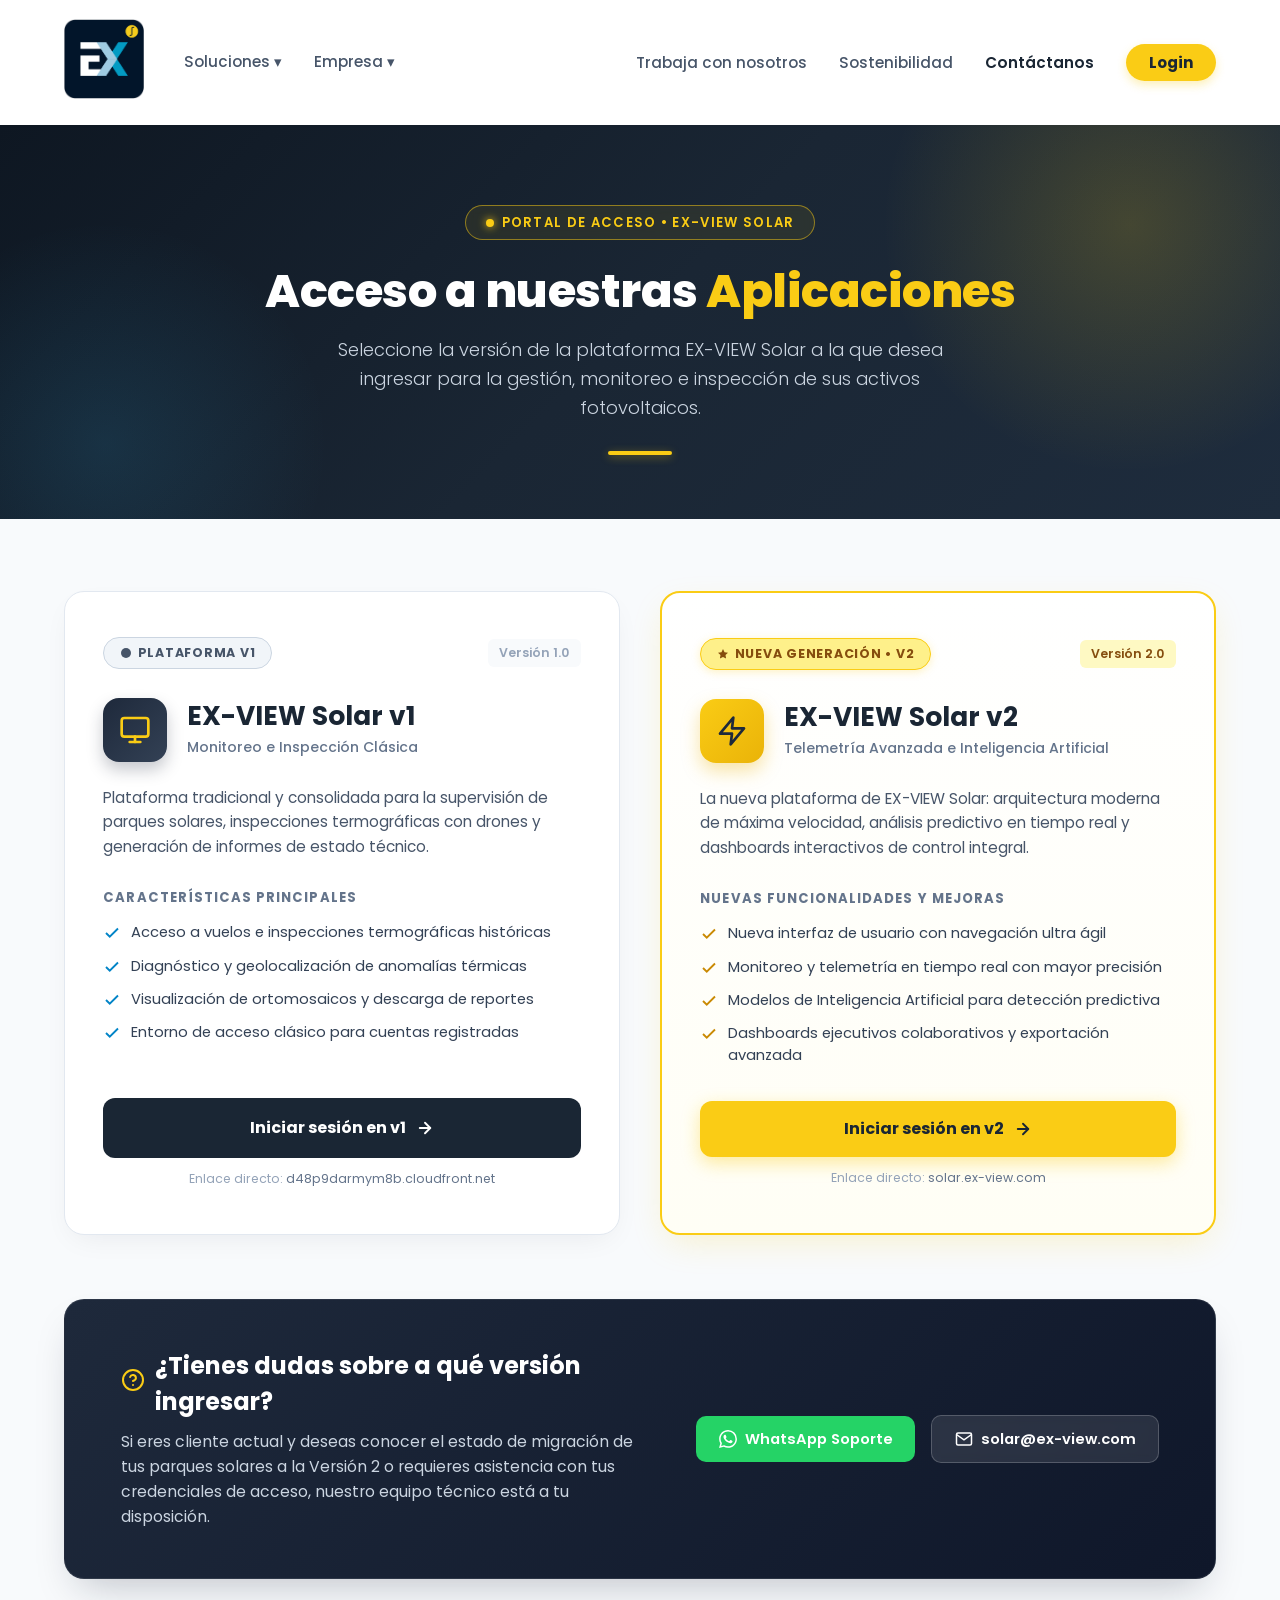
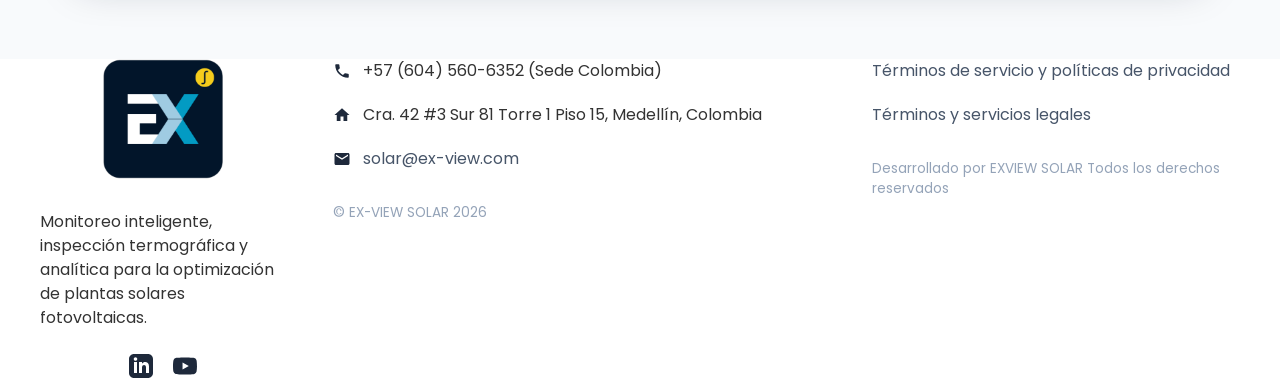
<file: aplicaciones.html>
<!DOCTYPE html>
<html lang="es">

<head>
    <meta charset="UTF-8">
    <meta name="viewport" content="width=device-width, initial-scale=1.0">
    <title>Aplicaciones y Acceso a Plataformas - Ex-view Solar</title>
    <meta name="description"
        content="Portal de acceso a las aplicaciones de EX-VIEW Solar. Inicia sesión en EX-VIEW Solar Versión 1 o en la nueva plataforma EX-VIEW Solar Versión 2.">
    <link rel="stylesheet" href="styles.css?v=20">
    <link rel="stylesheet" href="aplicaciones.css?v=1">
    <script src="script.js?v=9" defer></script>
    <link href="https://fonts.googleapis.com/css2?family=Poppins:wght@300;400;500;600;700;800&display=swap"
        rel="stylesheet">
</head>

<body>
    <!-- HEADER -->
    <header>
        <div class="header-left">
            <div class="logo">
                <a href="/">
                    <img src="media/logo-nav.png" alt="Ex-view Solar Logo" class="nav-logo">
                </a>
            </div>
            <nav class="nav-left">
                <ul>
                    <li class="nav-dropdown">
                        <a href="javascript:void(0)" class="dropdown-toggle">Soluciones <span class="arrow">▾</span></a>
                        <div class="dropdown-content">
                            <a href="/#productos">Thermoscope</a>
                            <a href="/#sentinel">Sentinel</a>
                            <a href="pathfinder">Pathfinder</a>
                        </div>
                    </li>
                    <li class="nav-dropdown">
                        <a href="javascript:void(0)" class="dropdown-toggle">Empresa <span class="arrow">▾</span></a>
                        <div class="dropdown-content">
                            <a href="nosotros">Acerca de nosotros</a>
                            <a href="nosotros#valores">Nuestros valores</a>
                            <a href="nosotros#equipo">Nuestro equipo</a>
                            <a href="nosotros#presencia">Presencia internacional</a>
                        </div>
                    </li>
                </ul>
            </nav>
        </div>
        <nav class="nav-right">
            <ul>
                <li><a href="trabaja-con-nosotros">Trabaja con nosotros</a></li>
                <li><a href="sostenibilidad">Sostenibilidad</a></li>
                <li><a href="contacto?tab=agendar" class="btn-demo">Contáctanos</a></li>
                <li><a href="aplicaciones" class="btn-nav-login">Login</a></li>
            </ul>
        </nav>
    </header>

    <main>
        <!-- HERO -->
        <section class="apps-hero">
            <div class="apps-hero-inner">
                <div class="apps-eyebrow">
                    <span class="apps-eyebrow-dot"></span>
                    <span>Portal de Acceso • EX-VIEW Solar</span>
                </div>
                <h1>Acceso a nuestras <span class="highlight">Aplicaciones</span></h1>
                <p class="subtitle">
                    Seleccione la versión de la plataforma EX-VIEW Solar a la que desea ingresar para la gestión,
                    monitoreo e inspección de sus activos fotovoltaicos.
                </p>
                <div class="apps-yellow-bar"></div>
            </div>
        </section>

        <!-- SECCIÓN DE APLICACIONES -->
        <section class="apps-section">
            <div class="apps-container">
                <div class="apps-grid">

                    <!-- TARJETA VERSIÓN 1 -->
                    <div class="app-card">
                        <div>
                            <div class="app-badge-wrapper">
                                <span class="app-badge badge-v1">
                                    <svg width="12" height="12" viewBox="0 0 24 24" fill="currentColor">
                                        <circle cx="12" cy="12" r="10" />
                                    </svg>
                                    Plataforma v1
                                </span>
                                <span class="app-version-chip">Versión 1.0</span>
                            </div>

                            <div class="app-header">
                                <div class="app-icon icon-v1">
                                    <svg viewBox="0 0 24 24" fill="none" stroke="currentColor" stroke-width="2"
                                        stroke-linecap="round" stroke-linejoin="round">
                                        <rect x="2" y="3" width="20" height="14" rx="2" ry="2" />
                                        <line x1="8" y1="21" x2="16" y2="21" />
                                        <line x1="12" y1="17" x2="12" y2="21" />
                                    </svg>
                                </div>
                                <div class="app-titles">
                                    <h2>EX-VIEW Solar v1</h2>
                                    <span class="app-subtitle">Monitoreo e Inspección Clásica</span>
                                </div>
                            </div>

                            <p class="app-description">
                                Plataforma tradicional y consolidada para la supervisión de parques solares, inspecciones
                                termográficas con drones y generación de informes de estado técnico.
                            </p>

                            <div class="app-features-title">Características principales</div>
                            <ul class="app-features features-v1">
                                <li>
                                    <svg viewBox="0 0 24 24" fill="none" stroke="currentColor" stroke-width="2.5">
                                        <polyline points="20 6 9 17 4 12" />
                                    </svg>
                                    <span>Acceso a vuelos e inspecciones termográficas históricas</span>
                                </li>
                                <li>
                                    <svg viewBox="0 0 24 24" fill="none" stroke="currentColor" stroke-width="2.5">
                                        <polyline points="20 6 9 17 4 12" />
                                    </svg>
                                    <span>Diagnóstico y geolocalización de anomalías térmicas</span>
                                </li>
                                <li>
                                    <svg viewBox="0 0 24 24" fill="none" stroke="currentColor" stroke-width="2.5">
                                        <polyline points="20 6 9 17 4 12" />
                                    </svg>
                                    <span>Visualización de ortomosaicos y descarga de reportes</span>
                                </li>
                                <li>
                                    <svg viewBox="0 0 24 24" fill="none" stroke="currentColor" stroke-width="2.5">
                                        <polyline points="20 6 9 17 4 12" />
                                    </svg>
                                    <span>Entorno de acceso clásico para cuentas registradas</span>
                                </li>
                            </ul>
                        </div>

                        <div class="app-action">
                            <a href="https://d48p9darmym8b.cloudfront.net" target="_blank" rel="noopener noreferrer"
                                class="btn-app-login btn-app-v1">
                                <span>Iniciar sesión en v1</span>
                                <svg viewBox="0 0 24 24" fill="none" stroke="currentColor" stroke-width="2.5"
                                    stroke-linecap="round" stroke-linejoin="round">
                                    <line x1="5" y1="12" x2="19" y2="12" />
                                    <polyline points="12 5 19 12 12 19" />
                                </svg>
                            </a>
                            <div class="app-url-caption">
                                Enlace directo: <a href="https://d48p9darmym8b.cloudfront.net" target="_blank"
                                    rel="noopener noreferrer">d48p9darmym8b.cloudfront.net</a>
                            </div>
                        </div>
                    </div>

                    <!-- TARJETA VERSIÓN 2 (NUEVA GENERACIÓN) -->
                    <div class="app-card featured">
                        <div>
                            <div class="app-badge-wrapper">
                                <span class="app-badge badge-v2">
                                    <svg width="12" height="12" viewBox="0 0 24 24" fill="currentColor">
                                        <path
                                            d="M12 2l3.09 6.26L22 9.27l-5 4.87 1.18 6.88L12 17.77l-6.18 3.25L7 14.14 2 9.27l6.91-1.01L12 2z" />
                                    </svg>
                                    Nueva Generación • v2
                                </span>
                                <span class="app-version-chip" style="color: #854d0e; background: #fef9c3;">Versión 2.0</span>
                            </div>

                            <div class="app-header">
                                <div class="app-icon icon-v2">
                                    <svg viewBox="0 0 24 24" fill="none" stroke="currentColor" stroke-width="2"
                                        stroke-linecap="round" stroke-linejoin="round">
                                        <polygon points="13 2 3 14 12 14 11 22 21 10 12 10 13 2" />
                                    </svg>
                                </div>
                                <div class="app-titles">
                                    <h2>EX-VIEW Solar v2</h2>
                                    <span class="app-subtitle">Telemetría Avanzada e Inteligencia Artificial</span>
                                </div>
                            </div>

                            <p class="app-description">
                                La nueva plataforma de EX-VIEW Solar: arquitectura moderna de máxima velocidad, análisis
                                predictivo en tiempo real y dashboards interactivos de control integral.
                            </p>

                            <div class="app-features-title">Nuevas funcionalidades y mejoras</div>
                            <ul class="app-features features-v2">
                                <li>
                                    <svg viewBox="0 0 24 24" fill="none" stroke="currentColor" stroke-width="2.5">
                                        <polyline points="20 6 9 17 4 12" />
                                    </svg>
                                    <span>Nueva interfaz de usuario con navegación ultra ágil</span>
                                </li>
                                <li>
                                    <svg viewBox="0 0 24 24" fill="none" stroke="currentColor" stroke-width="2.5">
                                        <polyline points="20 6 9 17 4 12" />
                                    </svg>
                                    <span>Monitoreo y telemetría en tiempo real con mayor precisión</span>
                                </li>
                                <li>
                                    <svg viewBox="0 0 24 24" fill="none" stroke="currentColor" stroke-width="2.5">
                                        <polyline points="20 6 9 17 4 12" />
                                    </svg>
                                    <span>Modelos de Inteligencia Artificial para detección predictiva</span>
                                </li>
                                <li>
                                    <svg viewBox="0 0 24 24" fill="none" stroke="currentColor" stroke-width="2.5">
                                        <polyline points="20 6 9 17 4 12" />
                                    </svg>
                                    <span>Dashboards ejecutivos colaborativos y exportación avanzada</span>
                                </li>
                            </ul>
                        </div>

                        <div class="app-action">
                            <a href="https://solar.ex-view.com" target="_blank" rel="noopener noreferrer"
                                class="btn-app-login btn-app-v2">
                                <span>Iniciar sesión en v2</span>
                                <svg viewBox="0 0 24 24" fill="none" stroke="currentColor" stroke-width="2.5"
                                    stroke-linecap="round" stroke-linejoin="round">
                                    <line x1="5" y1="12" x2="19" y2="12" />
                                    <polyline points="12 5 19 12 12 19" />
                                </svg>
                            </a>
                            <div class="app-url-caption">
                                Enlace directo: <a href="https://solar.ex-view.com" target="_blank"
                                    rel="noopener noreferrer">solar.ex-view.com</a>
                            </div>
                        </div>
                    </div>

                </div>

                <!-- CAJA DE SOPORTE Y CONTACTO -->
                <div class="apps-support-card">
                    <div class="apps-support-content">
                        <h3>
                            <span class="question-icon">
                                <svg width="24" height="24" viewBox="0 0 24 24" fill="none" stroke="currentColor"
                                    stroke-width="2" stroke-linecap="round" stroke-linejoin="round">
                                    <circle cx="12" cy="12" r="10" />
                                    <path d="M9.09 9a3 3 0 0 1 5.83 1c0 2-3 3-3 3" />
                                    <line x1="12" y1="17" x2="12.01" y2="17" />
                                </svg>
                            </span>
                            ¿Tienes dudas sobre a qué versión ingresar?
                        </h3>
                        <p>
                            Si eres cliente actual y deseas conocer el estado de migración de tus parques solares a la
                            Versión 2 o requieres asistencia con tus credenciales de acceso, nuestro equipo técnico está a tu
                            disposición.
                        </p>
                    </div>
                    <div class="apps-support-actions">
                        <a href="https://wa.me/573332915577" target="_blank" rel="noopener noreferrer"
                            class="btn-support-contact btn-support-ws">
                            <svg viewBox="0 0 24 24" fill="currentColor">
                                <path
                                    d="M17.472 14.382c-.297-.149-1.758-.867-2.03-.967-.273-.099-.471-.148-.67.15-.197.297-.767.966-.94 1.164-.173.199-.347.223-.644.075-.297-.15-1.255-.463-2.39-1.475-.883-.788-1.48-1.761-1.653-2.059-.173-.297-.018-.458.13-.606.134-.133.298-.347.446-.52.149-.174.198-.298.298-.497.099-.198.05-.371-.025-.52-.075-.149-.669-1.612-.916-2.207-.242-.579-.487-.5-.669-.51-.173-.008-.371-.01-.57-.01-.198 0-.52.074-.792.372-.272.297-1.04 1.016-1.04 2.479 0 1.462 1.065 2.875 1.213 3.074.149.198 2.096 3.2 5.077 4.487.709.306 1.262.489 1.694.625.712.227 1.36.195 1.871.118.571-.085 1.758-.719 2.006-1.413.248-.694.248-1.289.173-1.413-.074-.124-.272-.198-.57-.347m-5.421 7.403h-.004a9.87 9.87 0 01-5.031-1.378l-.361-.214-3.741.982.998-3.648-.235-.374a9.86 9.86 0 01-1.51-5.26c.001-5.45 4.436-9.884 9.888-9.884 2.64 0 5.122 1.03 6.988 2.898a9.825 9.825 0 012.893 6.994c-.003 5.45-4.437 9.884-9.885 9.884m8.413-18.297A11.815 11.815 0 0012.05 0C5.495 0 .16 5.335.157 11.892c0 2.096.547 4.142 1.588 5.945L.057 24l6.305-1.654a11.882 11.882 0 005.683 1.448h.005c6.554 0 11.89-5.335 11.893-11.893a11.821 11.821 0 00-3.48-8.413z" />
                            </svg>
                            <span>WhatsApp Soporte</span>
                        </a>
                        <a href="mailto:solar@ex-view.com" class="btn-support-contact btn-support-mail">
                            <svg viewBox="0 0 24 24" fill="none" stroke="currentColor" stroke-width="2">
                                <path
                                    d="M4 4h16c1.1 0 2 .9 2 2v12c0 1.1-.9 2-2 2H4c-1.1 0-2-.9-2-2V6c0-1.1.9-2 2-2z" />
                                <polyline points="22,6 12,13 2,6" />
                            </svg>
                            <span>solar@ex-view.com</span>
                        </a>
                    </div>
                </div>

            </div>
        </section>
    </main>

    <!-- FOOTER -->
    <footer>
        <div class="footer-container">
            <!-- Left: Brand -->
            <div class="footer-brand">
                <a href="/">
                    <img src="media/logo-nav.png" alt="Ex-view Solar Logo" class="footer-logo">
                </a>
                <p>Monitoreo inteligente, inspección termográfica y analítica para la optimización de plantas solares fotovoltaicas.</p>
                <div class="footer-social">
                    <a href="https://www.linkedin.com/company/ebedix/" aria-label="LinkedIn" target="_blank">
                        <svg viewBox="0 0 24 24" fill="currentColor" width="24" height="24">
                            <path
                                d="M19 0h-14c-2.761 0-5 2.239-5 5v14c0 2.761 2.239 5 5 5h14c2.762 0 5-2.239 5-5v-14c0-2.761-2.238-5-5-5zm-11 19h-3v-11h3v11zm-1.5-12.268c-.966 0-1.75-.79-1.75-1.764s.784-1.764 1.75-1.764 1.75.79 1.75 1.764-.783 1.764-1.75 1.764zm13.5 12.268h-3v-5.604c0-3.368-4-3.113-4 0v5.604h-3v-11h3v1.765c1.396-2.586 7-2.777 7 2.476v6.759z" />
                        </svg>
                    </a>
                    <a href="https://www.youtube.com/@ebedix" aria-label="YouTube" target="_blank">
                        <svg viewBox="0 0 24 24" fill="currentColor" width="24" height="24">
                            <path
                                d="M23.498 6.186a3.016 3.016 0 0 0-2.122-2.136C19.505 3.5 12 3.5 12 3.5s-7.505 0-9.377.55a3.016 3.016 0 0 0-2.122 2.136C0 8.07 0 12 0 12s0 3.93.501 5.814a3.016 3.016 0 0 0 2.122 2.136c1.871.55 9.377.55 9.377.55s7.505 0 9.377-.55a3.016 3.016 0 0 0 2.122-2.136C24 15.93 24 12 24 12s0-3.93-.502-5.814zM9.545 15.568V8.432L15.818 12l-6.273 3.568z" />
                        </svg>
                    </a>
                </div>
            </div>

            <!-- Middle: Info -->
            <div class="footer-info">
                <ul>
                    <li>
                        <span class="icon">
                            <svg width="18" height="18" viewBox="0 0 24 24" fill="currentColor">
                                <path
                                    d="M6.62 10.79c1.44 2.83 3.76 5.15 6.59 6.59l2.2-2.2c.27-.27.67-.36 1.02-.24 1.12.37 2.33.57 3.57.57.55 0 1 .45 1 1V20c0 .55-.45 1-1 1-9.39 0-17-7.61-17-17 0-.55.45-1 1-1h3.5c.55 0 1 .45 1 1 0 1.25.2 2.45.57 3.57.11.35.03.74-.25 1.02l-2.2 2.2z" />
                            </svg>
                        </span>
                        +57 (604) 560-6352 (Sede Colombia)
                    </li>
                    <li>
                        <span class="icon">
                            <svg width="18" height="18" viewBox="0 0 24 24" fill="currentColor">
                                <path d="M10 20v-6h4v6h5v-8h3L12 3 2 12h3v8z" />
                            </svg>
                        </span>
                        Cra. 42 #3 Sur 81 Torre 1 Piso 15, Medellín, Colombia
                    </li>
                    <li>
                        <span class="icon">
                            <svg width="18" height="18" viewBox="0 0 24 24" fill="currentColor">
                                <path
                                    d="M20 4H4c-1.1 0-1.99.9-1.99 2L2 18c0 1.1.9 2 2 2h16c1.1 0 2-.9 2-2V6c0-1.1-.9-2-2-2zm0 4l-8 5-8-5V6l8 5 8-5v2z" />
                            </svg>
                        </span>
                        <a href="javascript:void(0)"
                            onclick="const el = this; navigator.clipboard.writeText('solar@ex-view.com').then(() => { el.textContent = '¡Copiado!'; setTimeout(() => el.textContent = 'solar@ex-view.com', 2000); })">solar@ex-view.com</a>
                    </li>
                </ul>
                <p class="copyright">&copy; EX-VIEW SOLAR 2026</p>
            </div>

            <!-- Right: Legal -->
            <div class="footer-legal">
                <ul>
                    <li><a href="politicas">Términos de servicio y políticas de privacidad</a></li>
                    <li><a href="legal">Términos y servicios legales</a></li>
                </ul>
                <p class="dev-credits">Desarrollado por EXVIEW SOLAR Todos los derechos reservados</p>
            </div>
        </div>
    </footer>
</body>

</html>
</file>
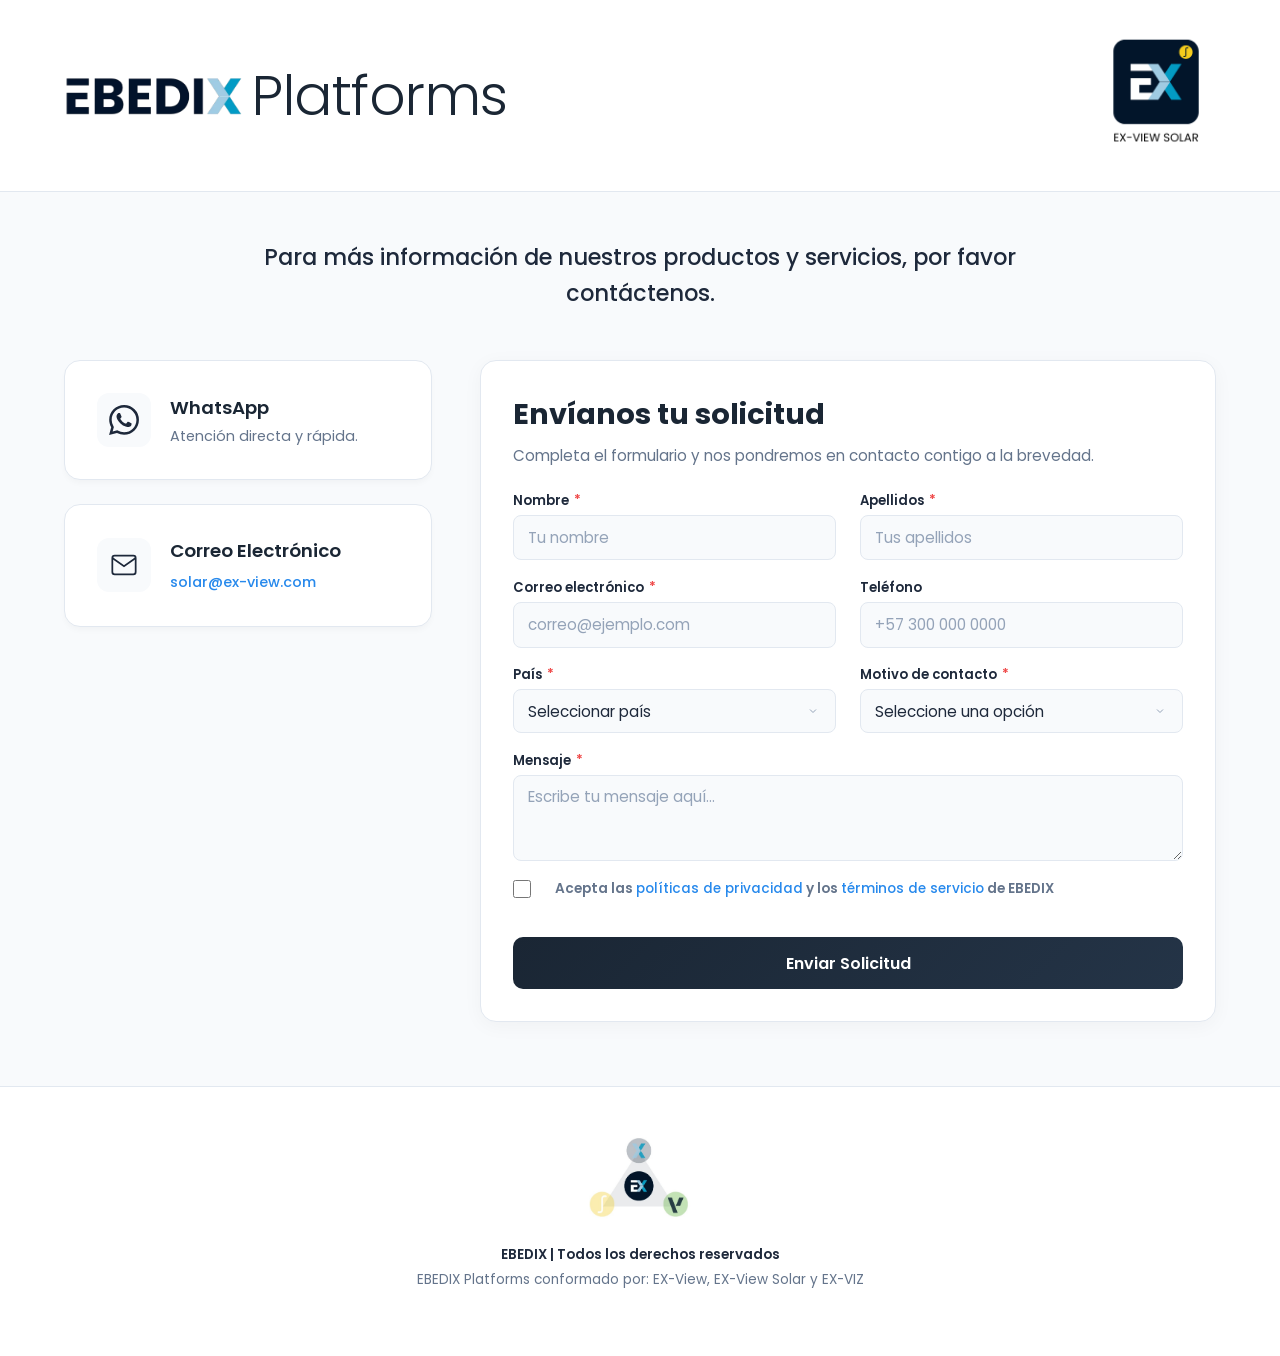
<file: contacto.html>
<!DOCTYPE html>
<html lang="es">

<head>
    <meta charset="UTF-8">
    <meta name="viewport" content="width=device-width, initial-scale=1.0">
    <title>Contacto - EBEDIX Platforms</title>
    <meta name="description"
        content="Contacta a EBEDIX Platforms. Envía una solicitud o comunícate por WhatsApp con nuestro equipo.">
    <link rel="stylesheet" href="contacto.css?v=2">
    <script src="contacto.js?v=2" defer></script>
    <link href="https://fonts.googleapis.com/css2?family=Poppins:wght@300;400;500;600;700;800&display=swap"
        rel="stylesheet">
</head>

<body>
    <div class="contact-page">
        <!-- HEADER -->
        <header class="contact-header-top">
            <div class="contact-brand-title">
                <img src="media/ebedix.webp" alt="EBEDIX" class="brand-logo-img">
                <span class="brand-platforms">Platforms</span>
            </div>
            <div class="contact-header-badge">
                <a href="/">
                    <img src="media/Exviewsolarlogo.png" alt="EX-VIEW SOLAR">
                </a>
            </div>
        </header>

        <!-- MAIN TITLE -->
        <div class="contact-intro">
            <h1 class="contact-welcome">Para más información de nuestros productos y servicios, por favor contáctenos.</h1>
        </div>

        <!-- TWO COLUMN LAYOUT -->
        <main class="contact-main-grid">
            <!-- LEFT COLUMN: DIRECT CONTACT -->
            <section class="contact-left-column">
                <a href="https://wa.me/573332915577" target="_blank" rel="noopener noreferrer" class="direct-contact-card whatsapp-card">
                    <div class="card-icon-wrapper whatsapp-icon">
                        <svg viewBox="0 0 24 24" xmlns="http://www.w3.org/2000/svg">
                            <path
                                d="M17.472 14.382c-.297-.149-1.758-.867-2.03-.967-.273-.099-.471-.148-.67.15-.197.297-.767.966-.94 1.164-.173.199-.347.223-.644.075-.297-.15-1.255-.463-2.39-1.475-.883-.788-1.48-1.761-1.653-2.059-.173-.297-.018-.458.13-.606.134-.133.298-.347.446-.52.149-.174.198-.298.298-.497.099-.198.05-.371-.025-.52-.075-.149-.669-1.612-.916-2.207-.242-.579-.487-.5-.669-.51-.173-.008-.371-.01-.57-.01-.198 0-.52.074-.792.372-.272.297-1.04 1.016-1.04 2.479 0 1.462 1.065 2.875 1.213 3.074.149.198 2.096 3.2 5.077 4.487.709.306 1.262.489 1.694.625.712.227 1.36.195 1.871.118.571-.085 1.758-.719 2.006-1.413.248-.694.248-1.289.173-1.413-.074-.124-.272-.198-.57-.347m-5.421 7.403h-.004a9.87 9.87 0 01-5.031-1.378l-.361-.214-3.741.982.998-3.648-.235-.374a9.86 9.86 0 01-1.51-5.26c.001-5.45 4.436-9.884 9.888-9.884 2.64 0 5.122 1.03 6.988 2.898a9.825 9.825 0 012.893 6.994c-.003 5.45-4.437 9.884-9.885 9.884m8.413-18.297A11.815 11.815 0 0012.05 0C5.495 0 .16 5.335.157 11.892c0 2.096.547 4.142 1.588 5.945L.057 24l6.305-1.654a11.882 11.882 0 005.683 1.448h.005c6.554 0 11.89-5.335 11.893-11.893a11.821 11.821 0 00-3.48-8.413z" />
                        </svg>
                    </div>
                    <div class="card-content">
                        <h3>WhatsApp</h3>
                        <p>Atención directa y rápida.</p>
                    </div>
                    <div class="card-arrow">
                        <svg viewBox="0 0 24 24" fill="none" stroke="currentColor" stroke-width="2">
                            <path d="M5 12h14M12 5l7 7-7 7" />
                        </svg>
                    </div>
                </a>

                <div class="direct-contact-card email-card" id="email-card" role="button" tabindex="0" style="cursor: pointer;">
                    <div class="card-icon-wrapper email-icon">
                        <svg viewBox="0 0 24 24" fill="none" stroke="currentColor" stroke-width="2">
                            <path d="M4 4h16c1.1 0 2 .9 2 2v12c0 1.1-.9 2-2 2H4c-1.1 0-2-.9-2-2V6c0-1.1.9-2 2-2z" />
                            <polyline points="22,6 12,13 2,6" />
                        </svg>
                    </div>
                    <div class="card-content">
                        <h3>Correo Electrónico</h3>
                        <p class="email-address" id="email-address-text">solar@ex-view.com</p>
                    </div>
                    <div class="card-arrow">
                        <svg viewBox="0 0 24 24" fill="none" stroke="currentColor" stroke-width="2">
                            <path d="M5 12h14M12 5l7 7-7 7" />
                        </svg>
                    </div>
                </div>
            </section>

            <!-- RIGHT COLUMN: FORM -->
            <section class="contact-right-column">
                <div class="contact-form-card">
                    <h2 class="contact-form-title">Envíanos tu solicitud</h2>
                    <p class="contact-form-subtitle">Completa el formulario y nos pondremos en contacto contigo a la brevedad.</p>

                    <form id="contact-form" novalidate>
                        <div class="contact-form-grid">
                            <!-- Nombre -->
                            <div class="contact-field" data-required="true">
                                <label for="contact-nombre">Nombre <span class="required">*</span></label>
                                <input type="text" id="contact-nombre" name="nombre" placeholder="Tu nombre"
                                    autocomplete="given-name">
                                <div class="field-error">
                                    <svg viewBox="0 0 24 24" fill="none" stroke="currentColor" stroke-width="2">
                                        <circle cx="12" cy="12" r="10" />
                                        <line x1="12" y1="8" x2="12" y2="12" />
                                        <line x1="12" y1="16" x2="12.01" y2="16" />
                                    </svg>
                                    Este campo es obligatorio
                                </div>
                            </div>

                            <!-- Apellidos -->
                            <div class="contact-field" data-required="true">
                                <label for="contact-apellidos">Apellidos <span class="required">*</span></label>
                                <input type="text" id="contact-apellidos" name="apellidos" placeholder="Tus apellidos"
                                    autocomplete="family-name">
                                <div class="field-error">
                                    <svg viewBox="0 0 24 24" fill="none" stroke="currentColor" stroke-width="2">
                                        <circle cx="12" cy="12" r="10" />
                                        <line x1="12" y1="8" x2="12" y2="12" />
                                        <line x1="12" y1="16" x2="12.01" y2="16" />
                                    </svg>
                                    Este campo es obligatorio
                                </div>
                            </div>

                            <!-- Correo electrónico -->
                            <div class="contact-field" data-required="true" data-type="email">
                                <label for="contact-email">Correo electrónico <span class="required">*</span></label>
                                <input type="email" id="contact-email" name="email" placeholder="correo@ejemplo.com"
                                    autocomplete="email">
                                <div class="field-error">
                                    <svg viewBox="0 0 24 24" fill="none" stroke="currentColor" stroke-width="2">
                                        <circle cx="12" cy="12" r="10" />
                                        <line x1="12" y1="8" x2="12" y2="12" />
                                        <line x1="12" y1="16" x2="12.01" y2="16" />
                                    </svg>
                                    <span class="error-text">Este campo es obligatorio</span>
                                </div>
                            </div>

                            <!-- Teléfono -->
                            <div class="contact-field">
                                <label for="contact-telefono">Teléfono</label>
                                <input type="tel" id="contact-telefono" name="telefono" placeholder="+57 300 000 0000"
                                    autocomplete="tel">
                            </div>

                            <!-- País -->
                            <div class="contact-field" data-required="true">
                                <label for="contact-pais">País <span class="required">*</span></label>
                                <div class="select-wrapper">
                                    <select id="contact-pais" name="pais">
                                        <option value="" disabled selected>Seleccionar país</option>
                                        <option value="Colombia">Colombia</option>
                                        <option value="México">México</option>
                                        <option value="Perú">Perú</option>
                                        <option value="Chile">Chile</option>
                                        <option value="Argentina">Argentina</option>
                                        <option value="España">España</option>
                                        <option value="Otro">Otro</option>
                                    </select>
                                </div>
                                <div class="field-error">
                                    <svg viewBox="0 0 24 24" fill="none" stroke="currentColor" stroke-width="2">
                                        <circle cx="12" cy="12" r="10" />
                                        <line x1="12" y1="8" x2="12" y2="12" />
                                        <line x1="12" y1="16" x2="12.01" y2="16" />
                                    </svg>
                                    Este campo es obligatorio
                                </div>
                            </div>

                            <!-- Motivo de contacto -->
                            <div class="contact-field" data-required="true">
                                <label for="contact-area">Motivo de contacto <span class="required">*</span></label>
                                <div class="select-wrapper">
                                    <select id="contact-area" name="area">
                                        <option value="" disabled selected>Seleccione una opción</option>
                                        <option value="Solicitudes de servicios">Solicitudes de servicios</option>
                                        <option value="Preguntas, quejas, reclamos y/o felicitaciones">Preguntas, quejas, reclamos y/o felicitaciones</option>
                                        <option value="Información general de EBEDIX y sus plataformas (EX-View, EX-View Solar y EX-VIZ)">Información general de EBEDIX y sus plataformas (EX-View, EX-View Solar y EX-VIZ)</option>
                                        <option value="Financiero">Financiero</option>
                                    </select>
                                </div>
                                <div class="field-error">
                                    <svg viewBox="0 0 24 24" fill="none" stroke="currentColor" stroke-width="2">
                                        <circle cx="12" cy="12" r="10" />
                                        <line x1="12" y1="8" x2="12" y2="12" />
                                        <line x1="12" y1="16" x2="12.01" y2="16" />
                                    </svg>
                                    Seleccione un motivo de contacto
                                </div>
                            </div>

                            <!-- Mensaje -->
                            <div class="contact-field full-width" data-required="true">
                                <label for="contact-mensaje">Mensaje <span class="required">*</span></label>
                                <textarea id="contact-mensaje" name="mensaje" rows="3"
                                    placeholder="Escribe tu mensaje aquí..."></textarea>
                                <div class="field-error">
                                    <svg viewBox="0 0 24 24" fill="none" stroke="currentColor" stroke-width="2">
                                        <circle cx="12" cy="12" r="10" />
                                        <line x1="12" y1="8" x2="12" y2="12" />
                                        <line x1="12" y1="16" x2="12.01" y2="16" />
                                    </svg>
                                    Escribe un mensaje para continuar
                                </div>
                            </div>

                            <!-- Consentimiento -->
                            <div class="contact-field full-width checkbox-field" data-required="true">
                                <label class="checkbox-container">
                                    <input type="checkbox" id="contact-consentimiento" name="consentimiento">
                                    <span class="checkmark"></span>
                                    <span class="checkbox-text">Acepta las <a href="#">políticas de privacidad</a> y los <a
                                            href="#">términos de servicio</a> de EBEDIX</span>
                                </label>
                                <div class="field-error">
                                    <svg viewBox="0 0 24 24" fill="none" stroke="currentColor" stroke-width="2">
                                        <circle cx="12" cy="12" r="10" />
                                        <line x1="12" y1="8" x2="12" y2="12" />
                                        <line x1="12" y1="16" x2="12.01" y2="16" />
                                    </svg>
                                    Debes aceptar las políticas para continuar
                                </div>
                            </div>

                            <!-- Botón Submit -->
                            <div class="contact-submit-wrapper full-width">
                                <button type="submit" class="contact-submit-btn" id="contact-submit-btn">
                                    <span>Enviar Solicitud</span>
                                    <div class="submit-spinner"></div>
                                </button>
                            </div>
                        </div>
                    </form>

                    <!-- Success Message -->
                    <div class="contact-success-message" id="contact-success">
                        <div class="success-icon">
                            <svg viewBox="0 0 24 24" fill="none" stroke="currentColor" stroke-width="2">
                                <path d="M22 11.08V12a10 10 0 1 1-5.93-9.14" />
                                <polyline points="22 4 12 14.01 9 11.01" />
                            </svg>
                        </div>
                        <h3>¡Mensaje enviado con éxito!</h3>
                        <p>Gracias por contactarnos. Hemos recibido tu solicitud y un asesor de EBEDIX se pondrá en
                            contacto contigo lo más pronto posible.</p>
                        <button class="btn-new-request" id="btn-new-request">Enviar otro mensaje</button>
                    </div>
                </div>
            </section>
        </main>

        <!-- FOOTER LOGOS -->
        <footer class="contact-footer-bottom">
            <div class="contact-header-logos">
                <img src="media/ebedixplatforms.jpeg" alt="EBEDIX Platforms" class="contact-footer-static-img">
            </div>
            <div class="contact-header-legal">
                <strong>EBEDIX | Todos los derechos reservados</strong><br>
                EBEDIX Platforms conformado por: EX-View, EX-View Solar y EX-VIZ
            </div>
        </footer>
    </div>
</body>

</html>
</file>
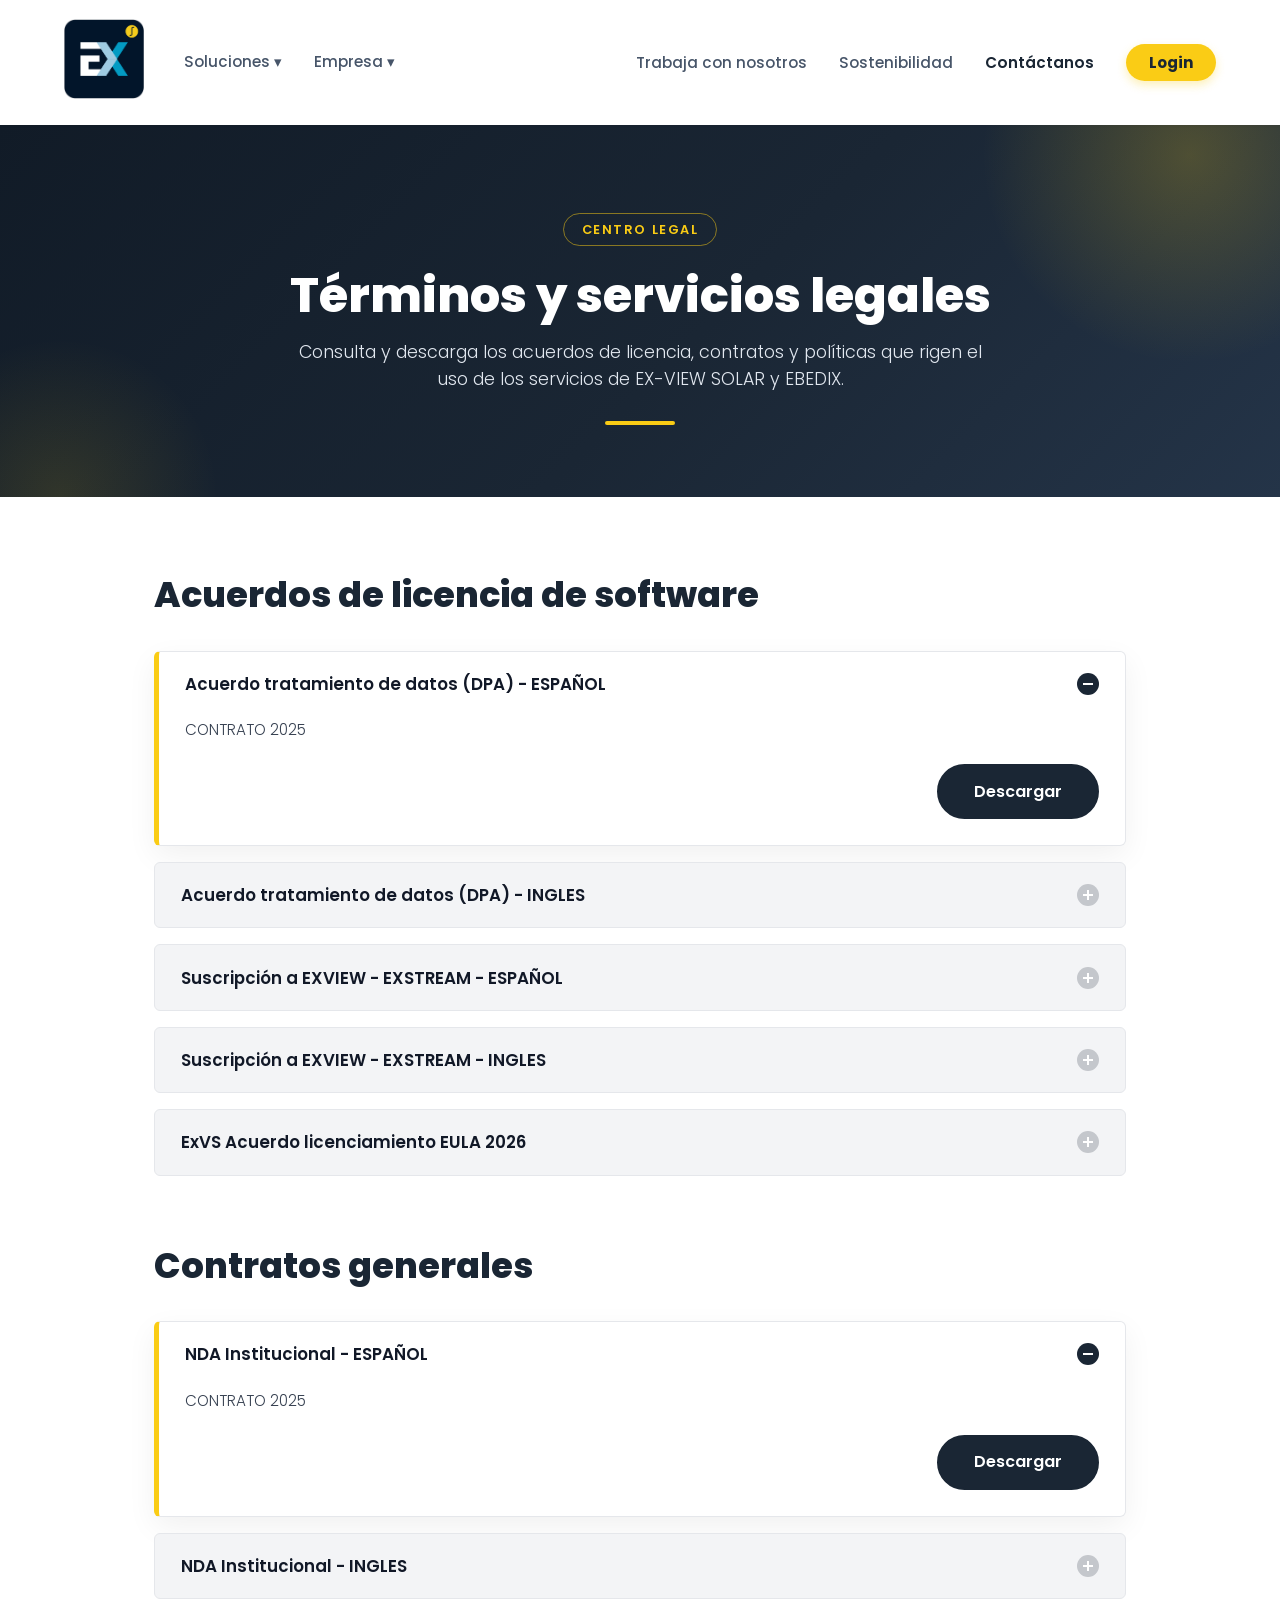
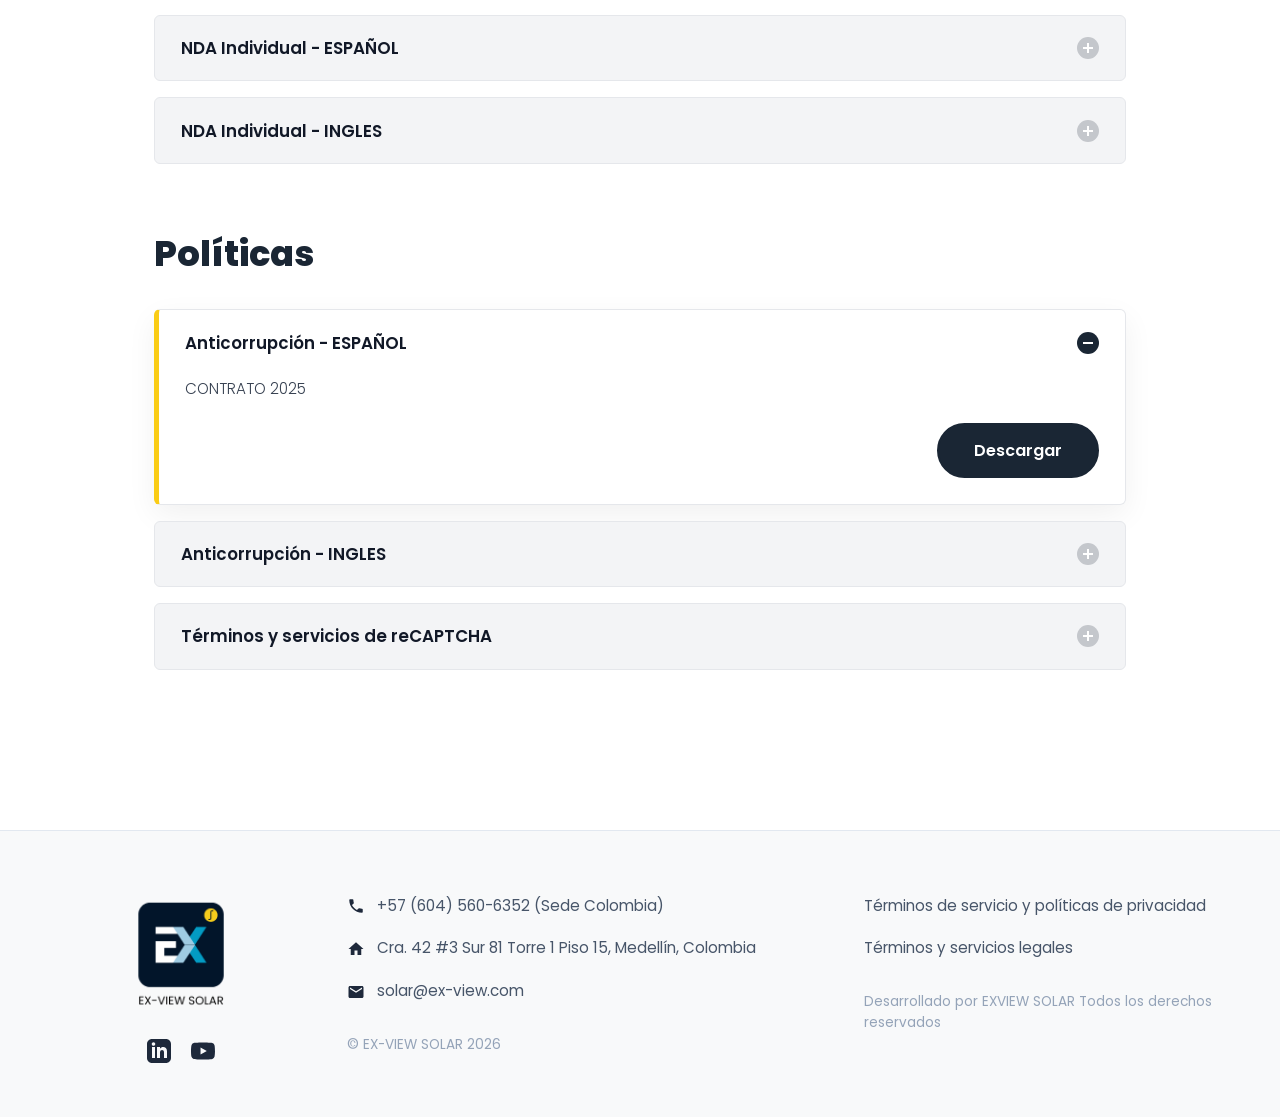
<file: legal.html>
<!DOCTYPE html>
<html lang="es">

<head>
    <meta charset="UTF-8">
    <meta name="viewport" content="width=device-width, initial-scale=1.0">
    <title>Términos y servicios legales - Ex-view Solar</title>
    <meta name="description"
        content="Acuerdos de licencia de software, contratos generales y políticas de Ex-view Solar y EBEDIX. Descarga los documentos legales en español e inglés.">
    <link rel="stylesheet" href="styles.css?v=19">
    <link rel="stylesheet" href="legal.css?v=1">
    <script src="script.js?v=9" defer></script>
    <script src="legal.js?v=1" defer></script>
    <link href="https://fonts.googleapis.com/css2?family=Poppins:wght@300;400;500;600;700;800&display=swap"
        rel="stylesheet">
</head>

<body>
    <header>
        <div class="header-left">
            <div class="logo">
                <a href="/">
                    <img src="media/logo-nav.png" alt="Ex-view Solar Logo" class="nav-logo">
                </a>
            </div>
            <nav class="nav-left">
                <ul>
                    <li class="nav-dropdown">
                        <a href="javascript:void(0)" class="dropdown-toggle">Soluciones <span class="arrow">▾</span></a>
                        <div class="dropdown-content">
                            <a href="/#productos">Thermoscope</a>
                            <a href="/#sentinel">Sentinel</a>
                            <a href="pathfinder">Pathfinder</a>
                        </div>
                    </li>
                    <li class="nav-dropdown">
                        <a href="javascript:void(0)" class="dropdown-toggle">Empresa <span class="arrow">▾</span></a>
                        <div class="dropdown-content">
                            <a href="nosotros">Acerca de nosotros</a>
                            <a href="nosotros#valores">Nuestros valores</a>
                            <a href="nosotros#equipo">Nuestro equipo</a>
                            <a href="nosotros#presencia">Presencia internacional</a>
                        </div>
                    </li>
                </ul>
            </nav>
        </div>
        <nav class="nav-right">
            <ul>
                <li><a href="trabaja-con-nosotros">Trabaja con nosotros</a></li>
                <li><a href="sostenibilidad">Sostenibilidad</a></li>
                <li><a href="contacto?tab=agendar" class="btn-demo">Contáctanos</a></li>
                <li><a href="aplicaciones" class="btn-nav-login">Login</a></li>
            </ul>
        </nav>
    </header>

    <main>
        <section class="legal-hero">
            <div class="legal-hero-inner">
                <span class="legal-eyebrow">Centro legal</span>
                <h1>Términos y servicios legales</h1>
                <p>Consulta y descarga los acuerdos de licencia, contratos y políticas que rigen el uso de los
                    servicios de EX-VIEW SOLAR y EBEDIX.</p>
                <div class="yellow-bar"></div>
            </div>
        </section>

        <div class="docs-wrapper">

            <!-- Acuerdos de licencia de software -->
            <section class="docs-group reveal" id="licencias">
                <h2 class="docs-group-title">Acuerdos de licencia de software</h2>

                <article class="doc-item open">
                    <button class="doc-toggle" aria-expanded="true">
                        <span>Acuerdo tratamiento de datos (DPA) - ESPAÑOL</span><span class="doc-icon"></span>
                    </button>
                    <div class="doc-panel"><div class="doc-panel-inner"><div class="doc-body">
                        <p class="doc-meta">Contrato 2025</p>
                        <div class="doc-actions">
                            <a class="btn-download" href="documentos/Data%20processing%20agreement%20(DPA)%20-%20SPANISH.pdf" download target="_blank" rel="noopener">Descargar</a>
                        </div>
                    </div></div></div>
                </article>

                <article class="doc-item">
                    <button class="doc-toggle" aria-expanded="false">
                        <span>Acuerdo tratamiento de datos (DPA) - INGLES</span><span class="doc-icon"></span>
                    </button>
                    <div class="doc-panel"><div class="doc-panel-inner"><div class="doc-body">
                        <p class="doc-meta">Contrato 2025</p>
                        <div class="doc-actions">
                            <a class="btn-download" href="documentos/Data%20processing%20agreement%20(DPA)-%20ENGLISH.pdf" download target="_blank" rel="noopener">Descargar</a>
                        </div>
                    </div></div></div>
                </article>

                <article class="doc-item">
                    <button class="doc-toggle" aria-expanded="false">
                        <span>Suscripción a EXVIEW - EXSTREAM - ESPAÑOL</span><span class="doc-icon"></span>
                    </button>
                    <div class="doc-panel"><div class="doc-panel-inner"><div class="doc-body">
                        <p class="doc-meta">Contrato 2025</p>
                        <div class="doc-actions">
                            <a class="btn-download" href="documentos/Suscription%20agreement%20-%20SPANISH.pdf" download target="_blank" rel="noopener">Descargar</a>
                        </div>
                    </div></div></div>
                </article>

                <article class="doc-item">
                    <button class="doc-toggle" aria-expanded="false">
                        <span>Suscripción a EXVIEW - EXSTREAM - INGLES</span><span class="doc-icon"></span>
                    </button>
                    <div class="doc-panel"><div class="doc-panel-inner"><div class="doc-body">
                        <p class="doc-meta">Contrato 2025</p>
                        <div class="doc-actions">
                            <a class="btn-download" href="documentos/Suscription%20agreement-%20ENGLISH.pdf" download target="_blank" rel="noopener">Descargar</a>
                        </div>
                    </div></div></div>
                </article>

                <article class="doc-item">
                    <button class="doc-toggle" aria-expanded="false">
                        <span>ExVS Acuerdo licenciamiento EULA 2026</span><span class="doc-icon"></span>
                    </button>
                    <div class="doc-panel"><div class="doc-panel-inner"><div class="doc-body">
                        <p class="doc-meta">Contrato 2026</p>
                        <div class="doc-actions">
                            <a class="btn-download" href="documentos/EXVS_ACUERDO_LICENCIAMIENTO_EULA_2026.pdf" download target="_blank" rel="noopener">Descargar</a>
                        </div>
                    </div></div></div>
                </article>
            </section>

            <!-- Contratos generales -->
            <section class="docs-group reveal" id="contratos">
                <h2 class="docs-group-title">Contratos generales</h2>

                <article class="doc-item open">
                    <button class="doc-toggle" aria-expanded="true">
                        <span>NDA Institucional - ESPAÑOL</span><span class="doc-icon"></span>
                    </button>
                    <div class="doc-panel"><div class="doc-panel-inner"><div class="doc-body">
                        <p class="doc-meta">Contrato 2025</p>
                        <div class="doc-actions">
                            <a class="btn-download" href="documentos/NDA-Institutional-SPANISH.pdf" download target="_blank" rel="noopener">Descargar</a>
                        </div>
                    </div></div></div>
                </article>

                <article class="doc-item">
                    <button class="doc-toggle" aria-expanded="false">
                        <span>NDA Institucional - INGLES</span><span class="doc-icon"></span>
                    </button>
                    <div class="doc-panel"><div class="doc-panel-inner"><div class="doc-body">
                        <p class="doc-meta">Contrato 2025</p>
                        <div class="doc-actions">
                            <a class="btn-download" href="documentos/NDA-Institutional-ENGLISH.pdf" download target="_blank" rel="noopener">Descargar</a>
                        </div>
                    </div></div></div>
                </article>

                <article class="doc-item">
                    <button class="doc-toggle" aria-expanded="false">
                        <span>NDA Individual - ESPAÑOL</span><span class="doc-icon"></span>
                    </button>
                    <div class="doc-panel"><div class="doc-panel-inner"><div class="doc-body">
                        <p class="doc-meta">Contrato 2025</p>
                        <div class="doc-actions">
                            <a class="btn-download" href="documentos/NDA-Individual-SPANISH.pdf" download target="_blank" rel="noopener">Descargar</a>
                        </div>
                    </div></div></div>
                </article>

                <article class="doc-item">
                    <button class="doc-toggle" aria-expanded="false">
                        <span>NDA Individual - INGLES</span><span class="doc-icon"></span>
                    </button>
                    <div class="doc-panel"><div class="doc-panel-inner"><div class="doc-body">
                        <p class="doc-meta">Contrato 2025</p>
                        <div class="doc-actions">
                            <a class="btn-download" href="documentos/NDA-Individual-ENGLISH.pdf" download target="_blank" rel="noopener">Descargar</a>
                        </div>
                    </div></div></div>
                </article>
            </section>

            <!-- Políticas -->
            <section class="docs-group reveal" id="politicas-docs">
                <h2 class="docs-group-title">Políticas</h2>

                <article class="doc-item open">
                    <button class="doc-toggle" aria-expanded="true">
                        <span>Anticorrupción - ESPAÑOL</span><span class="doc-icon"></span>
                    </button>
                    <div class="doc-panel"><div class="doc-panel-inner"><div class="doc-body">
                        <p class="doc-meta">Contrato 2025</p>
                        <div class="doc-actions">
                            <a class="btn-download" href="documentos/Anticorruption-Spanish.pdf" download target="_blank" rel="noopener">Descargar</a>
                        </div>
                    </div></div></div>
                </article>

                <article class="doc-item">
                    <button class="doc-toggle" aria-expanded="false">
                        <span>Anticorrupción - INGLES</span><span class="doc-icon"></span>
                    </button>
                    <div class="doc-panel"><div class="doc-panel-inner"><div class="doc-body">
                        <p class="doc-meta">Contrato 2025</p>
                        <div class="doc-actions">
                            <a class="btn-download" href="documentos/Anticorruption-English.pdf" download target="_blank" rel="noopener">Descargar</a>
                        </div>
                    </div></div></div>
                </article>

                <article class="doc-item">
                    <button class="doc-toggle" aria-expanded="false">
                        <span>Términos y servicios de reCAPTCHA</span><span class="doc-icon"></span>
                    </button>
                    <div class="doc-panel"><div class="doc-panel-inner"><div class="doc-body">
                        <p class="doc-desc">Este sitio está protegido por reCAPTCHA y se aplican la Política de
                            Privacidad y los Términos del Servicio de Google.</p>
                        <div class="doc-actions">
                            <a class="btn-download" href="https://policies.google.com/privacy" target="_blank" rel="noopener">Ver política</a>
                        </div>
                    </div></div></div>
                </article>
            </section>
        </div>
    </main>

    <footer id="site-footer" class="site-footer">
        <div class="footer-container">
            <!-- Left: Logo & Social -->
            <div class="footer-brand">
                <img src="media/Exviewsolarlogo.png" alt="Ex-View Solar Logo" class="footer-logo">
                <div class="footer-social">
                    <a href="https://www.linkedin.com/company/ebedix/" aria-label="LinkedIn" target="_blank">
                        <svg viewBox="0 0 24 24" fill="currentColor" width="24" height="24">
                            <path
                                d="M19 0h-14c-2.761 0-5 2.239-5 5v14c0 2.761 2.239 5 5 5h14c2.762 0 5-2.239 5-5v-14c0-2.761-2.238-5-5-5zm-11 19h-3v-11h3v11zm-1.5-12.268c-.966 0-1.75-.79-1.75-1.764s.784-1.764 1.75-1.764 1.75.79 1.75 1.764-.783 1.764-1.75 1.764zm13.5 12.268h-3v-5.604c0-3.368-4-3.113-4 0v5.604h-3v-11h3v1.765c1.396-2.586 7-2.777 7 2.476v6.759z" />
                        </svg>
                    </a>
                    <a href="https://www.youtube.com/@ebedix" aria-label="YouTube" target="_blank">
                        <svg viewBox="0 0 24 24" fill="currentColor" width="24" height="24">
                            <path
                                d="M23.498 6.186a3.016 3.016 0 0 0-2.122-2.136C19.505 3.5 12 3.5 12 3.5s-7.505 0-9.377.55a3.016 3.016 0 0 0-2.122 2.136C0 8.07 0 12 0 12s0 3.93.501 5.814a3.016 3.016 0 0 0 2.122 2.136c1.871.55 9.377.55 9.377.55s7.505 0 9.377-.55a3.016 3.016 0 0 0 2.122-2.136C24 15.93 24 12 24 12s0-3.93-.502-5.814zM9.545 15.568V8.432L15.818 12l-6.273 3.568z" />
                        </svg>
                    </a>
                </div>
            </div>

            <!-- Middle: Info -->
            <div class="footer-info">
                <ul>
                    <li>
                        <span class="icon">
                            <svg width="18" height="18" viewBox="0 0 24 24" fill="currentColor">
                                <path
                                    d="M6.62 10.79c1.44 2.83 3.76 5.15 6.59 6.59l2.2-2.2c.27-.27.67-.36 1.02-.24 1.12.37 2.33.57 3.57.57.55 0 1 .45 1 1V20c0 .55-.45 1-1 1-9.39 0-17-7.61-17-17 0-.55.45-1 1-1h3.5c.55 0 1 .45 1 1 0 1.25.2 2.45.57 3.57.11.35.03.74-.25 1.02l-2.2 2.2z" />
                            </svg>
                        </span>
                        +57 (604) 560-6352 (Sede Colombia)
                    </li>
                    <li>
                        <span class="icon">
                            <svg width="18" height="18" viewBox="0 0 24 24" fill="currentColor">
                                <path d="M10 20v-6h4v6h5v-8h3L12 3 2 12h3v8z" />
                            </svg>
                        </span>
                        Cra. 42 #3 Sur 81 Torre 1 Piso 15, Medellín, Colombia
                    </li>
                    <li>
                        <span class="icon">
                            <svg width="18" height="18" viewBox="0 0 24 24" fill="currentColor">
                                <path
                                    d="M20 4H4c-1.1 0-1.99.9-1.99 2L2 18c0 1.1.9 2 2 2h16c1.1 0 2-.9 2-2V6c0-1.1-.9-2-2-2zm0 4l-8 5-8-5V6l8 5 8-5v2z" />
                            </svg>
                        </span>
                        <a href="javascript:void(0)" onclick="const el = this; navigator.clipboard.writeText('solar@ex-view.com').then(() => { el.textContent = '¡Copiado!'; setTimeout(() => el.textContent = 'solar@ex-view.com', 2000); })">solar@ex-view.com</a>
                    </li>
                </ul>
                <p class="copyright">&copy; EX-VIEW SOLAR 2026</p>
            </div>

            <!-- Right: Legal -->
            <div class="footer-legal">
                <ul>
                    <li><a href="politicas">Términos de servicio y políticas de privacidad</a></li>
                    <li><a href="legal">Términos y servicios legales</a></li>
                </ul>
                <p class="dev-credits">Desarrollado por EXVIEW SOLAR Todos los derechos reservados</p>
            </div>
        </div>
    </footer>

</body>

</html>
</file>
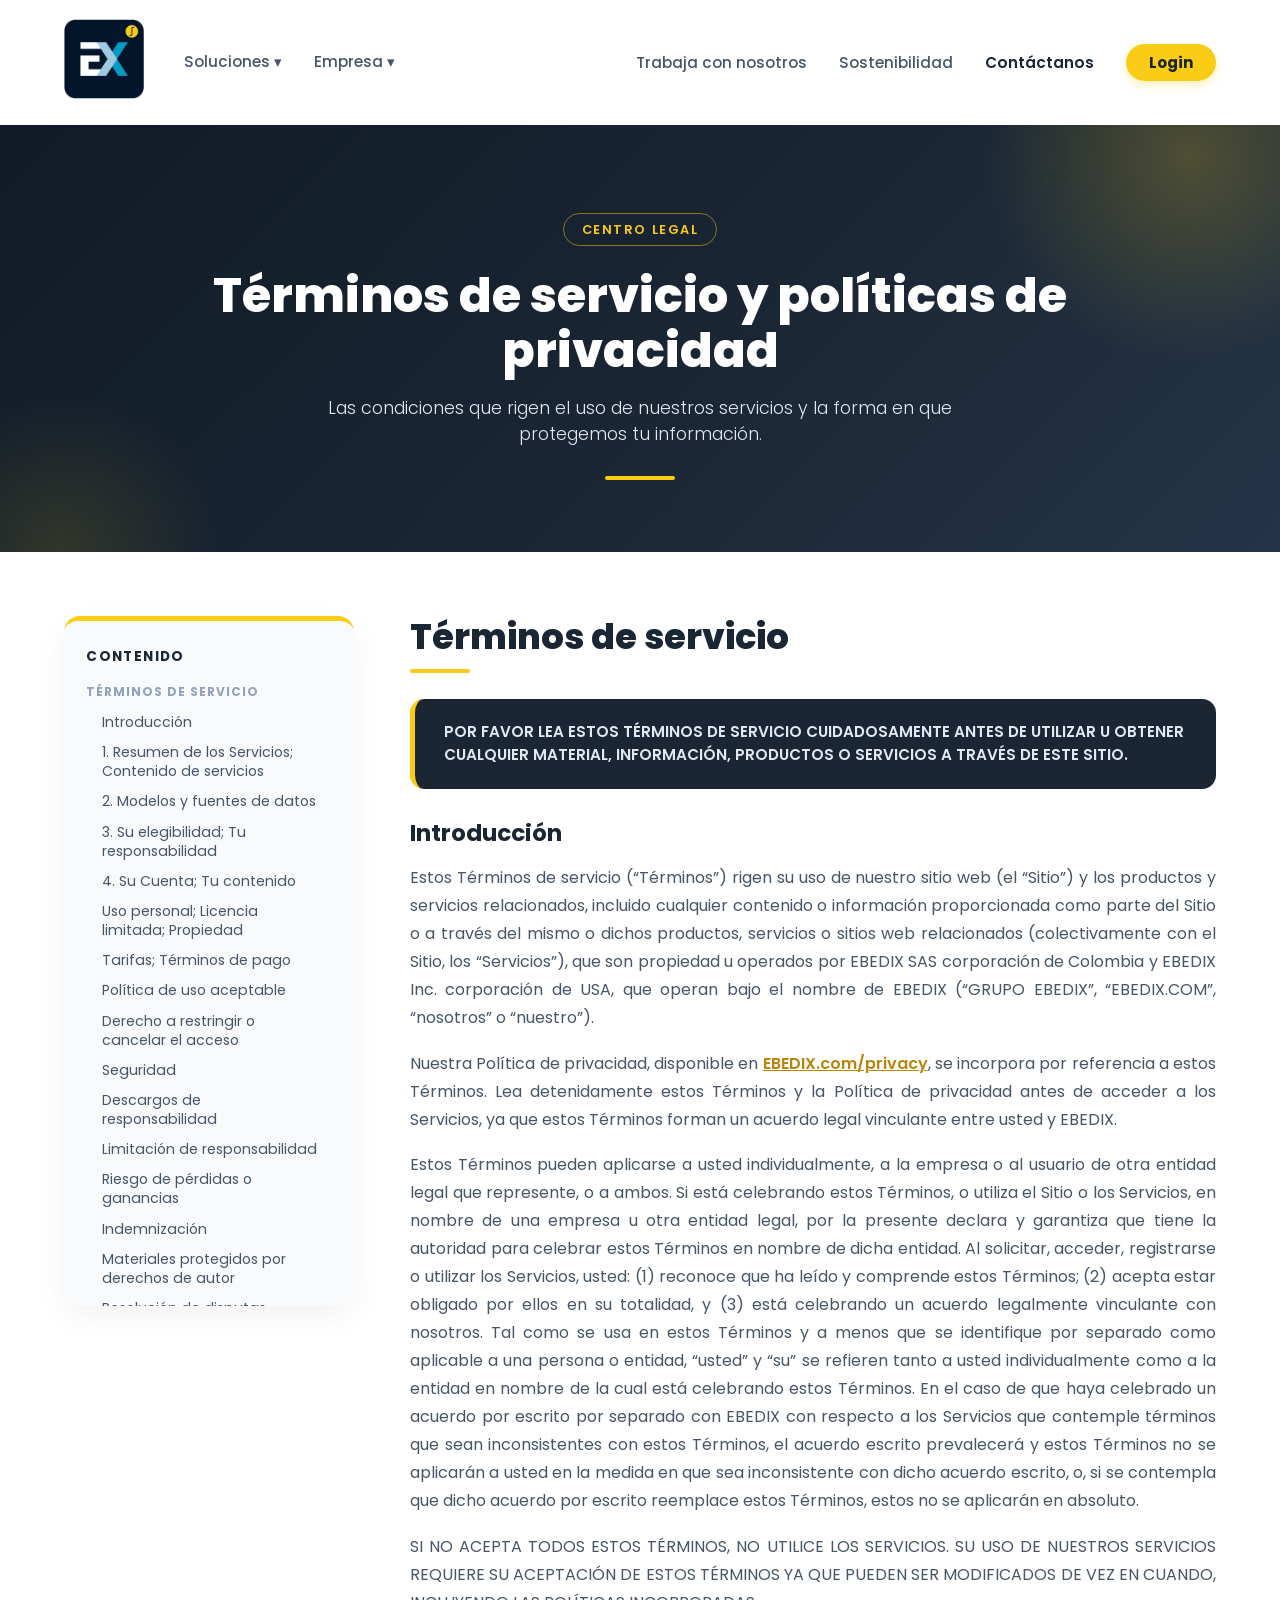
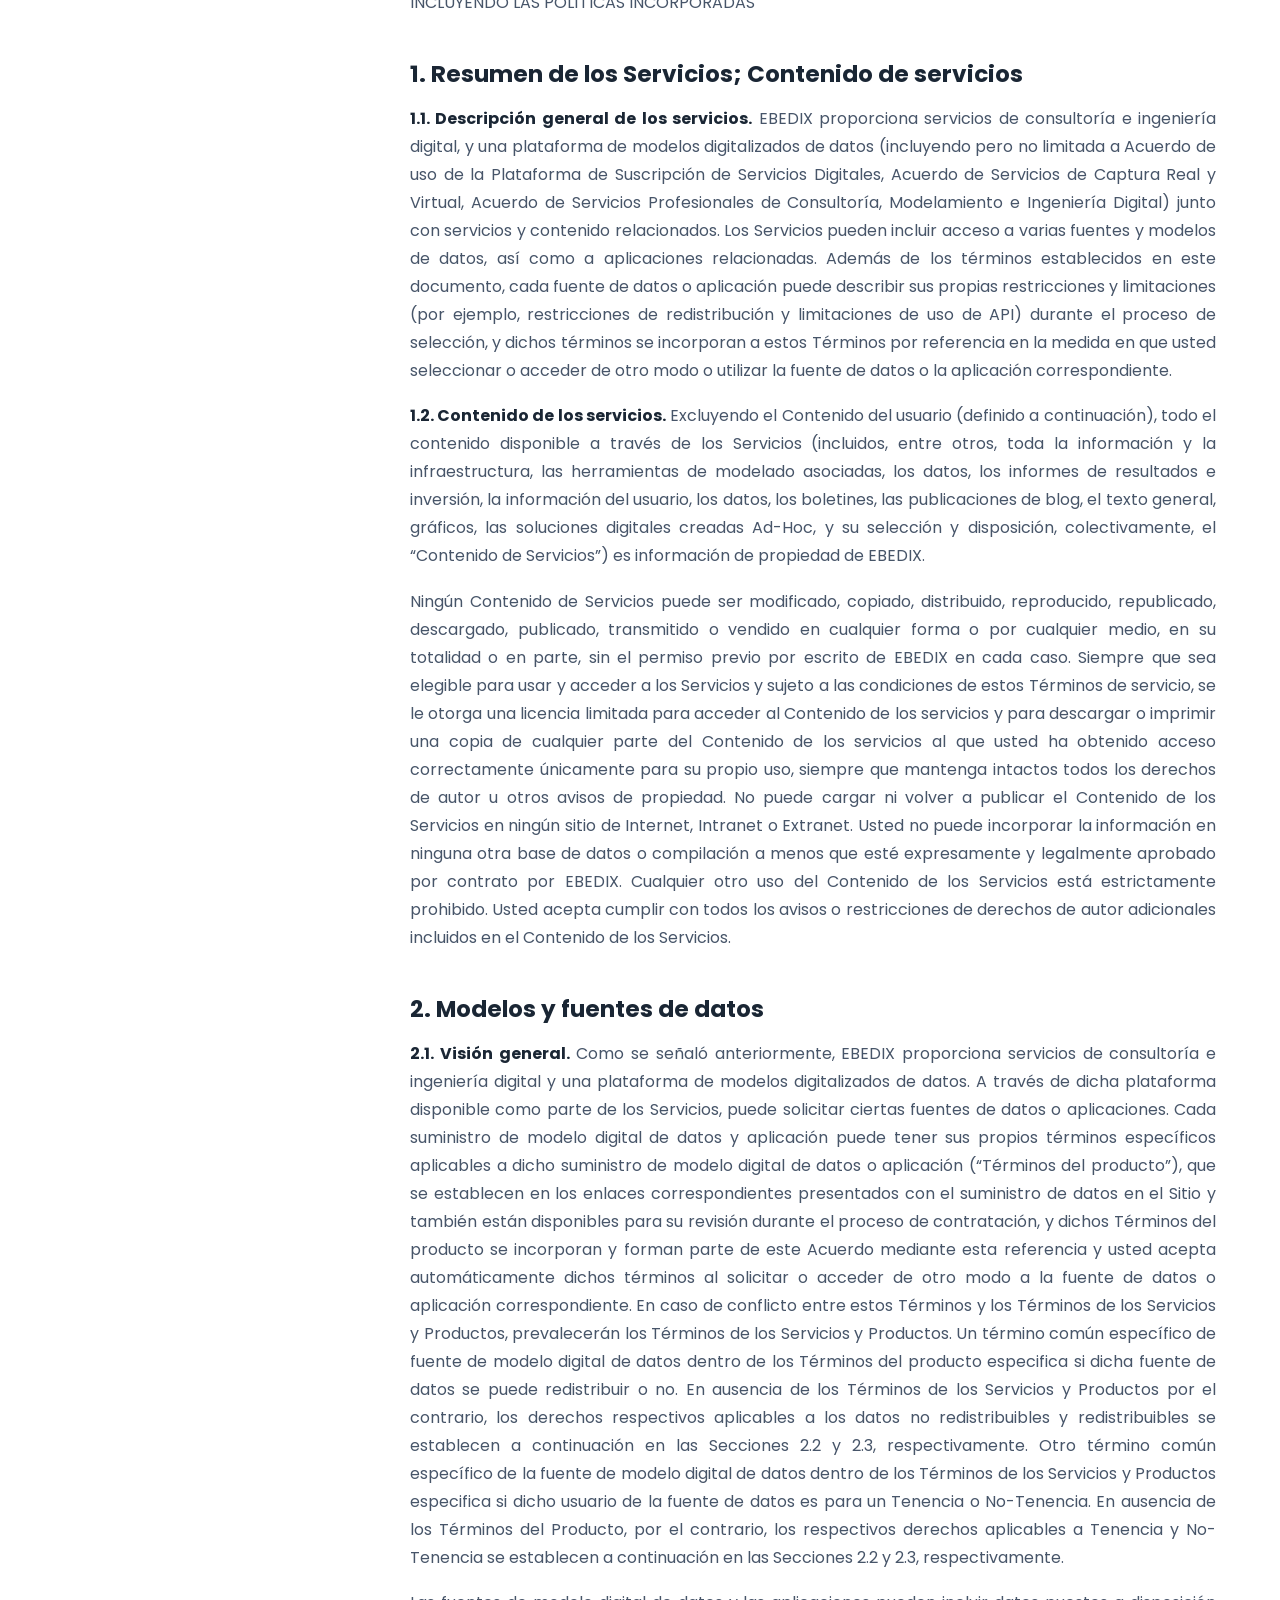
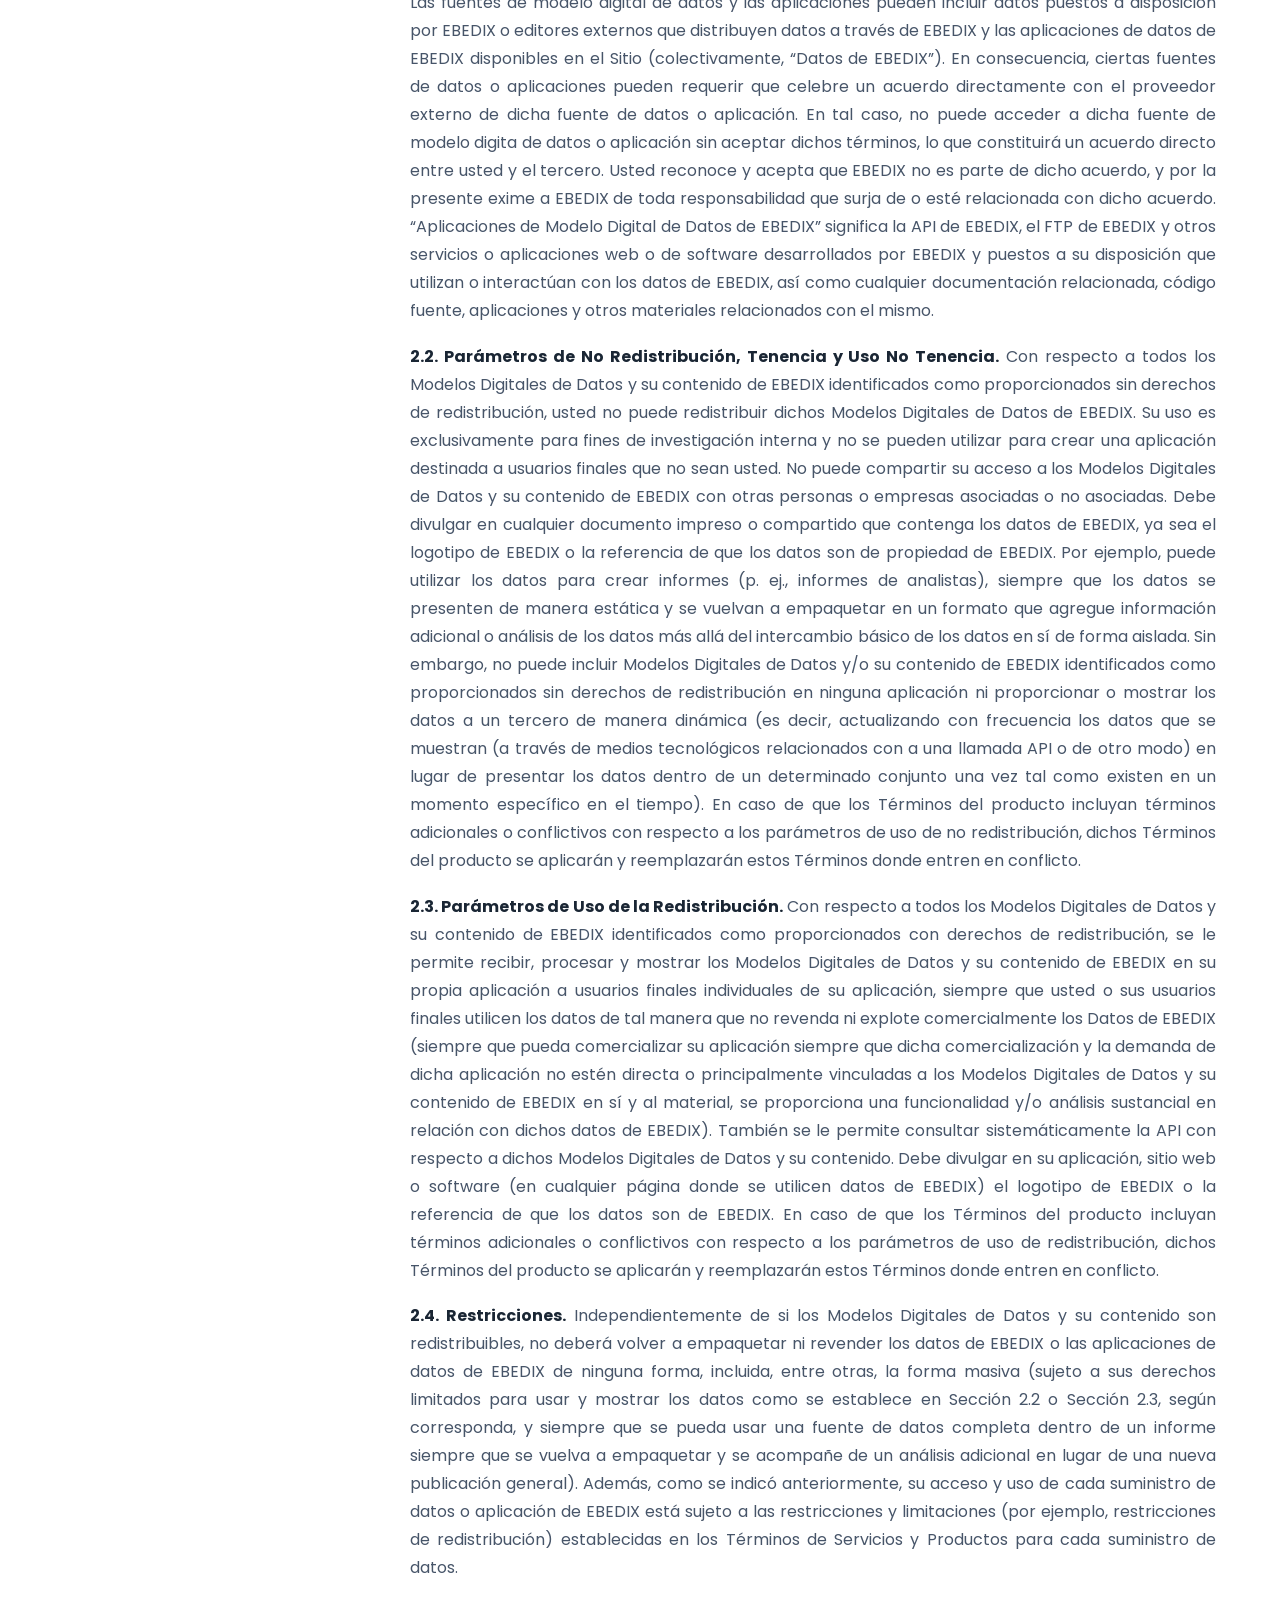
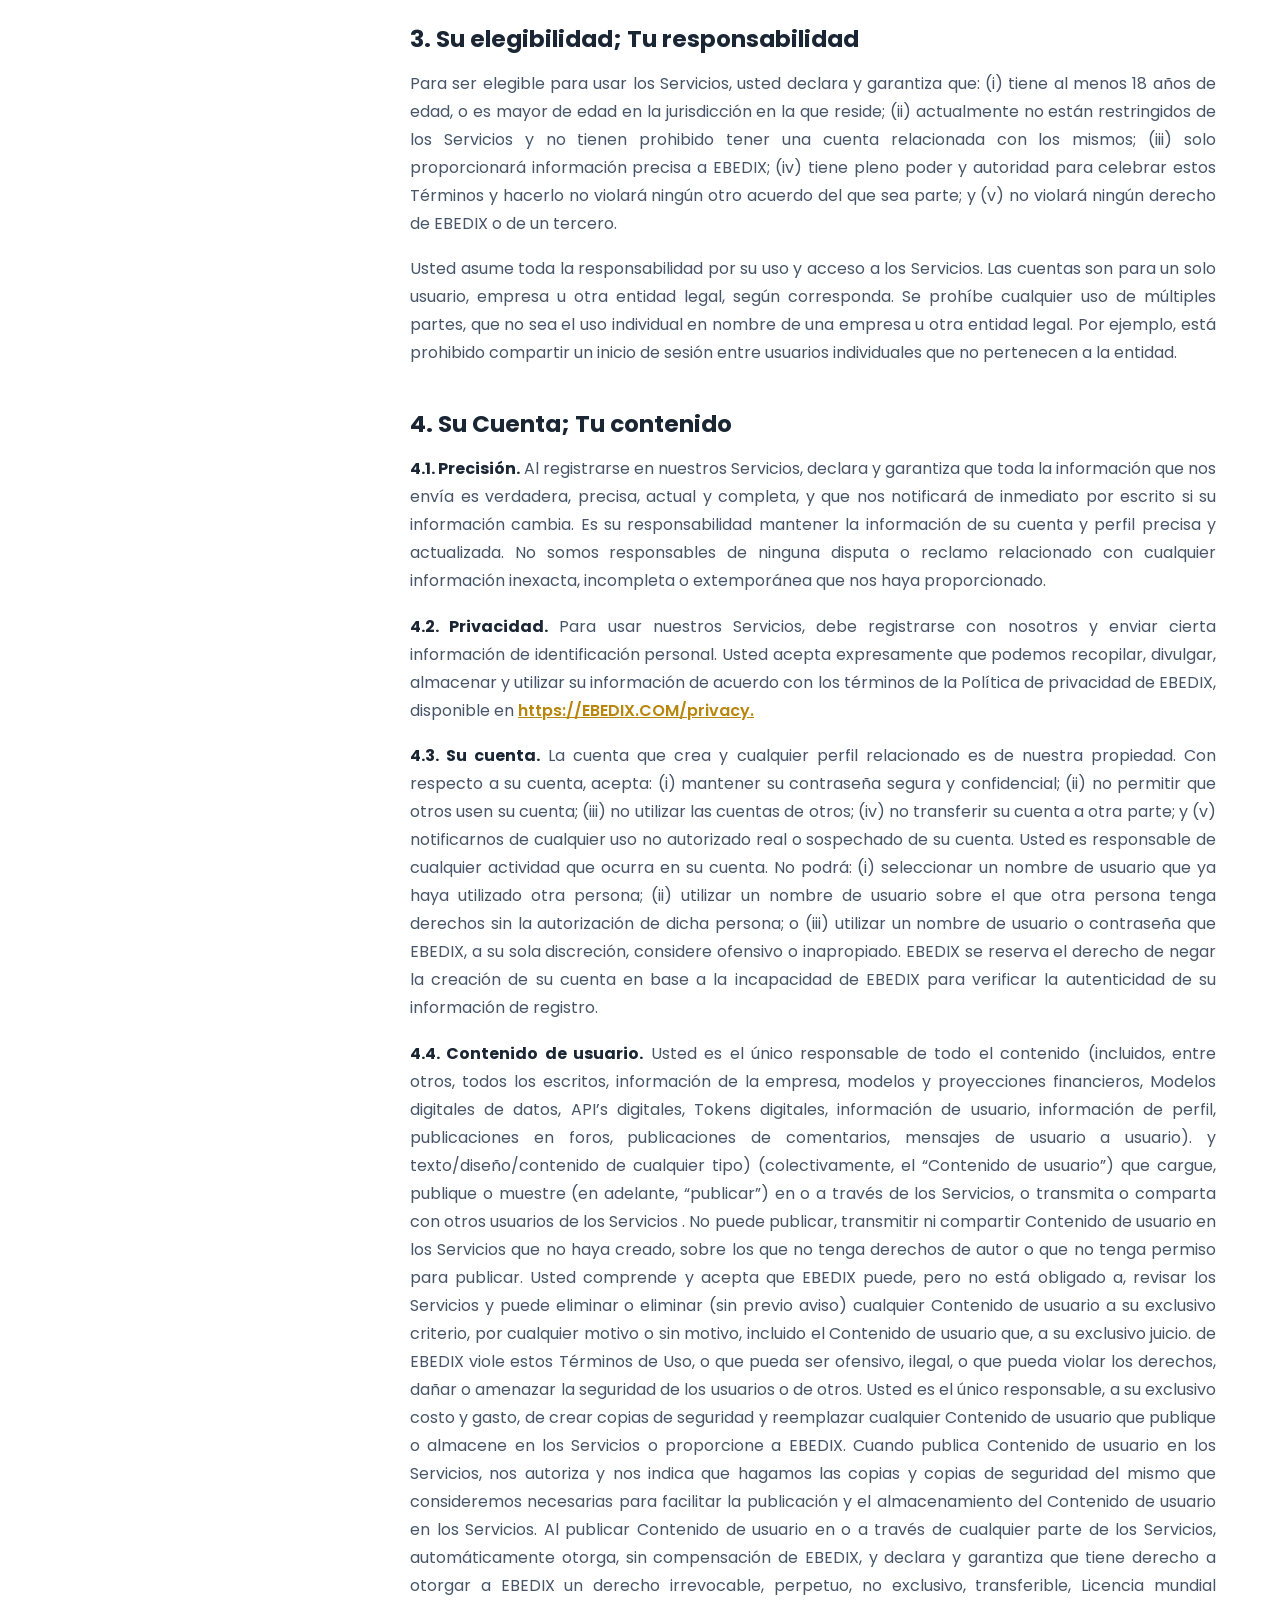
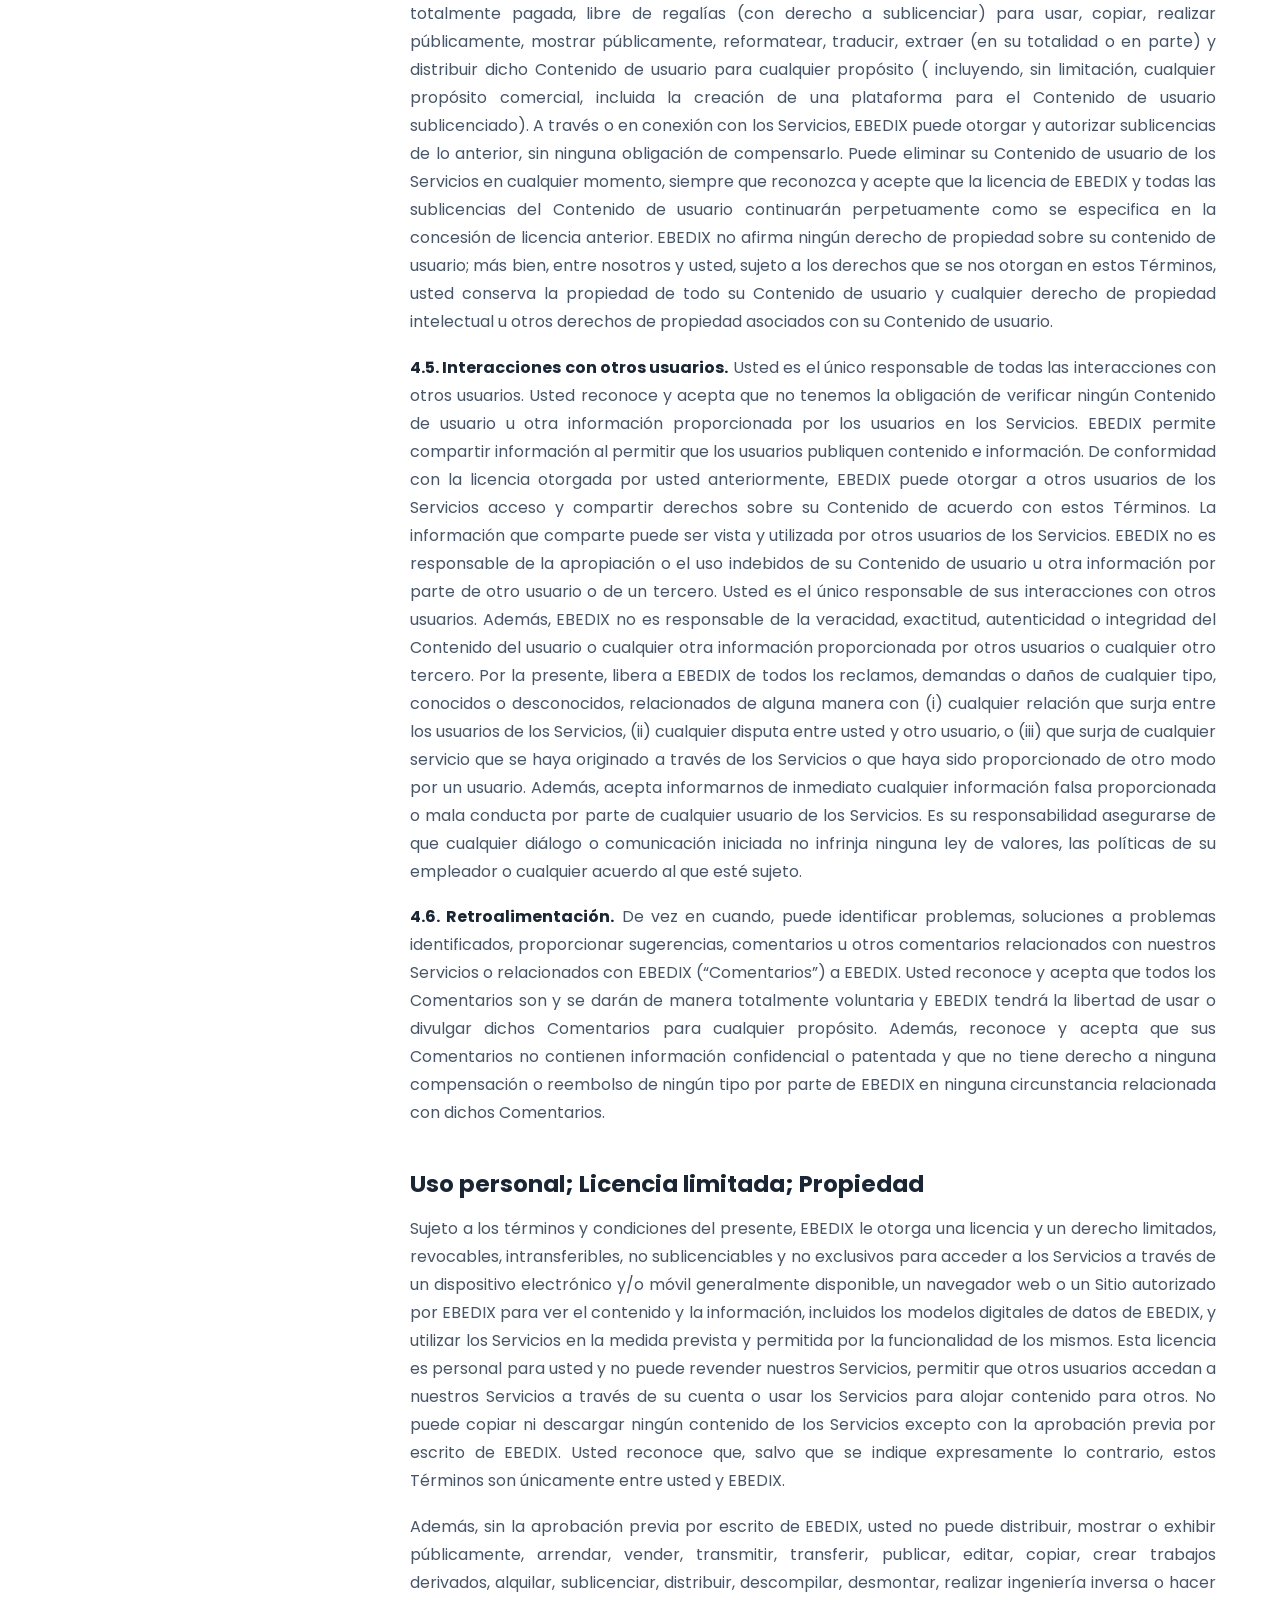
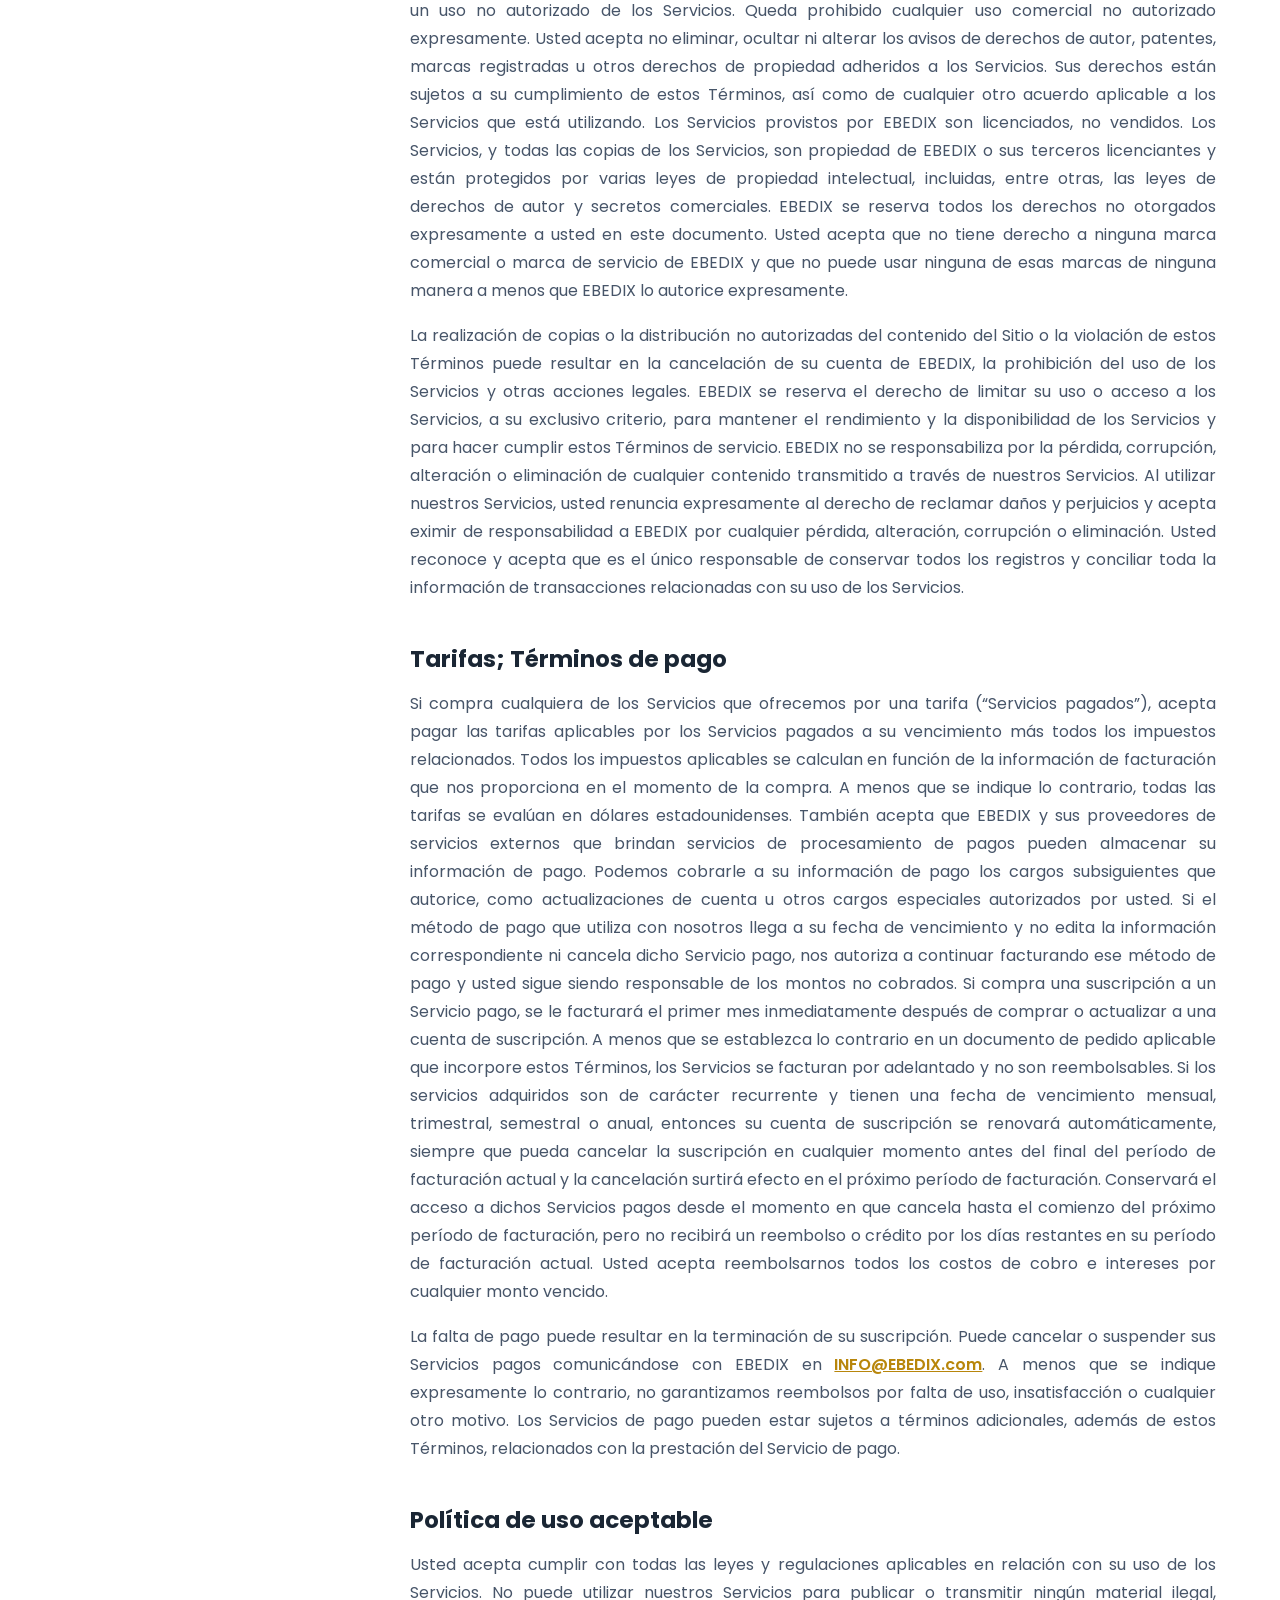
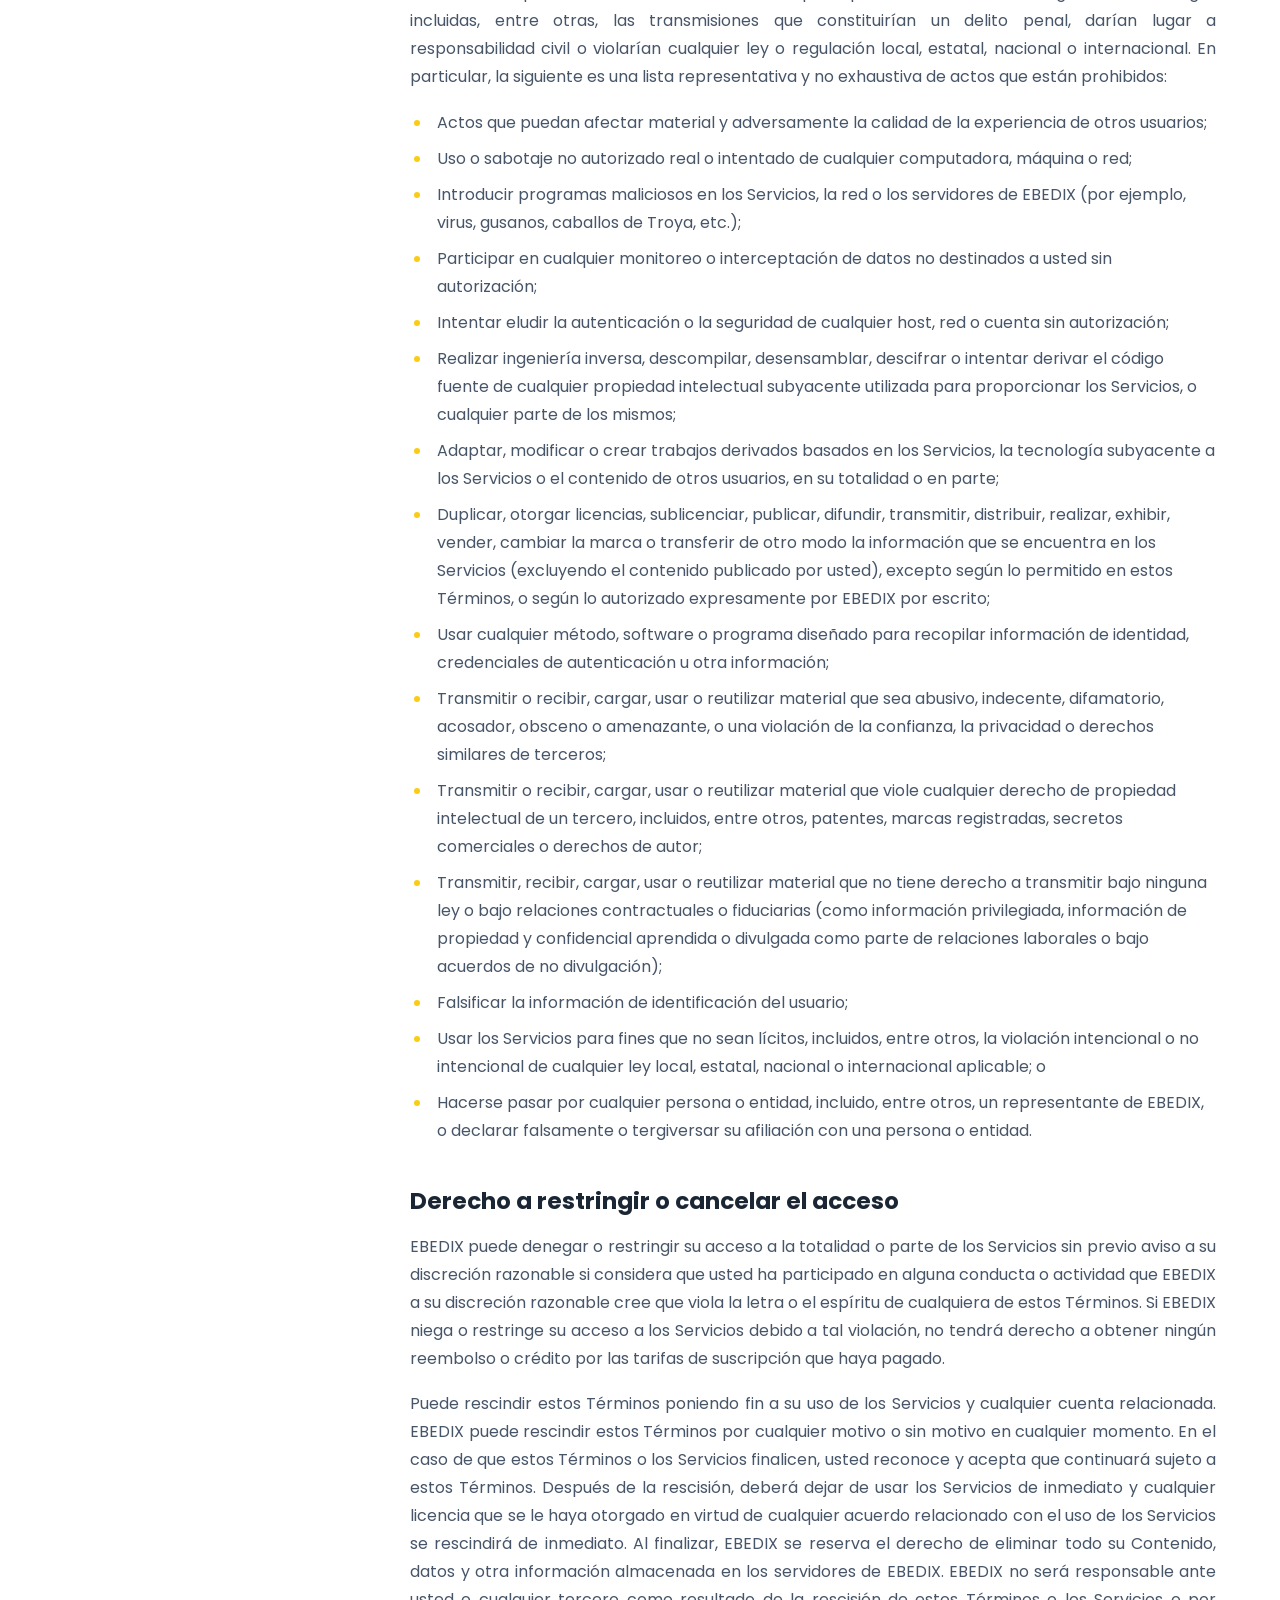
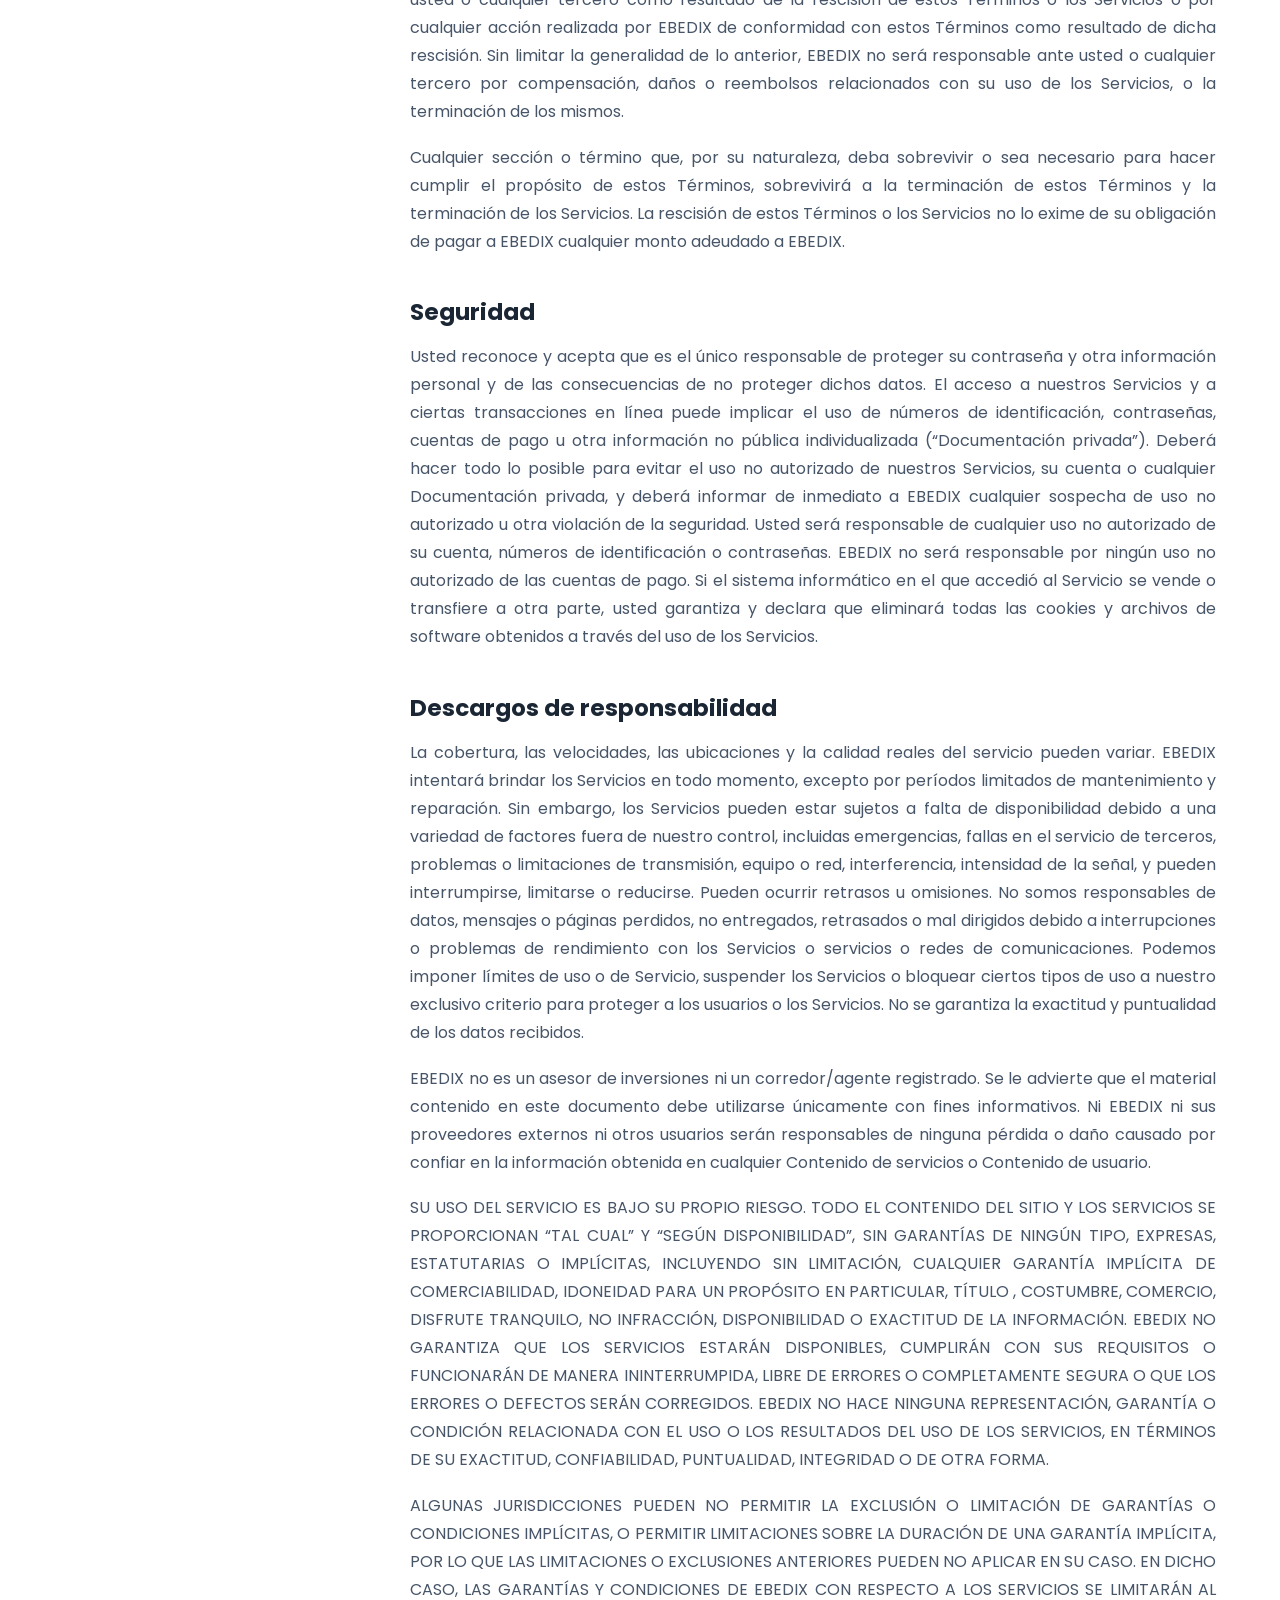
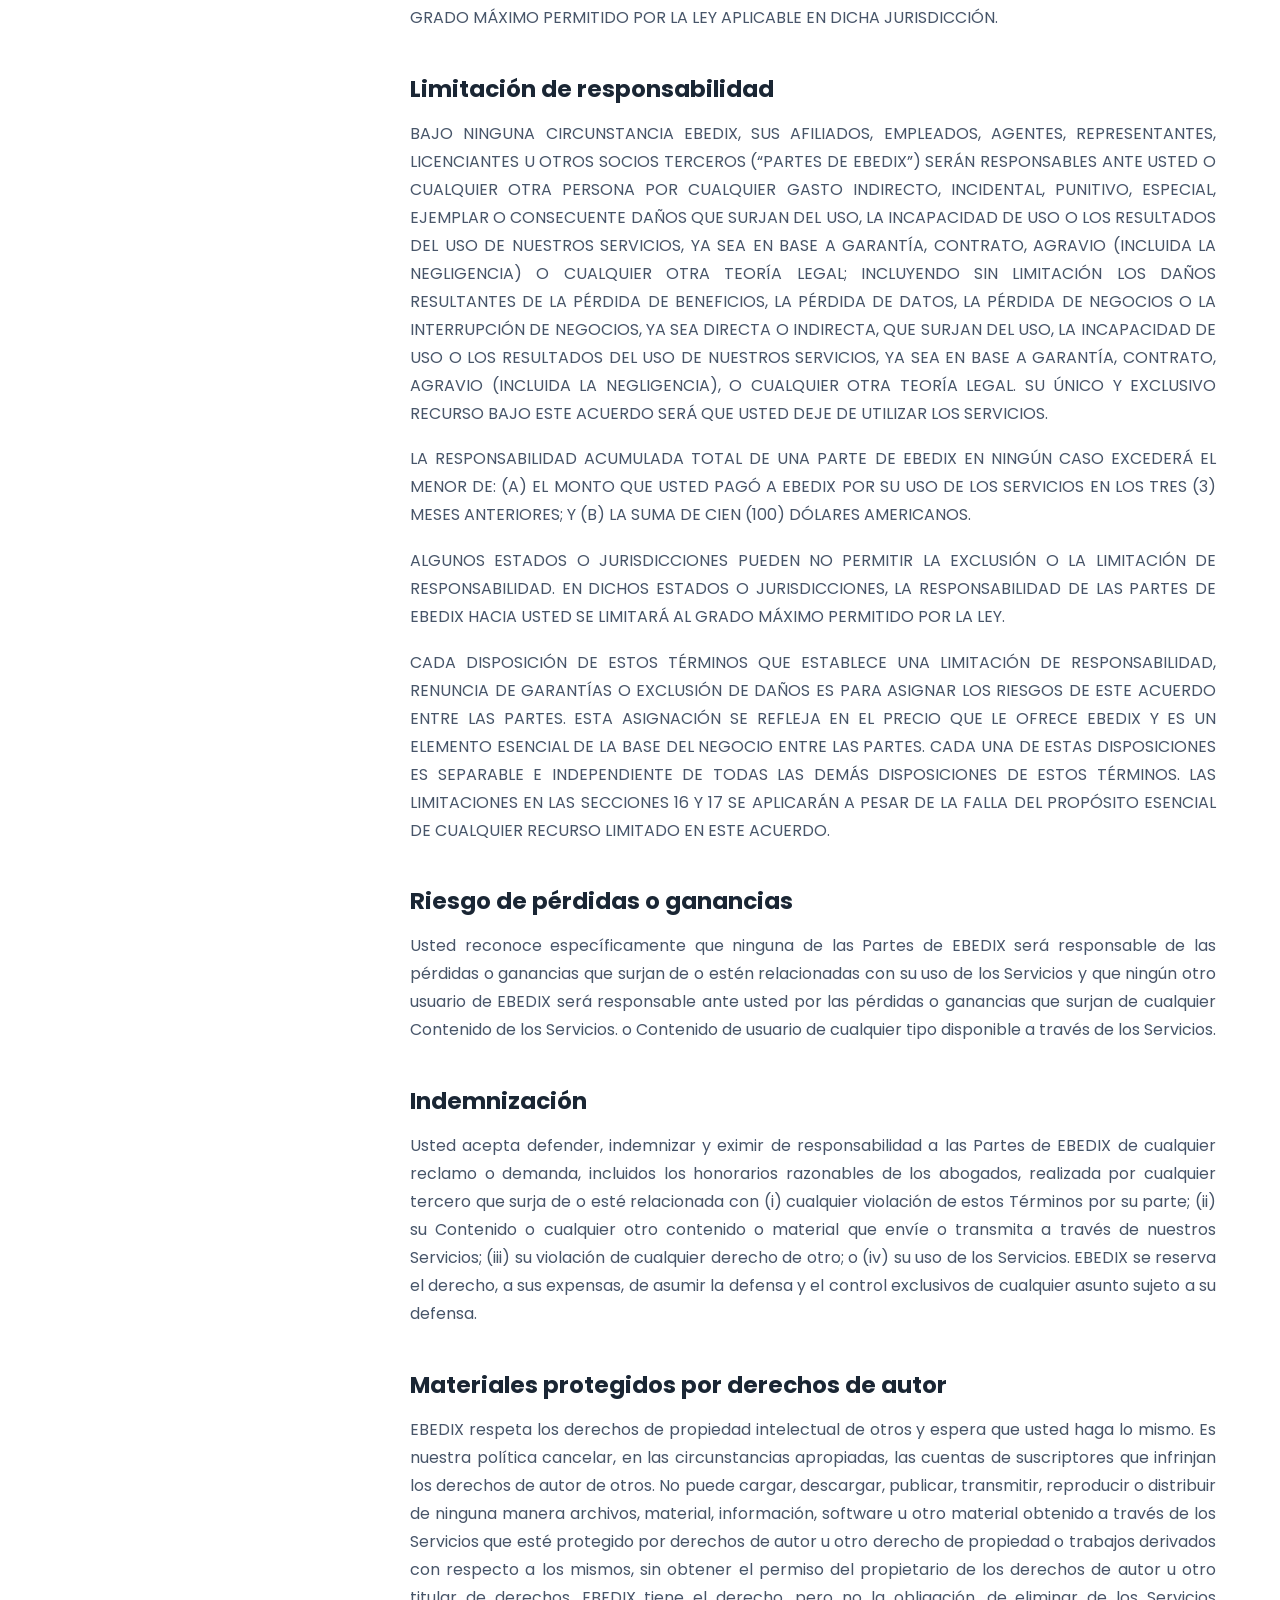
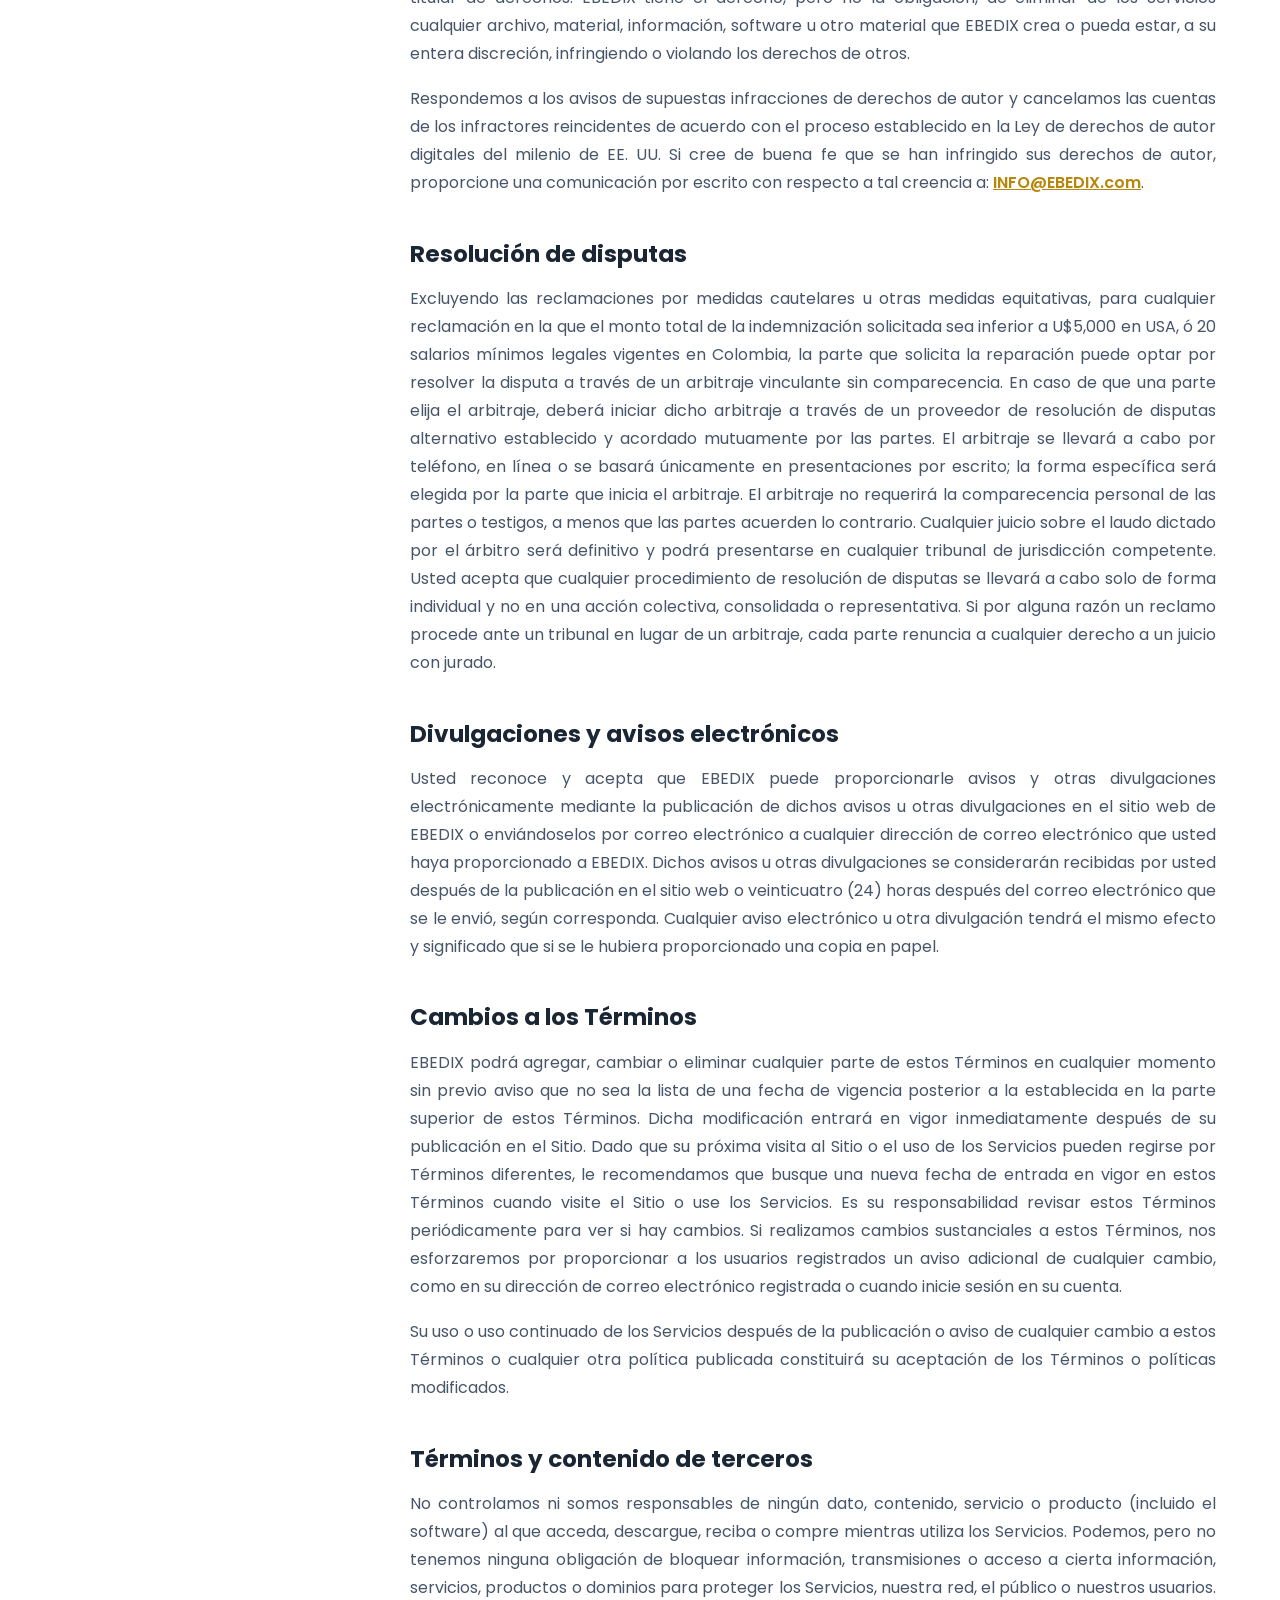
<file: politicas.html>
<!DOCTYPE html>
<html lang="es">

<head>
    <meta charset="UTF-8">
    <meta name="viewport" content="width=device-width, initial-scale=1.0">
    <title>Términos de servicio y políticas de privacidad - Ex-view Solar</title>
    <meta name="description"
        content="Términos de servicio, política de privacidad y cookies de EX-VIEW SOLAR y EBEDIX. Lee las condiciones que rigen el uso de nuestros servicios.">
    <link rel="stylesheet" href="styles.css?v=19">
    <link rel="stylesheet" href="legal.css?v=1">
    <script src="script.js?v=9" defer></script>
    <script src="legal.js?v=1" defer></script>
    <link href="https://fonts.googleapis.com/css2?family=Poppins:wght@300;400;500;600;700;800&display=swap"
        rel="stylesheet">
</head>

<body>
    <header>
        <div class="header-left">
            <div class="logo">
                <a href="/">
                    <img src="media/logo-nav.png" alt="Ex-view Solar Logo" class="nav-logo">
                </a>
            </div>
            <nav class="nav-left">
                <ul>
                    <li class="nav-dropdown">
                        <a href="javascript:void(0)" class="dropdown-toggle">Soluciones <span class="arrow">▾</span></a>
                        <div class="dropdown-content">
                            <a href="/#productos">Thermoscope</a>
                            <a href="/#sentinel">Sentinel</a>
                            <a href="pathfinder">Pathfinder</a>
                        </div>
                    </li>
                    <li class="nav-dropdown">
                        <a href="javascript:void(0)" class="dropdown-toggle">Empresa <span class="arrow">▾</span></a>
                        <div class="dropdown-content">
                            <a href="nosotros">Acerca de nosotros</a>
                            <a href="nosotros#valores">Nuestros valores</a>
                            <a href="nosotros#equipo">Nuestro equipo</a>
                            <a href="nosotros#presencia">Presencia internacional</a>
                        </div>
                    </li>
                </ul>
            </nav>
        </div>
        <nav class="nav-right">
            <ul>
                <li><a href="trabaja-con-nosotros">Trabaja con nosotros</a></li>
                <li><a href="sostenibilidad">Sostenibilidad</a></li>
                <li><a href="contacto?tab=agendar" class="btn-demo">Contáctanos</a></li>
                <li><a href="aplicaciones" class="btn-nav-login">Login</a></li>
            </ul>
        </nav>
    </header>

    <main>
        <section class="legal-hero">
            <div class="legal-hero-inner">
                <span class="legal-eyebrow">Centro legal</span>
                <h1>Términos de servicio y políticas de privacidad</h1>
                <p>Las condiciones que rigen el uso de nuestros servicios y la forma en que protegemos tu información.
                </p>
                <div class="yellow-bar"></div>
            </div>
        </section>

        <div class="legal-layout">
            <aside class="legal-toc" aria-label="Índice del documento">
                <h2>Contenido</h2>
                <ol id="toc-list"></ol>
            </aside>

            <div class="legal-content">

                <!-- ===================== TÉRMINOS DE SERVICIO ===================== -->
                <div class="legal-part" id="terminos">
                    <h2 class="legal-part-title" data-toc="Términos de servicio">Términos de servicio</h2>

                    <div class="legal-notice">POR FAVOR LEA ESTOS TÉRMINOS DE SERVICIO CUIDADOSAMENTE ANTES DE UTILIZAR U
                        OBTENER CUALQUIER MATERIAL, INFORMACIÓN, PRODUCTOS O SERVICIOS A TRAVÉS DE ESTE SITIO.</div>

                    <section class="legal-section" id="introduccion">
                        <h2>Introducción</h2>
                        <p>Estos Términos de servicio (“Términos”) rigen su uso de nuestro sitio web (el “Sitio”) y los
                            productos y servicios relacionados, incluido cualquier contenido o información proporcionada
                            como parte del Sitio o a través del mismo o dichos productos, servicios o sitios web
                            relacionados (colectivamente con el Sitio, los “Servicios”), que son propiedad u operados
                            por EBEDIX SAS corporación de Colombia y EBEDIX Inc. corporación de USA, que operan bajo el
                            nombre de EBEDIX (“GRUPO EBEDIX”, “EBEDIX.COM”, “nosotros” o “nuestro”).</p>
                        <p>Nuestra Política de privacidad, disponible en <a href="https://ebedix.com/privacy"
                                target="_blank" rel="noopener">EBEDIX.com/privacy</a>, se incorpora por referencia a
                            estos Términos. Lea detenidamente estos Términos y la Política de privacidad antes de
                            acceder a los Servicios, ya que estos Términos forman un acuerdo legal vinculante entre
                            usted y EBEDIX.</p>
                        <p>Estos Términos pueden aplicarse a usted individualmente, a la empresa o al usuario de otra
                            entidad legal que represente, o a ambos. Si está celebrando estos Términos, o utiliza el
                            Sitio o los Servicios, en nombre de una empresa u otra entidad legal, por la presente
                            declara y garantiza que tiene la autoridad para celebrar estos Términos en nombre de dicha
                            entidad. Al solicitar, acceder, registrarse o utilizar los Servicios, usted: (1) reconoce
                            que ha leído y comprende estos Términos; (2) acepta estar obligado por ellos en su
                            totalidad, y (3) está celebrando un acuerdo legalmente vinculante con nosotros. Tal como se
                            usa en estos Términos y a menos que se identifique por separado como aplicable a una persona
                            o entidad, “usted” y “su” se refieren tanto a usted individualmente como a la entidad en
                            nombre de la cual está celebrando estos Términos. En el caso de que haya celebrado un
                            acuerdo por escrito por separado con EBEDIX con respecto a los Servicios que contemple
                            términos que sean inconsistentes con estos Términos, el acuerdo escrito prevalecerá y estos
                            Términos no se aplicarán a usted en la medida en que sea inconsistente con dicho acuerdo
                            escrito, o, si se contempla que dicho acuerdo por escrito reemplace estos Términos, estos no
                            se aplicarán en absoluto.</p>
                        <p>SI NO ACEPTA TODOS ESTOS TÉRMINOS, NO UTILICE LOS SERVICIOS. SU USO DE NUESTROS SERVICIOS
                            REQUIERE SU ACEPTACIÓN DE ESTOS TÉRMINOS YA QUE PUEDEN SER MODIFICADOS DE VEZ EN CUANDO,
                            INCLUYENDO LAS POLÍTICAS INCORPORADAS</p>
                    </section>

                    <section class="legal-section" id="resumen-servicios">
                        <h2>1. Resumen de los Servicios; Contenido de servicios</h2>
                        <p><span class="clause-num">1.1. Descripción general de los servicios.</span> EBEDIX
                            proporciona servicios de consultoría e ingeniería digital, y una plataforma de modelos
                            digitalizados de datos (incluyendo pero no limitada a Acuerdo de uso de la Plataforma de
                            Suscripción de Servicios Digitales, Acuerdo de Servicios de Captura Real y Virtual, Acuerdo
                            de Servicios Profesionales de Consultoría, Modelamiento e Ingeniería Digital) junto con
                            servicios y contenido relacionados. Los Servicios pueden incluir acceso a varias fuentes y
                            modelos de datos, así como a aplicaciones relacionadas. Además de los términos establecidos
                            en este documento, cada fuente de datos o aplicación puede describir sus propias
                            restricciones y limitaciones (por ejemplo, restricciones de redistribución y limitaciones de
                            uso de API) durante el proceso de selección, y dichos términos se incorporan a estos
                            Términos por referencia en la medida en que usted seleccionar o acceder de otro modo o
                            utilizar la fuente de datos o la aplicación correspondiente.</p>
                        <p><span class="clause-num">1.2. Contenido de los servicios.</span> Excluyendo el Contenido del
                            usuario (definido a continuación), todo el contenido disponible a través de los Servicios
                            (incluidos, entre otros, toda la información y la infraestructura, las herramientas de
                            modelado asociadas, los datos, los informes de resultados e inversión, la información del
                            usuario, los datos, los boletines, las publicaciones de blog, el texto general, gráficos,
                            las soluciones digitales creadas Ad-Hoc, y su selección y disposición, colectivamente, el
                            “Contenido de Servicios”) es información de propiedad de EBEDIX.</p>
                        <p>Ningún Contenido de Servicios puede ser modificado, copiado, distribuido, reproducido,
                            republicado, descargado, publicado, transmitido o vendido en cualquier forma o por cualquier
                            medio, en su totalidad o en parte, sin el permiso previo por escrito de EBEDIX en cada caso.
                            Siempre que sea elegible para usar y acceder a los Servicios y sujeto a las condiciones de
                            estos Términos de servicio, se le otorga una licencia limitada para acceder al Contenido de
                            los servicios y para descargar o imprimir una copia de cualquier parte del Contenido de los
                            servicios al que usted ha obtenido acceso correctamente únicamente para su propio uso,
                            siempre que mantenga intactos todos los derechos de autor u otros avisos de propiedad. No
                            puede cargar ni volver a publicar el Contenido de los Servicios en ningún sitio de Internet,
                            Intranet o Extranet. Usted no puede incorporar la información en ninguna otra base de datos
                            o compilación a menos que esté expresamente y legalmente aprobado por contrato por EBEDIX.
                            Cualquier otro uso del Contenido de los Servicios está estrictamente prohibido. Usted acepta
                            cumplir con todos los avisos o restricciones de derechos de autor adicionales incluidos en
                            el Contenido de los Servicios.</p>
                    </section>

                    <section class="legal-section" id="modelos-datos">
                        <h2>2. Modelos y fuentes de datos</h2>
                        <p><span class="clause-num">2.1. Visión general.</span> Como se señaló anteriormente, EBEDIX
                            proporciona servicios de consultoría e ingeniería digital y una plataforma de modelos
                            digitalizados de datos. A través de dicha plataforma disponible como parte de los Servicios,
                            puede solicitar ciertas fuentes de datos o aplicaciones. Cada suministro de modelo digital
                            de datos y aplicación puede tener sus propios términos específicos aplicables a dicho
                            suministro de modelo digital de datos o aplicación (“Términos del producto”), que se
                            establecen en los enlaces correspondientes presentados con el suministro de datos en el
                            Sitio y también están disponibles para su revisión durante el proceso de contratación, y
                            dichos Términos del producto se incorporan y forman parte de este Acuerdo mediante esta
                            referencia y usted acepta automáticamente dichos términos al solicitar o acceder de otro
                            modo a la fuente de datos o aplicación correspondiente. En caso de conflicto entre estos
                            Términos y los Términos de los Servicios y Productos, prevalecerán los Términos de los
                            Servicios y Productos. Un término común específico de fuente de modelo digital de datos
                            dentro de los Términos del producto especifica si dicha fuente de datos se puede
                            redistribuir o no. En ausencia de los Términos de los Servicios y Productos por el
                            contrario, los derechos respectivos aplicables a los datos no redistribuibles y
                            redistribuibles se establecen a continuación en las Secciones 2.2 y 2.3, respectivamente.
                            Otro término común específico de la fuente de modelo digital de datos dentro de los Términos
                            de los Servicios y Productos especifica si dicho usuario de la fuente de datos es para un
                            Tenencia o No-Tenencia. En ausencia de los Términos del Producto, por el contrario, los
                            respectivos derechos aplicables a Tenencia y No-Tenencia se establecen a continuación en las
                            Secciones 2.2 y 2.3, respectivamente.</p>
                        <p>Las fuentes de modelo digital de datos y las aplicaciones pueden incluir datos puestos a
                            disposición por EBEDIX o editores externos que distribuyen datos a través de EBEDIX y las
                            aplicaciones de datos de EBEDIX disponibles en el Sitio (colectivamente, “Datos de
                            EBEDIX”). En consecuencia, ciertas fuentes de datos o aplicaciones pueden requerir que
                            celebre un acuerdo directamente con el proveedor externo de dicha fuente de datos o
                            aplicación. En tal caso, no puede acceder a dicha fuente de modelo digita de datos o
                            aplicación sin aceptar dichos términos, lo que constituirá un acuerdo directo entre usted y
                            el tercero. Usted reconoce y acepta que EBEDIX no es parte de dicho acuerdo, y por la
                            presente exime a EBEDIX de toda responsabilidad que surja de o esté relacionada con dicho
                            acuerdo. “Aplicaciones de Modelo Digital de Datos de EBEDIX” significa la API de EBEDIX, el
                            FTP de EBEDIX y otros servicios o aplicaciones web o de software desarrollados por EBEDIX y
                            puestos a su disposición que utilizan o interactúan con los datos de EBEDIX, así como
                            cualquier documentación relacionada, código fuente, aplicaciones y otros materiales
                            relacionados con el mismo.</p>
                        <p><span class="clause-num">2.2. Parámetros de No Redistribución, Tenencia y Uso No
                                Tenencia.</span> Con respecto a todos los Modelos Digitales de Datos y su contenido de
                            EBEDIX identificados como proporcionados sin derechos de redistribución, usted no puede
                            redistribuir dichos Modelos Digitales de Datos de EBEDIX. Su uso es exclusivamente para
                            fines de investigación interna y no se pueden utilizar para crear una aplicación destinada a
                            usuarios finales que no sean usted. No puede compartir su acceso a los Modelos Digitales de
                            Datos y su contenido de EBEDIX con otras personas o empresas asociadas o no asociadas. Debe
                            divulgar en cualquier documento impreso o compartido que contenga los datos de EBEDIX, ya
                            sea el logotipo de EBEDIX o la referencia de que los datos son de propiedad de EBEDIX. Por
                            ejemplo, puede utilizar los datos para crear informes (p. ej., informes de analistas),
                            siempre que los datos se presenten de manera estática y se vuelvan a empaquetar en un
                            formato que agregue información adicional o análisis de los datos más allá del intercambio
                            básico de los datos en sí de forma aislada. Sin embargo, no puede incluir Modelos Digitales
                            de Datos y/o su contenido de EBEDIX identificados como proporcionados sin derechos de
                            redistribución en ninguna aplicación ni proporcionar o mostrar los datos a un tercero de
                            manera dinámica (es decir, actualizando con frecuencia los datos que se muestran (a través
                            de medios tecnológicos relacionados con a una llamada API o de otro modo) en lugar de
                            presentar los datos dentro de un determinado conjunto una vez tal como existen en un momento
                            específico en el tiempo). En caso de que los Términos del producto incluyan términos
                            adicionales o conflictivos con respecto a los parámetros de uso de no redistribución, dichos
                            Términos del producto se aplicarán y reemplazarán estos Términos donde entren en conflicto.
                        </p>
                        <p><span class="clause-num">2.3. Parámetros de Uso de la Redistribución.</span> Con respecto a
                            todos los Modelos Digitales de Datos y su contenido de EBEDIX identificados como
                            proporcionados con derechos de redistribución, se le permite recibir, procesar y mostrar los
                            Modelos Digitales de Datos y su contenido de EBEDIX en su propia aplicación a usuarios
                            finales individuales de su aplicación, siempre que usted o sus usuarios finales utilicen los
                            datos de tal manera que no revenda ni explote comercialmente los Datos de EBEDIX (siempre
                            que pueda comercializar su aplicación siempre que dicha comercialización y la demanda de
                            dicha aplicación no estén directa o principalmente vinculadas a los Modelos Digitales de
                            Datos y su contenido de EBEDIX en sí y al material, se proporciona una funcionalidad y/o
                            análisis sustancial en relación con dichos datos de EBEDIX). También se le permite consultar
                            sistemáticamente la API con respecto a dichos Modelos Digitales de Datos y su contenido.
                            Debe divulgar en su aplicación, sitio web o software (en cualquier página donde se utilicen
                            datos de EBEDIX) el logotipo de EBEDIX o la referencia de que los datos son de EBEDIX. En
                            caso de que los Términos del producto incluyan términos adicionales o conflictivos con
                            respecto a los parámetros de uso de redistribución, dichos Términos del producto se
                            aplicarán y reemplazarán estos Términos donde entren en conflicto.</p>
                        <p><span class="clause-num">2.4. Restricciones.</span> Independientemente de si los Modelos
                            Digitales de Datos y su contenido son redistribuibles, no deberá volver a empaquetar ni
                            revender los datos de EBEDIX o las aplicaciones de datos de EBEDIX de ninguna forma,
                            incluida, entre otras, la forma masiva (sujeto a sus derechos limitados para usar y mostrar
                            los datos como se establece en Sección 2.2 o Sección 2.3, según corresponda, y siempre que
                            se pueda usar una fuente de datos completa dentro de un informe siempre que se vuelva a
                            empaquetar y se acompañe de un análisis adicional en lugar de una nueva publicación
                            general). Además, como se indicó anteriormente, su acceso y uso de cada suministro de datos
                            o aplicación de EBEDIX está sujeto a las restricciones y limitaciones (por ejemplo,
                            restricciones de redistribución) establecidas en los Términos de Servicios y Productos para
                            cada suministro de datos.</p>
                    </section>

                    <section class="legal-section" id="elegibilidad">
                        <h2>3. Su elegibilidad; Tu responsabilidad</h2>
                        <p>Para ser elegible para usar los Servicios, usted declara y garantiza que: (i) tiene al menos
                            18 años de edad, o es mayor de edad en la jurisdicción en la que reside; (ii) actualmente no
                            están restringidos de los Servicios y no tienen prohibido tener una cuenta relacionada con
                            los mismos; (iii) solo proporcionará información precisa a EBEDIX; (iv) tiene pleno poder y
                            autoridad para celebrar estos Términos y hacerlo no violará ningún otro acuerdo del que sea
                            parte; y (v) no violará ningún derecho de EBEDIX o de un tercero.</p>
                        <p>Usted asume toda la responsabilidad por su uso y acceso a los Servicios. Las cuentas son para
                            un solo usuario, empresa u otra entidad legal, según corresponda. Se prohíbe cualquier uso
                            de múltiples partes, que no sea el uso individual en nombre de una empresa u otra entidad
                            legal. Por ejemplo, está prohibido compartir un inicio de sesión entre usuarios individuales
                            que no pertenecen a la entidad.</p>
                    </section>

                    <section class="legal-section" id="cuenta-contenido">
                        <h2>4. Su Cuenta; Tu contenido</h2>
                        <p><span class="clause-num">4.1. Precisión.</span> Al registrarse en nuestros Servicios,
                            declara y garantiza que toda la información que nos envía es verdadera, precisa, actual y
                            completa, y que nos notificará de inmediato por escrito si su información cambia. Es su
                            responsabilidad mantener la información de su cuenta y perfil precisa y actualizada. No
                            somos responsables de ninguna disputa o reclamo relacionado con cualquier información
                            inexacta, incompleta o extemporánea que nos haya proporcionado.</p>
                        <p><span class="clause-num">4.2. Privacidad.</span> Para usar nuestros Servicios, debe
                            registrarse con nosotros y enviar cierta información de identificación personal. Usted
                            acepta expresamente que podemos recopilar, divulgar, almacenar y utilizar su información de
                            acuerdo con los términos de la Política de privacidad de EBEDIX, disponible en <a
                                href="https://ebedix.com/privacy" target="_blank"
                                rel="noopener">https://EBEDIX.COM/privacy.</a></p>
                        <p><span class="clause-num">4.3. Su cuenta.</span> La cuenta que crea y cualquier perfil
                            relacionado es de nuestra propiedad. Con respecto a su cuenta, acepta: (i) mantener su
                            contraseña segura y confidencial; (ii) no permitir que otros usen su cuenta; (iii) no
                            utilizar las cuentas de otros; (iv) no transferir su cuenta a otra parte; y (v) notificarnos
                            de cualquier uso no autorizado real o sospechado de su cuenta. Usted es responsable de
                            cualquier actividad que ocurra en su cuenta. No podrá: (i) seleccionar un nombre de usuario
                            que ya haya utilizado otra persona; (ii) utilizar un nombre de usuario sobre el que otra
                            persona tenga derechos sin la autorización de dicha persona; o (iii) utilizar un nombre de
                            usuario o contraseña que EBEDIX, a su sola discreción, considere ofensivo o inapropiado.
                            EBEDIX se reserva el derecho de negar la creación de su cuenta en base a la incapacidad de
                            EBEDIX para verificar la autenticidad de su información de registro.</p>
                        <p><span class="clause-num">4.4. Contenido de usuario.</span> Usted es el único responsable de
                            todo el contenido (incluidos, entre otros, todos los escritos, información de la empresa,
                            modelos y proyecciones financieros, Modelos digitales de datos, API’s digitales, Tokens
                            digitales, información de usuario, información de perfil, publicaciones en foros,
                            publicaciones de comentarios, mensajes de usuario a usuario). y texto/diseño/contenido de
                            cualquier tipo) (colectivamente, el “Contenido de usuario”) que cargue, publique o muestre
                            (en adelante, “publicar”) en o a través de los Servicios, o transmita o comparta con otros
                            usuarios de los Servicios . No puede publicar, transmitir ni compartir Contenido de usuario
                            en los Servicios que no haya creado, sobre los que no tenga derechos de autor o que no tenga
                            permiso para publicar. Usted comprende y acepta que EBEDIX puede, pero no está obligado a,
                            revisar los Servicios y puede eliminar o eliminar (sin previo aviso) cualquier Contenido de
                            usuario a su exclusivo criterio, por cualquier motivo o sin motivo, incluido el Contenido de
                            usuario que, a su exclusivo juicio. de EBEDIX viole estos Términos de Uso, o que pueda ser
                            ofensivo, ilegal, o que pueda violar los derechos, dañar o amenazar la seguridad de los
                            usuarios o de otros. Usted es el único responsable, a su exclusivo costo y gasto, de crear
                            copias de seguridad y reemplazar cualquier Contenido de usuario que publique o almacene en
                            los Servicios o proporcione a EBEDIX. Cuando publica Contenido de usuario en los Servicios,
                            nos autoriza y nos indica que hagamos las copias y copias de seguridad del mismo que
                            consideremos necesarias para facilitar la publicación y el almacenamiento del Contenido de
                            usuario en los Servicios. Al publicar Contenido de usuario en o a través de cualquier parte
                            de los Servicios, automáticamente otorga, sin compensación de EBEDIX, y declara y garantiza
                            que tiene derecho a otorgar a EBEDIX un derecho irrevocable, perpetuo, no exclusivo,
                            transferible, Licencia mundial totalmente pagada, libre de regalías (con derecho a
                            sublicenciar) para usar, copiar, realizar públicamente, mostrar públicamente, reformatear,
                            traducir, extraer (en su totalidad o en parte) y distribuir dicho Contenido de usuario para
                            cualquier propósito ( incluyendo, sin limitación, cualquier propósito comercial, incluida la
                            creación de una plataforma para el Contenido de usuario sublicenciado). A través o en
                            conexión con los Servicios, EBEDIX puede otorgar y autorizar sublicencias de lo anterior,
                            sin ninguna obligación de compensarlo. Puede eliminar su Contenido de usuario de los
                            Servicios en cualquier momento, siempre que reconozca y acepte que la licencia de EBEDIX y
                            todas las sublicencias del Contenido de usuario continuarán perpetuamente como se especifica
                            en la concesión de licencia anterior. EBEDIX no afirma ningún derecho de propiedad sobre su
                            contenido de usuario; más bien, entre nosotros y usted, sujeto a los derechos que se nos
                            otorgan en estos Términos, usted conserva la propiedad de todo su Contenido de usuario y
                            cualquier derecho de propiedad intelectual u otros derechos de propiedad asociados con su
                            Contenido de usuario.</p>
                        <p><span class="clause-num">4.5. Interacciones con otros usuarios.</span> Usted es el único
                            responsable de todas las interacciones con otros usuarios. Usted reconoce y acepta que no
                            tenemos la obligación de verificar ningún Contenido de usuario u otra información
                            proporcionada por los usuarios en los Servicios. EBEDIX permite compartir información al
                            permitir que los usuarios publiquen contenido e información. De conformidad con la licencia
                            otorgada por usted anteriormente, EBEDIX puede otorgar a otros usuarios de los Servicios
                            acceso y compartir derechos sobre su Contenido de acuerdo con estos Términos. La información
                            que comparte puede ser vista y utilizada por otros usuarios de los Servicios. EBEDIX no es
                            responsable de la apropiación o el uso indebidos de su Contenido de usuario u otra
                            información por parte de otro usuario o de un tercero. Usted es el único responsable de sus
                            interacciones con otros usuarios. Además, EBEDIX no es responsable de la veracidad,
                            exactitud, autenticidad o integridad del Contenido del usuario o cualquier otra información
                            proporcionada por otros usuarios o cualquier otro tercero. Por la presente, libera a EBEDIX
                            de todos los reclamos, demandas o daños de cualquier tipo, conocidos o desconocidos,
                            relacionados de alguna manera con (i) cualquier relación que surja entre los usuarios de los
                            Servicios, (ii) cualquier disputa entre usted y otro usuario, o (iii) que surja de cualquier
                            servicio que se haya originado a través de los Servicios o que haya sido proporcionado de
                            otro modo por un usuario. Además, acepta informarnos de inmediato cualquier información
                            falsa proporcionada o mala conducta por parte de cualquier usuario de los Servicios. Es su
                            responsabilidad asegurarse de que cualquier diálogo o comunicación iniciada no infrinja
                            ninguna ley de valores, las políticas de su empleador o cualquier acuerdo al que esté
                            sujeto.</p>
                        <p><span class="clause-num">4.6. Retroalimentación.</span> De vez en cuando, puede identificar
                            problemas, soluciones a problemas identificados, proporcionar sugerencias, comentarios u
                            otros comentarios relacionados con nuestros Servicios o relacionados con EBEDIX
                            (“Comentarios”) a EBEDIX. Usted reconoce y acepta que todos los Comentarios son y se darán
                            de manera totalmente voluntaria y EBEDIX tendrá la libertad de usar o divulgar dichos
                            Comentarios para cualquier propósito. Además, reconoce y acepta que sus Comentarios no
                            contienen información confidencial o patentada y que no tiene derecho a ninguna compensación
                            o reembolso de ningún tipo por parte de EBEDIX en ninguna circunstancia relacionada con
                            dichos Comentarios.</p>
                    </section>

                    <section class="legal-section" id="uso-personal">
                        <h2>Uso personal; Licencia limitada; Propiedad</h2>
                        <p>Sujeto a los términos y condiciones del presente, EBEDIX le otorga una licencia y un derecho
                            limitados, revocables, intransferibles, no sublicenciables y no exclusivos para acceder a
                            los Servicios a través de un dispositivo electrónico y/o móvil generalmente disponible, un
                            navegador web o un Sitio autorizado por EBEDIX para ver el contenido y la información,
                            incluidos los modelos digitales de datos de EBEDIX, y utilizar los Servicios en la medida
                            prevista y permitida por la funcionalidad de los mismos. Esta licencia es personal para
                            usted y no puede revender nuestros Servicios, permitir que otros usuarios accedan a nuestros
                            Servicios a través de su cuenta o usar los Servicios para alojar contenido para otros. No
                            puede copiar ni descargar ningún contenido de los Servicios excepto con la aprobación previa
                            por escrito de EBEDIX. Usted reconoce que, salvo que se indique expresamente lo contrario,
                            estos Términos son únicamente entre usted y EBEDIX.</p>
                        <p>Además, sin la aprobación previa por escrito de EBEDIX, usted no puede distribuir, mostrar o
                            exhibir públicamente, arrendar, vender, transmitir, transferir, publicar, editar, copiar,
                            crear trabajos derivados, alquilar, sublicenciar, distribuir, descompilar, desmontar,
                            realizar ingeniería inversa o hacer un uso no autorizado de los Servicios. Queda prohibido
                            cualquier uso comercial no autorizado expresamente. Usted acepta no eliminar, ocultar ni
                            alterar los avisos de derechos de autor, patentes, marcas registradas u otros derechos de
                            propiedad adheridos a los Servicios. Sus derechos están sujetos a su cumplimiento de estos
                            Términos, así como de cualquier otro acuerdo aplicable a los Servicios que está utilizando.
                            Los Servicios provistos por EBEDIX son licenciados, no vendidos. Los Servicios, y todas las
                            copias de los Servicios, son propiedad de EBEDIX o sus terceros licenciantes y están
                            protegidos por varias leyes de propiedad intelectual, incluidas, entre otras, las leyes de
                            derechos de autor y secretos comerciales. EBEDIX se reserva todos los derechos no otorgados
                            expresamente a usted en este documento. Usted acepta que no tiene derecho a ninguna marca
                            comercial o marca de servicio de EBEDIX y que no puede usar ninguna de esas marcas de
                            ninguna manera a menos que EBEDIX lo autorice expresamente.</p>
                        <p>La realización de copias o la distribución no autorizadas del contenido del Sitio o la
                            violación de estos Términos puede resultar en la cancelación de su cuenta de EBEDIX, la
                            prohibición del uso de los Servicios y otras acciones legales. EBEDIX se reserva el derecho
                            de limitar su uso o acceso a los Servicios, a su exclusivo criterio, para mantener el
                            rendimiento y la disponibilidad de los Servicios y para hacer cumplir estos Términos de
                            servicio. EBEDIX no se responsabiliza por la pérdida, corrupción, alteración o eliminación
                            de cualquier contenido transmitido a través de nuestros Servicios. Al utilizar nuestros
                            Servicios, usted renuncia expresamente al derecho de reclamar daños y perjuicios y acepta
                            eximir de responsabilidad a EBEDIX por cualquier pérdida, alteración, corrupción o
                            eliminación. Usted reconoce y acepta que es el único responsable de conservar todos los
                            registros y conciliar toda la información de transacciones relacionadas con su uso de los
                            Servicios.</p>
                    </section>

                    <section class="legal-section" id="tarifas">
                        <h2>Tarifas; Términos de pago</h2>
                        <p>Si compra cualquiera de los Servicios que ofrecemos por una tarifa (“Servicios pagados”),
                            acepta pagar las tarifas aplicables por los Servicios pagados a su vencimiento más todos los
                            impuestos relacionados. Todos los impuestos aplicables se calculan en función de la
                            información de facturación que nos proporciona en el momento de la compra. A menos que se
                            indique lo contrario, todas las tarifas se evalúan en dólares estadounidenses. También
                            acepta que EBEDIX y sus proveedores de servicios externos que brindan servicios de
                            procesamiento de pagos pueden almacenar su información de pago. Podemos cobrarle a su
                            información de pago los cargos subsiguientes que autorice, como actualizaciones de cuenta u
                            otros cargos especiales autorizados por usted. Si el método de pago que utiliza con nosotros
                            llega a su fecha de vencimiento y no edita la información correspondiente ni cancela dicho
                            Servicio pago, nos autoriza a continuar facturando ese método de pago y usted sigue siendo
                            responsable de los montos no cobrados. Si compra una suscripción a un Servicio pago, se le
                            facturará el primer mes inmediatamente después de comprar o actualizar a una cuenta de
                            suscripción. A menos que se establezca lo contrario en un documento de pedido aplicable que
                            incorpore estos Términos, los Servicios se facturan por adelantado y no son reembolsables.
                            Si los servicios adquiridos son de carácter recurrente y tienen una fecha de vencimiento
                            mensual, trimestral, semestral o anual, entonces su cuenta de suscripción se renovará
                            automáticamente, siempre que pueda cancelar la suscripción en cualquier momento antes del
                            final del período de facturación actual y la cancelación surtirá efecto en el próximo
                            período de facturación. Conservará el acceso a dichos Servicios pagos desde el momento en
                            que cancela hasta el comienzo del próximo período de facturación, pero no recibirá un
                            reembolso o crédito por los días restantes en su período de facturación actual. Usted acepta
                            reembolsarnos todos los costos de cobro e intereses por cualquier monto vencido.</p>
                        <p>La falta de pago puede resultar en la terminación de su suscripción. Puede cancelar o
                            suspender sus Servicios pagos comunicándose con EBEDIX en <a
                                href="mailto:INFO@EBEDIX.com">INFO@EBEDIX.com</a>. A menos que se indique expresamente
                            lo contrario, no garantizamos reembolsos por falta de uso, insatisfacción o cualquier otro
                            motivo. Los Servicios de pago pueden estar sujetos a términos adicionales, además de estos
                            Términos, relacionados con la prestación del Servicio de pago.</p>
                    </section>

                    <section class="legal-section" id="uso-aceptable">
                        <h2>Política de uso aceptable</h2>
                        <p>Usted acepta cumplir con todas las leyes y regulaciones aplicables en relación con su uso de
                            los Servicios. No puede utilizar nuestros Servicios para publicar o transmitir ningún
                            material ilegal, incluidas, entre otras, las transmisiones que constituirían un delito
                            penal, darían lugar a responsabilidad civil o violarían cualquier ley o regulación local,
                            estatal, nacional o internacional. En particular, la siguiente es una lista representativa y
                            no exhaustiva de actos que están prohibidos:</p>
                        <ul>
                            <li>Actos que puedan afectar material y adversamente la calidad de la experiencia de otros
                                usuarios;</li>
                            <li>Uso o sabotaje no autorizado real o intentado de cualquier computadora, máquina o red;
                            </li>
                            <li>Introducir programas maliciosos en los Servicios, la red o los servidores de EBEDIX (por
                                ejemplo, virus, gusanos, caballos de Troya, etc.);</li>
                            <li>Participar en cualquier monitoreo o interceptación de datos no destinados a usted sin
                                autorización;</li>
                            <li>Intentar eludir la autenticación o la seguridad de cualquier host, red o cuenta sin
                                autorización;</li>
                            <li>Realizar ingeniería inversa, descompilar, desensamblar, descifrar o intentar derivar el
                                código fuente de cualquier propiedad intelectual subyacente utilizada para proporcionar
                                los Servicios, o cualquier parte de los mismos;</li>
                            <li>Adaptar, modificar o crear trabajos derivados basados en los Servicios, la tecnología
                                subyacente a los Servicios o el contenido de otros usuarios, en su totalidad o en parte;
                            </li>
                            <li>Duplicar, otorgar licencias, sublicenciar, publicar, difundir, transmitir, distribuir,
                                realizar, exhibir, vender, cambiar la marca o transferir de otro modo la información que
                                se encuentra en los Servicios (excluyendo el contenido publicado por usted), excepto
                                según lo permitido en estos Términos, o según lo autorizado expresamente por EBEDIX por
                                escrito;</li>
                            <li>Usar cualquier método, software o programa diseñado para recopilar información de
                                identidad, credenciales de autenticación u otra información;</li>
                            <li>Transmitir o recibir, cargar, usar o reutilizar material que sea abusivo, indecente,
                                difamatorio, acosador, obsceno o amenazante, o una violación de la confianza, la
                                privacidad o derechos similares de terceros;</li>
                            <li>Transmitir o recibir, cargar, usar o reutilizar material que viole cualquier derecho de
                                propiedad intelectual de un tercero, incluidos, entre otros, patentes, marcas
                                registradas, secretos comerciales o derechos de autor;</li>
                            <li>Transmitir, recibir, cargar, usar o reutilizar material que no tiene derecho a
                                transmitir bajo ninguna ley o bajo relaciones contractuales o fiduciarias (como
                                información privilegiada, información de propiedad y confidencial aprendida o divulgada
                                como parte de relaciones laborales o bajo acuerdos de no divulgación);</li>
                            <li>Falsificar la información de identificación del usuario;</li>
                            <li>Usar los Servicios para fines que no sean lícitos, incluidos, entre otros, la violación
                                intencional o no intencional de cualquier ley local, estatal, nacional o internacional
                                aplicable; o</li>
                            <li>Hacerse pasar por cualquier persona o entidad, incluido, entre otros, un representante
                                de EBEDIX, o declarar falsamente o tergiversar su afiliación con una persona o entidad.
                            </li>
                        </ul>
                    </section>

                    <section class="legal-section" id="restringir-acceso">
                        <h2>Derecho a restringir o cancelar el acceso</h2>
                        <p>EBEDIX puede denegar o restringir su acceso a la totalidad o parte de los Servicios sin
                            previo aviso a su discreción razonable si considera que usted ha participado en alguna
                            conducta o actividad que EBEDIX a su discreción razonable cree que viola la letra o el
                            espíritu de cualquiera de estos Términos. Si EBEDIX niega o restringe su acceso a los
                            Servicios debido a tal violación, no tendrá derecho a obtener ningún reembolso o crédito por
                            las tarifas de suscripción que haya pagado.</p>
                        <p>Puede rescindir estos Términos poniendo fin a su uso de los Servicios y cualquier cuenta
                            relacionada. EBEDIX puede rescindir estos Términos por cualquier motivo o sin motivo en
                            cualquier momento. En el caso de que estos Términos o los Servicios finalicen, usted
                            reconoce y acepta que continuará sujeto a estos Términos. Después de la rescisión, deberá
                            dejar de usar los Servicios de inmediato y cualquier licencia que se le haya otorgado en
                            virtud de cualquier acuerdo relacionado con el uso de los Servicios se rescindirá de
                            inmediato. Al finalizar, EBEDIX se reserva el derecho de eliminar todo su Contenido, datos y
                            otra información almacenada en los servidores de EBEDIX. EBEDIX no será responsable ante
                            usted o cualquier tercero como resultado de la rescisión de estos Términos o los Servicios o
                            por cualquier acción realizada por EBEDIX de conformidad con estos Términos como resultado
                            de dicha rescisión. Sin limitar la generalidad de lo anterior, EBEDIX no será responsable
                            ante usted o cualquier tercero por compensación, daños o reembolsos relacionados con su uso
                            de los Servicios, o la terminación de los mismos.</p>
                        <p>Cualquier sección o término que, por su naturaleza, deba sobrevivir o sea necesario para
                            hacer cumplir el propósito de estos Términos, sobrevivirá a la terminación de estos Términos
                            y la terminación de los Servicios. La rescisión de estos Términos o los Servicios no lo
                            exime de su obligación de pagar a EBEDIX cualquier monto adeudado a EBEDIX.</p>
                    </section>

                    <section class="legal-section" id="seguridad-terminos">
                        <h2>Seguridad</h2>
                        <p>Usted reconoce y acepta que es el único responsable de proteger su contraseña y otra
                            información personal y de las consecuencias de no proteger dichos datos. El acceso a
                            nuestros Servicios y a ciertas transacciones en línea puede implicar el uso de números de
                            identificación, contraseñas, cuentas de pago u otra información no pública individualizada
                            (“Documentación privada”). Deberá hacer todo lo posible para evitar el uso no autorizado de
                            nuestros Servicios, su cuenta o cualquier Documentación privada, y deberá informar de
                            inmediato a EBEDIX cualquier sospecha de uso no autorizado u otra violación de la seguridad.
                            Usted será responsable de cualquier uso no autorizado de su cuenta, números de
                            identificación o contraseñas. EBEDIX no será responsable por ningún uso no autorizado de las
                            cuentas de pago. Si el sistema informático en el que accedió al Servicio se vende o
                            transfiere a otra parte, usted garantiza y declara que eliminará todas las cookies y
                            archivos de software obtenidos a través del uso de los Servicios.</p>
                    </section>

                    <section class="legal-section" id="descargos">
                        <h2>Descargos de responsabilidad</h2>
                        <p>La cobertura, las velocidades, las ubicaciones y la calidad reales del servicio pueden
                            variar. EBEDIX intentará brindar los Servicios en todo momento, excepto por períodos
                            limitados de mantenimiento y reparación. Sin embargo, los Servicios pueden estar sujetos a
                            falta de disponibilidad debido a una variedad de factores fuera de nuestro control,
                            incluidas emergencias, fallas en el servicio de terceros, problemas o limitaciones de
                            transmisión, equipo o red, interferencia, intensidad de la señal, y pueden interrumpirse,
                            limitarse o reducirse. Pueden ocurrir retrasos u omisiones. No somos responsables de datos,
                            mensajes o páginas perdidos, no entregados, retrasados o mal dirigidos debido a
                            interrupciones o problemas de rendimiento con los Servicios o servicios o redes de
                            comunicaciones. Podemos imponer límites de uso o de Servicio, suspender los Servicios o
                            bloquear ciertos tipos de uso a nuestro exclusivo criterio para proteger a los usuarios o
                            los Servicios. No se garantiza la exactitud y puntualidad de los datos recibidos.</p>
                        <p>EBEDIX no es un asesor de inversiones ni un corredor/agente registrado. Se le advierte que el
                            material contenido en este documento debe utilizarse únicamente con fines informativos. Ni
                            EBEDIX ni sus proveedores externos ni otros usuarios serán responsables de ninguna pérdida o
                            daño causado por confiar en la información obtenida en cualquier Contenido de servicios o
                            Contenido de usuario.</p>
                        <p>SU USO DEL SERVICIO ES BAJO SU PROPIO RIESGO. TODO EL CONTENIDO DEL SITIO Y LOS SERVICIOS SE
                            PROPORCIONAN “TAL CUAL” Y “SEGÚN DISPONIBILIDAD”, SIN GARANTÍAS DE NINGÚN TIPO, EXPRESAS,
                            ESTATUTARIAS O IMPLÍCITAS, INCLUYENDO SIN LIMITACIÓN, CUALQUIER GARANTÍA IMPLÍCITA DE
                            COMERCIABILIDAD, IDONEIDAD PARA UN PROPÓSITO EN PARTICULAR, TÍTULO , COSTUMBRE, COMERCIO,
                            DISFRUTE TRANQUILO, NO INFRACCIÓN, DISPONIBILIDAD O EXACTITUD DE LA INFORMACIÓN. EBEDIX NO
                            GARANTIZA QUE LOS SERVICIOS ESTARÁN DISPONIBLES, CUMPLIRÁN CON SUS REQUISITOS O FUNCIONARÁN
                            DE MANERA ININTERRUMPIDA, LIBRE DE ERRORES O COMPLETAMENTE SEGURA O QUE LOS ERRORES O
                            DEFECTOS SERÁN CORREGIDOS. EBEDIX NO HACE NINGUNA REPRESENTACIÓN, GARANTÍA O CONDICIÓN
                            RELACIONADA CON EL USO O LOS RESULTADOS DEL USO DE LOS SERVICIOS, EN TÉRMINOS DE SU
                            EXACTITUD, CONFIABILIDAD, PUNTUALIDAD, INTEGRIDAD O DE OTRA FORMA.</p>
                        <p>ALGUNAS JURISDICCIONES PUEDEN NO PERMITIR LA EXCLUSIÓN O LIMITACIÓN DE GARANTÍAS O
                            CONDICIONES IMPLÍCITAS, O PERMITIR LIMITACIONES SOBRE LA DURACIÓN DE UNA GARANTÍA IMPLÍCITA,
                            POR LO QUE LAS LIMITACIONES O EXCLUSIONES ANTERIORES PUEDEN NO APLICAR EN SU CASO. EN DICHO
                            CASO, LAS GARANTÍAS Y CONDICIONES DE EBEDIX CON RESPECTO A LOS SERVICIOS SE LIMITARÁN AL
                            GRADO MÁXIMO PERMITIDO POR LA LEY APLICABLE EN DICHA JURISDICCIÓN.</p>
                    </section>

                    <section class="legal-section" id="limitacion">
                        <h2>Limitación de responsabilidad</h2>
                        <p>BAJO NINGUNA CIRCUNSTANCIA EBEDIX, SUS AFILIADOS, EMPLEADOS, AGENTES, REPRESENTANTES,
                            LICENCIANTES U OTROS SOCIOS TERCEROS (“PARTES DE EBEDIX”) SERÁN RESPONSABLES ANTE USTED O
                            CUALQUIER OTRA PERSONA POR CUALQUIER GASTO INDIRECTO, INCIDENTAL, PUNITIVO, ESPECIAL,
                            EJEMPLAR O CONSECUENTE DAÑOS QUE SURJAN DEL USO, LA INCAPACIDAD DE USO O LOS RESULTADOS DEL
                            USO DE NUESTROS SERVICIOS, YA SEA EN BASE A GARANTÍA, CONTRATO, AGRAVIO (INCLUIDA LA
                            NEGLIGENCIA) O CUALQUIER OTRA TEORÍA LEGAL; INCLUYENDO SIN LIMITACIÓN LOS DAÑOS RESULTANTES
                            DE LA PÉRDIDA DE BENEFICIOS, LA PÉRDIDA DE DATOS, LA PÉRDIDA DE NEGOCIOS O LA INTERRUPCIÓN
                            DE NEGOCIOS, YA SEA DIRECTA O INDIRECTA, QUE SURJAN DEL USO, LA INCAPACIDAD DE USO O LOS
                            RESULTADOS DEL USO DE NUESTROS SERVICIOS, YA SEA EN BASE A GARANTÍA, CONTRATO, AGRAVIO
                            (INCLUIDA LA NEGLIGENCIA), O CUALQUIER OTRA TEORÍA LEGAL. SU ÚNICO Y EXCLUSIVO RECURSO BAJO
                            ESTE ACUERDO SERÁ QUE USTED DEJE DE UTILIZAR LOS SERVICIOS.</p>
                        <p>LA RESPONSABILIDAD ACUMULADA TOTAL DE UNA PARTE DE EBEDIX EN NINGÚN CASO EXCEDERÁ EL MENOR
                            DE: (A) EL MONTO QUE USTED PAGÓ A EBEDIX POR SU USO DE LOS SERVICIOS EN LOS TRES (3) MESES
                            ANTERIORES; Y (B) LA SUMA DE CIEN (100) DÓLARES AMERICANOS.</p>
                        <p>ALGUNOS ESTADOS O JURISDICCIONES PUEDEN NO PERMITIR LA EXCLUSIÓN O LA LIMITACIÓN DE
                            RESPONSABILIDAD. EN DICHOS ESTADOS O JURISDICCIONES, LA RESPONSABILIDAD DE LAS PARTES DE
                            EBEDIX HACIA USTED SE LIMITARÁ AL GRADO MÁXIMO PERMITIDO POR LA LEY.</p>
                        <p>CADA DISPOSICIÓN DE ESTOS TÉRMINOS QUE ESTABLECE UNA LIMITACIÓN DE RESPONSABILIDAD, RENUNCIA
                            DE GARANTÍAS O EXCLUSIÓN DE DAÑOS ES PARA ASIGNAR LOS RIESGOS DE ESTE ACUERDO ENTRE LAS
                            PARTES. ESTA ASIGNACIÓN SE REFLEJA EN EL PRECIO QUE LE OFRECE EBEDIX Y ES UN ELEMENTO
                            ESENCIAL DE LA BASE DEL NEGOCIO ENTRE LAS PARTES. CADA UNA DE ESTAS DISPOSICIONES ES
                            SEPARABLE E INDEPENDIENTE DE TODAS LAS DEMÁS DISPOSICIONES DE ESTOS TÉRMINOS. LAS
                            LIMITACIONES EN LAS SECCIONES 16 Y 17 SE APLICARÁN A PESAR DE LA FALLA DEL PROPÓSITO
                            ESENCIAL DE CUALQUIER RECURSO LIMITADO EN ESTE ACUERDO.</p>
                    </section>

                    <section class="legal-section" id="riesgo">
                        <h2>Riesgo de pérdidas o ganancias</h2>
                        <p>Usted reconoce específicamente que ninguna de las Partes de EBEDIX será responsable de las
                            pérdidas o ganancias que surjan de o estén relacionadas con su uso de los Servicios y que
                            ningún otro usuario de EBEDIX será responsable ante usted por las pérdidas o ganancias que
                            surjan de cualquier Contenido de los Servicios. o Contenido de usuario de cualquier tipo
                            disponible a través de los Servicios.</p>
                    </section>

                    <section class="legal-section" id="indemnizacion">
                        <h2>Indemnización</h2>
                        <p>Usted acepta defender, indemnizar y eximir de responsabilidad a las Partes de EBEDIX de
                            cualquier reclamo o demanda, incluidos los honorarios razonables de los abogados, realizada
                            por cualquier tercero que surja de o esté relacionada con (i) cualquier violación de estos
                            Términos por su parte; (ii) su Contenido o cualquier otro contenido o material que envíe o
                            transmita a través de nuestros Servicios; (iii) su violación de cualquier derecho de otro; o
                            (iv) su uso de los Servicios. EBEDIX se reserva el derecho, a sus expensas, de asumir la
                            defensa y el control exclusivos de cualquier asunto sujeto a su defensa.</p>
                    </section>

                    <section class="legal-section" id="derechos-autor-terminos">
                        <h2>Materiales protegidos por derechos de autor</h2>
                        <p>EBEDIX respeta los derechos de propiedad intelectual de otros y espera que usted haga lo
                            mismo. Es nuestra política cancelar, en las circunstancias apropiadas, las cuentas de
                            suscriptores que infrinjan los derechos de autor de otros. No puede cargar, descargar,
                            publicar, transmitir, reproducir o distribuir de ninguna manera archivos, material,
                            información, software u otro material obtenido a través de los Servicios que esté protegido
                            por derechos de autor u otro derecho de propiedad o trabajos derivados con respecto a los
                            mismos, sin obtener el permiso del propietario de los derechos de autor u otro titular de
                            derechos. EBEDIX tiene el derecho, pero no la obligación, de eliminar de los Servicios
                            cualquier archivo, material, información, software u otro material que EBEDIX crea o pueda
                            estar, a su entera discreción, infringiendo o violando los derechos de otros.</p>
                        <p>Respondemos a los avisos de supuestas infracciones de derechos de autor y cancelamos las
                            cuentas de los infractores reincidentes de acuerdo con el proceso establecido en la Ley de
                            derechos de autor digitales del milenio de EE. UU. Si cree de buena fe que se han infringido
                            sus derechos de autor, proporcione una comunicación por escrito con respecto a tal creencia
                            a: <a href="mailto:INFO@EBEDIX.com">INFO@EBEDIX.com</a>.</p>
                    </section>

                    <section class="legal-section" id="disputas">
                        <h2>Resolución de disputas</h2>
                        <p>Excluyendo las reclamaciones por medidas cautelares u otras medidas equitativas, para
                            cualquier reclamación en la que el monto total de la indemnización solicitada sea inferior a
                            U$5,000 en USA, ó 20 salarios mínimos legales vigentes en Colombia, la parte que solicita la
                            reparación puede optar por resolver la disputa a través de un arbitraje vinculante sin
                            comparecencia. En caso de que una parte elija el arbitraje, deberá iniciar dicho arbitraje a
                            través de un proveedor de resolución de disputas alternativo establecido y acordado
                            mutuamente por las partes. El arbitraje se llevará a cabo por teléfono, en línea o se basará
                            únicamente en presentaciones por escrito; la forma específica será elegida por la parte que
                            inicia el arbitraje. El arbitraje no requerirá la comparecencia personal de las partes o
                            testigos, a menos que las partes acuerden lo contrario. Cualquier juicio sobre el laudo
                            dictado por el árbitro será definitivo y podrá presentarse en cualquier tribunal de
                            jurisdicción competente. Usted acepta que cualquier procedimiento de resolución de disputas
                            se llevará a cabo solo de forma individual y no en una acción colectiva, consolidada o
                            representativa. Si por alguna razón un reclamo procede ante un tribunal en lugar de un
                            arbitraje, cada parte renuncia a cualquier derecho a un juicio con jurado.</p>
                    </section>

                    <section class="legal-section" id="avisos-electronicos">
                        <h2>Divulgaciones y avisos electrónicos</h2>
                        <p>Usted reconoce y acepta que EBEDIX puede proporcionarle avisos y otras divulgaciones
                            electrónicamente mediante la publicación de dichos avisos u otras divulgaciones en el sitio
                            web de EBEDIX o enviándoselos por correo electrónico a cualquier dirección de correo
                            electrónico que usted haya proporcionado a EBEDIX. Dichos avisos u otras divulgaciones se
                            considerarán recibidas por usted después de la publicación en el sitio web o veinticuatro
                            (24) horas después del correo electrónico que se le envió, según corresponda. Cualquier
                            aviso electrónico u otra divulgación tendrá el mismo efecto y significado que si se le
                            hubiera proporcionado una copia en papel.</p>
                    </section>

                    <section class="legal-section" id="cambios">
                        <h2>Cambios a los Términos</h2>
                        <p>EBEDIX podrá agregar, cambiar o eliminar cualquier parte de estos Términos en cualquier
                            momento sin previo aviso que no sea la lista de una fecha de vigencia posterior a la
                            establecida en la parte superior de estos Términos. Dicha modificación entrará en vigor
                            inmediatamente después de su publicación en el Sitio. Dado que su próxima visita al Sitio o
                            el uso de los Servicios pueden regirse por Términos diferentes, le recomendamos que busque
                            una nueva fecha de entrada en vigor en estos Términos cuando visite el Sitio o use los
                            Servicios. Es su responsabilidad revisar estos Términos periódicamente para ver si hay
                            cambios. Si realizamos cambios sustanciales a estos Términos, nos esforzaremos por
                            proporcionar a los usuarios registrados un aviso adicional de cualquier cambio, como en su
                            dirección de correo electrónico registrada o cuando inicie sesión en su cuenta.</p>
                        <p>Su uso o uso continuado de los Servicios después de la publicación o aviso de cualquier
                            cambio a estos Términos o cualquier otra política publicada constituirá su aceptación de los
                            Términos o políticas modificados.</p>
                    </section>

                    <section class="legal-section" id="terceros">
                        <h2>Términos y contenido de terceros</h2>
                        <p>No controlamos ni somos responsables de ningún dato, contenido, servicio o producto
                            (incluido el software) al que acceda, descargue, reciba o compre mientras utiliza los
                            Servicios. Podemos, pero no tenemos ninguna obligación de bloquear información,
                            transmisiones o acceso a cierta información, servicios, productos o dominios para proteger
                            los Servicios, nuestra red, el público o nuestros usuarios. No somos responsables del
                            contenido, la precisión, la puntualidad o la entrega de opiniones, consejos, declaraciones,
                            mensajes, servicios, gráficos, datos o cualquier otra información proporcionada a o por
                            terceros a la que se pueda acceder a través del Servicio. De vez en cuando, los Servicios
                            pueden contener referencias o enlaces a materiales de terceros no controlados por EBEDIX o
                            sus proveedores o licenciantes. EBEDIX proporciona dicha información y enlaces para su
                            comodidad y no debe considerarse una aprobación de dichos sitios o cualquier contenido,
                            producto o información que se ofrezca en dichos sitios. Usted reconoce y acepta que EBEDIX
                            no es responsable de ningún aspecto de la información o el contenido de los materiales de
                            terceros o de los sitios de terceros accesibles o vinculados a los Servicios. Usted es
                            responsable de evaluar si desea acceder o utilizar sitios de terceros. En consecuencia, si
                            decide utilizar sitios de terceros, lo hace bajo su propio riesgo. Debe revisar los términos
                            aplicables o la política de privacidad de los sitios de terceros antes de usarlos o
                            compartir cualquier información.</p>
                    </section>

                    <section class="legal-section" id="varios">
                        <h2>Varios</h2>
                        <p>Estos Términos, junto con las reglas, pautas o políticas publicadas en la página de inicio de
                            EBEDIX, constituyen el acuerdo completo entre EBEDIX y usted con respecto a su uso de
                            nuestros Servicios. Si existe algún conflicto entre los Términos y cualquier otra regla o
                            instrucción publicada en los Servicios, prevalecerán los Términos. Ninguna enmienda a estos
                            Términos por parte de usted será efectiva a menos que EBEDIX lo reconozca por escrito. Sin
                            perjuicio de lo anterior, EBEDIX se reserva el derecho, a su sola discreción, de modificar
                            estos Términos o las políticas a las que se hace referencia en este documento en cualquier
                            momento como se establece anteriormente. Estos Términos se regirán e interpretarán de
                            acuerdo con las leyes del estado de Florida, sin referencia a sus reglas de elección de
                            leyes. Usted acepta que EBEDIX tendrá derecho a solicitar medidas cautelares u otras medidas
                            equitativas en cualquier jurisdicción. Sujeto a cualquier ley aplicable que establezca lo
                            contrario, usted acepta que cualquier causa de acción que surja de o esté relacionada con el
                            uso de nuestros Servicios debe comenzar dentro de un (1) año después de que se acumule la
                            causa de acción, o dicha acción será prohibida permanentemente. . Si se determina que alguna
                            parte de estos Términos no se puede hacer cumplir o no es válida por algún motivo, esa
                            disposición se limitará o eliminará en la medida mínima necesaria para que el resto de estos
                            Términos permanezca en pleno vigor y efecto. No puede ceder sus derechos u obligaciones en
                            virtud de estos Términos sin el consentimiento previo por escrito de EBEDIX. El hecho de que
                            EBEDIX no insista o haga cumplir alguna disposición de estos Términos no se interpretará
                            como una renuncia a ninguna disposición o derecho. Cualquier sección o término que, por su
                            naturaleza, deba sobrevivir o sea necesario para hacer cumplir el propósito de estos
                            Términos, sobrevivirá a la terminación de estos Términos y la terminación de los Servicios.
                            Todos los encabezados incluidos en estos Términos se incluyen solo por conveniencia y no se
                            considerarán al interpretar estos Términos. Estos Términos no limitan ningún derecho que
                            EBEDIX pueda tener de conformidad con las leyes de propiedad intelectual o cualquier otra
                            ley. Todos los derechos y recursos disponibles para EBEDIX, de conformidad con este Acuerdo
                            o de otro modo, por ley o en equidad, son acumulativos y no exclusivos de cualquier otro
                            derecho o recurso que pueda estar disponible para EBEDIX. En ningún caso buscará ni tendrá
                            derecho a la rescisión, medida cautelar u otro desagravio equitativo, ni a prohibir o
                            restringir la operación de los Servicios, o cualquier otro material emitido en relación con
                            el mismo, o la explotación de los Servicios o cualquier contenido u otro material utilizado.
                            o se muestra a través de los Servicios. Salvo que se establezca expresamente lo contrario en
                            este documento, no existirá ningún derecho de ninguna persona, que no sea usted y EBEDIX,
                            para reclamar un interés beneficioso en estos Términos o cualquier derecho que surja en
                            virtud de estos Términos. Este Acuerdo no crea ninguna relación de contratista
                            independiente, sociedad, empresa conjunta, empleador-empleado o relación de franquicia. Si
                            tiene alguna pregunta, queja o reclamo, puede comunicarse con EBEDIX en <a
                                href="mailto:INFO@EBEDIX.com">INFO@EBEDIX.com</a>.</p>
                    </section>
                </div>

                <hr class="legal-divider">

                <!-- ===================== POLÍTICA DE PRIVACIDAD ===================== -->
                <div class="legal-part" id="privacidad">
                    <h2 class="legal-part-title" data-toc="Política de privacidad y cookies">Política de Privacidad y
                        Cookies</h2>

                    <div class="legal-notice">LEA ESTA POLÍTICA DE PRIVACIDAD CUIDADOSAMENTE ANTES DE UTILIZAR U OBTENER
                        CUALQUIER MATERIAL, INFORMACIÓN, PRODUCTOS O SERVICIOS A TRAVÉS DE ESTE SITIO.</div>

                    <section class="legal-section" id="priv-introduccion">
                        <h2>Introducción</h2>
                        <p>EBEDIX SAS corporación de Colombia y EBEDIX Inc. corporación de USA, que operan bajo el
                            nombre de EBEDIX (“GRUPO EBEDIX”, “EBEDIX.COM”, “nosotros” o “nuestro”, “La Compañía”).</p>
                        <p>La Compañía toma en serio su privacidad. La Compañía se compromete a seguir las
                            disposiciones de esta Política de privacidad para proteger sus derechos de privacidad. Esta
                            Política de privacidad forma parte de los Términos de servicio de EBEDIX y se incorpora por
                            referencia en los mismos.</p>
                        <p>Esta Política de privacidad (“Política”) describe nuestra política y prácticas generales para
                            proteger su información privada en el sitio web de EBEDIX y los servicios relacionados
                            (colectivamente, el “Sitio”). Incluye los tipos de información que recopilamos, cómo la
                            usamos y las opciones que tienen las personas con respecto al uso que hacemos de su
                            información. Esta Política se aplica a toda la información personal que recibimos, ya sea en
                            formato electrónico, escrito o verbal. La información personal es información que puede
                            asociarse con una persona específica y usarse para identificar a esa persona. La información
                            personal no incluye información que ha sido anonimizada para que no identifique a un
                            individuo específico, que puede usarse para cualquier propósito legal.</p>
                        <p>La Compañía se reserva el derecho de modificar esta Política en cualquier momento y lo hará
                            de vez en cuando. Cada modificación será efectiva a partir de su publicación en el Sitio. Su
                            uso continuado del Sitio después de dicha modificación constituye su aceptación de
                            cualquier cambio a esta Política. Por lo tanto, es importante que revise esta Política con
                            regularidad. Si tiene alguna pregunta sobre esta Política, comuníquese con la Compañía a <a
                                href="mailto:INFO@EBEDIX.com">INFO@EBEDIX.com</a>.</p>
                    </section>

                    <section class="legal-section" id="alcance">
                        <h2>Alcance</h2>
                        <p>Esta Política cubre todo el Sitio. Sin embargo, no se aplica a las entidades que la Compañía
                            no posee ni controla, incluidos los anunciantes o desarrolladores de contenido. La Compañía
                            puede incluir enlaces de terceros en el Sitio. Estos sitios de terceros se rigen por sus
                            propias políticas de privacidad y no por esta Política. Por lo tanto, no tenemos ninguna
                            responsabilidad por el contenido y las actividades de estos sitios de terceros. Consulte la
                            política de privacidad de cualquier sitio de terceros con el que interactúe dentro o fuera
                            del Sitio.</p>
                    </section>

                    <section class="legal-section" id="info-recopila">
                        <h2>Información que la empresa recopila sobre usted</h2>
                        <p>Cada vez que un usuario accede al Sitio recibe una “cookie” nuestra. Usamos cookies (pequeños
                            datos almacenados durante un período prolongado en una computadora, teléfono móvil u otro
                            dispositivo) para facilitar el uso del Sitio y para protegerlo a usted y a la Compañía.
                            Estas cookies le dan a la Compañía información sobre su uso del Sitio. Puede eliminar o
                            bloquear las cookies utilizando la configuración de su navegador, pero hacerlo puede afectar
                            su capacidad para usar el Sitio. También podemos usar píxeles, widgets y otras herramientas
                            para recopilar dicha información para mejorar la experiencia del sitio web o la aplicación
                            móvil.</p>
                        <p>Podemos contratar a terceros proveedores de servicios para que nos ayuden a comprender mejor
                            a los visitantes de nuestro sitio. A estos proveedores de servicios no se les permite
                            utilizar la información recopilada en nuestro nombre, excepto para ayudarnos a realizar y
                            mejorar nuestro negocio.</p>
                        <p>Cuando accede al Sitio desde una computadora, teléfono móvil u otro dispositivo, podemos
                            recopilar información de ese dispositivo sobre su tipo de navegador, ubicación y dirección
                            IP, así como las páginas que visita y la fecha y hora en que accede al Sitio. .</p>
                        <p>Podemos realizar un seguimiento de algunas de las acciones que realiza en el Sitio, incluidos
                            los perfiles de usuario y los análisis que carga. Incluso si no proporciona esta
                            información, podemos obtenerla de los mensajes que publica, su perfil o los análisis que
                            publica y los análisis que ve o compra. Podemos conservar los detalles de las conexiones o
                            transacciones que realice en el Sitio.</p>
                        <p>Podemos recopilar datos de la información que publicamos en nuestro sitio web que usted ve
                            cuando usa el Sitio. También podemos realizar un seguimiento de los enlaces en los que hace
                            clic en los correos electrónicos que recibe de nosotros. Esto se hace para aumentar la
                            relevancia de los anuncios que ve.</p>
                        <p>También podemos recopilar información sobre usted a partir del contenido que otros Usuarios
                            publican en el Sitio. Parte de esta información puede contener información personal.</p>
                    </section>

                    <section class="legal-section" id="info-proporciona">
                        <h2>Información que proporciona a la empresa</h2>
                        <p>Como parte del proceso para convertirse en usuario de EBEDIX, le solicitamos que proporcione
                            su nombre de usuario, dirección de correo electrónico y una contraseña. Puede proporcionar
                            voluntariamente otra información, incluida, entre otras, la dirección postal, el número de
                            teléfono, el lugar de empleo, el historial laboral y educativo anterior, etc.</p>
                        <p>Mientras usa el Sitio, puede proporcionar texto, archivos, imágenes, fotos, videos, datos de
                            ubicación o cualquier otro material (colectivamente, “Contenido de usuario” o “Contenido”) a
                            la Compañía cargando, publicando o publicando el Contenido de usuario en el Sitio. El
                            Contenido de usuario que coloque en el Sitio puede contener una imagen de su rostro.</p>
                        <p>Podemos conservar los detalles de las conexiones o transacciones que realice en el Sitio.</p>
                        <p>El uso del Sitio puede incluir la publicación de Contenido. Parte de este Contenido se coloca
                            en un foro público. Cualquier persona puede acceder a cualquier información en un foro
                            público, incluidas las personas que no son usuarios del Sitio. Tenga esto en cuenta al
                            publicar Contenido en el Sitio.</p>
                    </section>

                    <section class="legal-section" id="info-otros-usuarios">
                        <h2>Información que proporciona a otros usuarios</h2>
                        <p>También puede interactuar directamente con otros Usuarios del Sitio. Tenga cuidado al
                            divulgar información privada a otros Usuarios del Sitio. Tenga en cuenta que pueden
                            compartir la información que les proporcione con otros Usuarios que quizás no conozca.
                            También pueden compartir la información fuera del Sitio sin su aprobación previa. No
                            tenemos control sobre las acciones de nuestros Usuarios, y no aceptamos ninguna
                            responsabilidad u obligación por sus acciones. No exigimos a los Usuarios que se sometan a
                            un proceso de selección y no hacemos representaciones ni garantías en cuanto a la veracidad
                            de la información que proporcionan los Usuarios. Tenga en cuenta este hecho cuando utilice
                            el Sitio.</p>
                    </section>

                    <section class="legal-section" id="uso-informacion">
                        <h2>Cómo usamos tu información personal</h2>
                        <p>Usamos la información que debe proporcionar para convertirse en usuario para asegurarnos de
                            que tiene más de dieciocho (18) años. El Sitio no está destinado a ser utilizado por
                            personas menores de dieciocho años. Si tiene menos de dieciocho años, no intente registrarse
                            en EBEDIX ni enviarnos ninguna información personal. Si cree que alguien ha enviado
                            información de alguien menor de dieciocho años, comuníquese con nosotros y eliminaremos la
                            información lo antes posible.</p>
                        <p>Podemos compartir información de identificación no personal que recopilamos de su actividad
                            en el Sitio con otros usuarios, agencias de noticias y otros terceros para que comprendan
                            mejor las tendencias y patrones de inversión específicos de los usuarios de EBEDIX.</p>
                        <p>Usaremos la información que recopilamos para brindarle servicios y características. También
                            utilizaremos la información para medir y mejorar el Sitio y para brindarle atención al
                            cliente.</p>
                        <p>Es posible que nos comuniquemos con usted con anuncios relacionados con el servicio de vez en
                            cuando. También podemos actualizarlo sobre nuevas ofertas de productos y comunicaciones
                            relevantes para su uso del Sitio. Podemos incluir contenido en los correos electrónicos que
                            le enviamos. Puede optar por no recibir ciertas comunicaciones iniciando sesión en su cuenta
                            y cambiando sus preferencias de comunicación. También puede retirarse de la comunicación
                            haciendo clic en un hipervínculo de “cancelar suscripción” contenido en cada comunicación.
                        </p>
                        <p>Podemos usar información sobre usted que recopilamos de otros Usuarios para complementar la
                            información en su cuenta. Esto incluye actividades como vincular su cuenta a una publicación
                            realizada por otro Usuario que hace referencia al Contenido que usted colocó. Podemos
                            permitir que otros Usuarios usen la información de contacto que tienen sobre usted, como su
                            nombre de usuario, para encontrarlo.</p>
                        <p>Ciertas aplicaciones de software y applets nos transmiten datos. Es posible que no hagamos
                            una divulgación formal si creemos que nuestra recopilación y uso de la información es el
                            propósito obvio del Sitio o su aplicación relacionada. Si no es obvio que estamos
                            recopilando o utilizando dicha información, la primera vez que proporcione la información,
                            revelaremos que la estamos recopilando de usted.</p>
                        <p>Podemos utilizar la información que recopilamos para evitar posibles actividades ilegales.
                            También utilizamos una variedad de métodos para detectar y abordar la actividad anómala y el
                            contenido de la pantalla para evitar el abuso.</p>
                    </section>

                    <section class="legal-section" id="compartir-informacion">
                        <h2>Cómo compartimos su información</h2>
                        <p>La Compañía puede compartir su información con terceros cuando creamos que usted lo permite,
                            que sea razonablemente necesario para ofrecer nuestros servicios o cuando la ley lo exija.
                            No compartiremos su información con terceros de una manera que creamos que viola su
                            privacidad. Los siguientes son ejemplos de formas en que podemos compartir su información,
                            sin embargo, esta lista es informativa, no exhaustiva.</p>
                        <p>Cierta información que nos proporcione se compartirá mediante el uso de nuestra función de
                            búsqueda. Esto permite que otros Usuarios localicen su perfil y Contenido de usuario, y
                            permite a los nuevos usuarios encontrar personas que conocen en el Sitio. Proporcionamos
                            cierta información pública a los motores de búsqueda. Esta información permite que los
                            motores de búsqueda ubiquen el Sitio. También permite que las personas lo ubiquen en el
                            Sitio utilizando un motor de búsqueda importante. Esto no significa que se pueda acceder a
                            toda la información que publique en el Sitio mediante un motor de búsqueda. De vez en
                            cuando, EBEDIX puede ofrecer eventos a los Usuarios del Sitio. Todos los eventos ofrecidos
                            por EBEDIX se regirán por los Términos de uso de EBEDIX y esta Política y pueden regirse por
                            términos adicionales. Los eventos pueden ser patrocinados por organizaciones de terceros y
                            la Compañía puede compartir la información que envíe como parte de los eventos a los
                            patrocinadores. Cualquier información que elija enviar como parte del envío de Eventos puede
                            divulgarse a patrocinadores externos y otras personas según lo establecido en los términos
                            de los Eventos. También podemos compartir información cuando creamos de buena fe que es
                            necesario para evitar fraudes u otras actividades ilegales, para evitar daños corporales
                            inminentes o para protegerlo a usted y a nosotros mismos de una violación de los Términos de
                            servicio del Sitio por parte de terceros. Esto puede incluir compartir información con otras
                            empresas, abogados y tribunales u otras entidades gubernamentales. Podemos divulgar
                            información de conformidad con citaciones, órdenes judiciales u otras solicitudes (incluidos
                            asuntos penales y civiles) si creemos de buena fe que la ley exige la respuesta. Esto puede
                            incluir solicitudes de jurisdicciones fuera de los Estados Unidos si la Compañía cree de
                            buena fe que la respuesta es requerida por la ley local en esa jurisdicción, es aplicable a
                            los usuarios de esa jurisdicción y es consistente con los estándares internacionales
                            generalmente aceptados. La empresa puede divulgar datos analizados en forma de tendencias de
                            compra o datos estadísticos. No se adjuntarán atributos de identificación personal a esta
                            divulgación.</p>
                    </section>

                    <section class="legal-section" id="transferencia">
                        <h2>Transferencia o Venta de Negocios o Activos</h2>
                        <p>La Compañía puede venderse, vender o comprar negocios o activos de negocios, o fusionarse con
                            otro negocio. En tales transacciones, la información personal generalmente es uno de los
                            activos comerciales transferidos. Además, en el caso de que se transfiera la Compañía, una
                            línea de negocios de la Compañía, o sustancialmente todos nuestros activos, la información
                            personal puede ser uno de los activos transferidos. Si se produce algún cambio en la
                            propiedad o el control de su información personal, haremos un esfuerzo razonable para enviar
                            un aviso en el Sitio y a través de su dirección de correo electrónico proporcionada más
                            recientemente.</p>
                    </section>

                    <section class="legal-section" id="seguridad-privacidad">
                        <h2>Seguridad</h2>
                        <p>La Compañía solo procesará la información personal de una manera que sea compatible y
                            relevante para el propósito para el cual fue recopilada o autorizada. En la medida necesaria
                            para esos fines, la Compañía tomará las medidas razonables para garantizar que la
                            información personal sea precisa, completa, actual y confiable para el uso previsto.</p>
                    </section>

                    <section class="legal-section" id="integridad">
                        <h2>Integridad de los datos</h2>
                        <p>La Compañía se reserva el derecho de modificar esta Política en cualquier momento y lo hará
                            de vez en cuando. Cada modificación será efectiva a partir de su publicación en el Sitio. Su
                            uso continuado del Sitio después de dicha modificación constituye su aceptación de
                            cualquier cambio a esta Política. Por lo tanto, es importante que revise esta Política con
                            regularidad. Si tiene alguna pregunta sobre esta Política, comuníquese con la Compañía en <a
                                href="https://www.ebedix.com/privacy" target="_blank"
                                rel="noopener">https://www.ebedix.com/privacy</a></p>
                    </section>

                    <section class="legal-section" id="acceso">
                        <h2>Acceso</h2>
                        <p>Puede revisar, actualizar y cambiar parte de su información personal, incluida su dirección
                            de correo electrónico y contraseña, en su perfil en cualquier momento. Le permitiremos
                            acceder a su información personal y le permitiremos corregir, modificar o eliminar
                            información inexacta. Para solicitudes de acceso, comuníquese con <a
                                href="mailto:INFO@EBEDIX.com">INFO@EBEDIX.com</a>. No se permitirá el acceso cuando la
                            carga o el gasto de brindar acceso sean desproporcionados en relación con los riesgos para
                            su privacidad o cuando se violen derechos personales distintos de los suyos.</p>
                    </section>

                    <section class="legal-section" id="no-rastrear">
                        <h2>Divulgaciones de “No rastrear”</h2>
                        <p>Ciertas leyes estatales requieren que indiquemos si respetamos la configuración de “No
                            rastrear” en su navegador con respecto a la publicidad dirigida. Cumplimos con los
                            estándares establecidos en esta Política de privacidad y no supervisamos ni seguimos ninguna
                            solicitud del navegador “Do Not Track” y/o “No Rastrear”.</p>
                    </section>

                    <section class="legal-section" id="ninos">
                        <h2>Política de niños</h2>
                        <p>La Ley de protección de la privacidad en línea de los niños se creó para proteger a los
                            niños menores de 13 años de actos o prácticas desprevenidos junto con la recopilación, el
                            uso y la divulgación de cualquier información sobre ellos. Nuestro Sitio no está destinado a
                            personas menores de 13 años. Si tiene menos de 13 años, no use ni proporcione ninguna
                            información en o a través de nuestro Sitio. Si nos enteramos de que hemos recopilado o
                            recibido información personal de un niño menor de 13 años sin verificación del consentimiento
                            de los padres, eliminaremos esa información. Si usted es padre o tutor o cree que podríamos
                            tener información de un niño menor de 13 años o sobre él, comuníquese con nosotros para que
                            podamos eliminar la información del niño. El Sitio nunca aceptará, recopilará, mantendrá ni
                            usará a sabiendas ninguna información de un niño menor de 13 años. Si un niño que sabemos
                            que es menor de 13 años nos envía información personal en línea, solo usaremos esa
                            información para responder directamente a ese niño o notificar a los padres.</p>
                    </section>

                    <section class="legal-section" id="principios-datos">
                        <h2>Principios de protección de datos</h2>
                        <p>La Compañía se compromete a procesar los datos de acuerdo con sus responsabilidades en virtud
                            de la regulación internacional GDPR (Deneral Data Protection Regulation) y la ley 1581 de la
                            República de Colombia. El artículo 5 del GDPR y el Artículo 12 de la Ley 1581, exigen que
                            los datos personales sean (i) tratados de manera lícita, leal y transparente en relación con
                            las personas; (ii) recopilados para fines específicos, explícitos y legítimos y no
                            procesados de manera incompatible con esos fines; el procesamiento posterior con fines de
                            archivo en interés público, fines de investigación científica o histórica o fines
                            estadísticos no se considerará incompatible con los fines iniciales; (iii) adecuados,
                            pertinentes y limitados a lo necesario en relación con los fines para los que son tratados;
                            (iv) exactos y, en su caso, actualizados; se deben tomar todas las medidas razonables para
                            garantizar que los datos personales que sean inexactos, teniendo en cuenta los fines para
                            los que se procesan, se supriman o rectifiquen sin demora; (v) conservados en un formato que
                            permita la identificación de los interesados durante no más tiempo del necesario para los
                            fines para los que se procesan los datos personales; los datos personales pueden almacenarse
                            durante períodos más largos en la medida en que los datos personales se procesarán
                            únicamente con fines de archivo en interés público, fines de investigación científica o
                            histórica o fines estadísticos sujetos a la implementación de las medidas técnicas y
                            organizativas apropiadas requeridas por la regulación internacional GPRD y la Ley 1581 de la
                            República de Colombia, para salvaguardar los derechos y libertades de las personas; y (vi)
                            procesados de manera que garanticen la seguridad adecuada de los datos personales, incluida
                            la protección contra el procesamiento no autorizado o ilegal y contra la pérdida,
                            destrucción o daño accidental, utilizando medidas técnicas u organizativas apropiadas”.</p>
                    </section>

                    <section class="legal-section" id="otro">
                        <h2>Otro</h2>
                        <p>Al usar el Sitio, usted acepta que su información personal y sus datos sean transferidos y
                            procesados en los Estados Unidos y/o en Colombia. Comuníquese con nosotros si tiene alguna
                            pregunta o inquietud con respecto a nuestra política en esta dirección: <a
                                href="mailto:INFO@EBEDIX.com">INFO@EBEDIX.com</a>.</p>
                    </section>

                    <section class="legal-section" id="nota-legal">
                        <h2>Nota legal</h2>
                        <p>Por la presente acepta y reconoce que, salvo que se permita expresamente en un acuerdo por
                            escrito con EBEDIX, se le prohíbe expresamente usar el contenido, la información y los
                            materiales incluidos en este documento y cualquier información proporcionada por EBEDIX en
                            cualquier formato y/o método de entrega, incluidos, entre otros, correo electrónico, fax o
                            contenido periodístico (el “Contenido”) para cualquier propósito, incluida, entre otras, la
                            creación de datos derivados. Se le prohíbe específicamente distribuir, transferir, otorgar
                            sublicencias, transmitir, vender, re-empaquetar, ceder, arrendar, revender, publicar o poner
                            a disposición de cualquier otro modo la totalidad o parte del Contenido del presente, o
                            cualquier dato, análisis o presentación derivados basados en tal Contenido, por cualquier
                            medio a cualquier persona o entidad. Cualquier uso no autorizado de cualquier Contenido que
                            aparezca aquí puede violar los derechos de propiedad intelectual de EBEDIX (como derechos de
                            autor, marcas registradas y derechos de bases de datos) y está estrictamente prohibido.</p>
                        <p>EBEDIX no declara ni garantiza que ningún Contenido esté libre de errores, que se corregirán
                            los defectos o que su uso del Contenido proporcionará resultados específicos. El Contenido
                            se entrega “tal cual” y “según disponibilidad”. Todo el contenido proporcionado está sujeto
                            a cambios sin previo aviso. Usted asume todo el riesgo en cuanto a la exactitud e
                            integridad de todo el Contenido. Ni EBEDIX ni ningún proveedor de Modelos Digitales de Datos
                            ofrece ninguna garantía, expresa o implícita, en cuanto a la precisión, oportunidad o
                            integridad del Contenido, o en cuanto a los resultados que usted u otros obtendrán a partir
                            de su uso del Contenido. Por la presente, reconoce que no existen garantías expresas o
                            implícitas de título, comerciabilidad o idoneidad para un propósito o uso en particular, y
                            que no se ha basado en ninguna garantía o representación hecha por EBEDIX o cualquier
                            proveedor de datos.</p>
                        <p>Sin perjuicio de cualquier acuerdo que pueda tener con EBEDIX, ni EBEDIX ni ningún proveedor
                            de datos será responsable ante usted o cualquier tercero por cualquier inexactitud, error u
                            omisión (independientemente de la causa) en el Contenido, o por cualquier daño (ya sea
                            directo o indirecto) que resulte de ello. Sin perjuicio de lo anterior, ni EBEDIX ni ningún
                            proveedor de datos tendrá responsabilidad alguna ante usted, ya sea por contrato (incluso en
                            virtud de una indemnización), por agravio (incluida la negligencia), por garantía, por ley o
                            de otro modo, con respecto a cualquier pérdida o daño sufrido por usted como resultado de o
                            en relación con cualquier opinión, recomendación, pronóstico, juicio o cualquier otra
                            conclusión, o cualquier curso de acción determinado por usted o por un tercero, ya sea que
                            se base o no en el Contenido incluido Aquí en.</p>
                        <p>Su único recurso contra EBEDIX por insatisfacción con el Contenido es dejar de usar el
                            Contenido y esta limitación de alivio es parte del trato entre las partes. Este descargo de
                            responsabilidad se aplica a cualquier daño o responsabilidad causado por cualquier falla en
                            el desempeño, error, omisión, interrupción, eliminación, defecto, demora en la operación o
                            transmisión, virus informático, falla en la línea de comunicación, robo o destrucción o
                            acceso no autorizado, alteración de, o uso, ya sea por incumplimiento de contrato, agravio,
                            negligencia o cualquier otra causa de acción.</p>
                        <p>Usted acepta indemnizar, defender y eximir de responsabilidad a EBEDIX de y contra cualquier
                            reclamo, acción o demanda, incluidos, entre otros, honorarios legales razonables, realizados
                            por un tercero contra EBEDIX debido a su uso del Contenido o como resultado de este.</p>
                    </section>

                    <section class="legal-section" id="redes-sociales">
                        <h2>Descargo de responsabilidad de las redes sociales</h2>
                        <p>Las opiniones, declaraciones, estimaciones y proyecciones en este mensaje u otros medios son
                            únicamente de los autores individuales. No reflejan necesariamente las opiniones de EBEDIX.
                            EBEDIX no tiene la obligación de actualizar, modificar o enmendar este mensaje u otros
                            medios, o de notificar a un destinatario de este, en caso de que cualquier asunto
                            establecido en este documento, o cualquier opinión, proyección, pronóstico o estimación
                            establecida en este documento, cambie o subsecuentemente se vuelve impreciso.</p>
                        <p>Cualquier contenido, información y cualquier material proporcionado en este mensaje o en
                            otros medios se presenta “tal cual”. EBEDIX no ofrece ninguna garantía, expresa o implícita,
                            en cuanto a su precisión, integridad o puntualidad, o en cuanto a los resultados que
                            obtendrán los destinatarios, y de ninguna manera será responsable ante ningún destinatario
                            por cualquier inexactitud, error u omisión en este documento. Sin limitar lo anterior,
                            EBEDIX no tendrá responsabilidad alguna con el destinatario de cualquier mensaje o medio, ya
                            sea por contrato, agravio (incluyendo negligencia), bajo garantía, estatuto o de otra
                            manera, con respecto a cualquier pérdida o daño sufrido por dicho destinatario como
                            resultado de o en relación con cualquier acción, opinión, recomendación, pronóstico, juicio
                            o cualquier otra conclusión, o cualquier curso de acción determinado, por él o por un
                            tercero, ya sea que se base o no en el contenido, la información o materiales contenidos en
                            este documento.</p>
                        <p>La inclusión de un enlace a un sitio web externo por parte de EBEDIX no debe entenderse como
                            un respaldo de ese sitio web o de los propietarios del sitio (o sus productos/servicios).
                            EBEDIX no es responsable ni del contenido ni de la salida de sitios web externos.</p>
                    </section>

                    <section class="legal-section" id="derechos-autor">
                        <h2>Derechos de autor</h2>
                        <p>Salvo que se indique lo contrario, el contenido de EBEDIX.com, incluidos, entre otros, texto,
                            gráficos e íconos, son materiales con derechos de autor de EBEDIX y contienen marcas
                            registradas, marcas de servicio y nombres comerciales de EBEDIX y/o sus afiliados y
                            licenciantes RESERVADOS TODOS LOS DERECHOS. Puede utilizar el contenido para conocer,
                            evaluar o adquirir servicios o productos de EBEDIX. No puede copiar ni exhibir para su
                            redistribución a terceros con fines comerciales ninguna parte del contenido sin el permiso
                            previo por escrito de EBEDIX.</p>
                    </section>
                </div>
            </div>
        </div>
    </main>

    <footer id="site-footer" class="site-footer">
        <div class="footer-container">
            <!-- Left: Logo & Social -->
            <div class="footer-brand">
                <img src="media/Exviewsolarlogo.png" alt="Ex-View Solar Logo" class="footer-logo">
                <div class="footer-social">
                    <a href="https://www.linkedin.com/company/ebedix/" aria-label="LinkedIn" target="_blank">
                        <svg viewBox="0 0 24 24" fill="currentColor" width="24" height="24">
                            <path
                                d="M19 0h-14c-2.761 0-5 2.239-5 5v14c0 2.761 2.239 5 5 5h14c2.762 0 5-2.239 5-5v-14c0-2.761-2.238-5-5-5zm-11 19h-3v-11h3v11zm-1.5-12.268c-.966 0-1.75-.79-1.75-1.764s.784-1.764 1.75-1.764 1.75.79 1.75 1.764-.783 1.764-1.75 1.764zm13.5 12.268h-3v-5.604c0-3.368-4-3.113-4 0v5.604h-3v-11h3v1.765c1.396-2.586 7-2.777 7 2.476v6.759z" />
                        </svg>
                    </a>
                    <a href="https://www.youtube.com/@ebedix" aria-label="YouTube" target="_blank">
                        <svg viewBox="0 0 24 24" fill="currentColor" width="24" height="24">
                            <path
                                d="M23.498 6.186a3.016 3.016 0 0 0-2.122-2.136C19.505 3.5 12 3.5 12 3.5s-7.505 0-9.377.55a3.016 3.016 0 0 0-2.122 2.136C0 8.07 0 12 0 12s0 3.93.501 5.814a3.016 3.016 0 0 0 2.122 2.136c1.871.55 9.377.55 9.377.55s7.505 0 9.377-.55a3.016 3.016 0 0 0 2.122-2.136C24 15.93 24 12 24 12s0-3.93-.502-5.814zM9.545 15.568V8.432L15.818 12l-6.273 3.568z" />
                        </svg>
                    </a>
                </div>
            </div>

            <!-- Middle: Info -->
            <div class="footer-info">
                <ul>
                    <li>
                        <span class="icon">
                            <svg width="18" height="18" viewBox="0 0 24 24" fill="currentColor">
                                <path
                                    d="M6.62 10.79c1.44 2.83 3.76 5.15 6.59 6.59l2.2-2.2c.27-.27.67-.36 1.02-.24 1.12.37 2.33.57 3.57.57.55 0 1 .45 1 1V20c0 .55-.45 1-1 1-9.39 0-17-7.61-17-17 0-.55.45-1 1-1h3.5c.55 0 1 .45 1 1 0 1.25.2 2.45.57 3.57.11.35.03.74-.25 1.02l-2.2 2.2z" />
                            </svg>
                        </span>
                        +57 (604) 560-6352 (Sede Colombia)
                    </li>
                    <li>
                        <span class="icon">
                            <svg width="18" height="18" viewBox="0 0 24 24" fill="currentColor">
                                <path d="M10 20v-6h4v6h5v-8h3L12 3 2 12h3v8z" />
                            </svg>
                        </span>
                        Cra. 42 #3 Sur 81 Torre 1 Piso 15, Medellín, Colombia
                    </li>
                    <li>
                        <span class="icon">
                            <svg width="18" height="18" viewBox="0 0 24 24" fill="currentColor">
                                <path
                                    d="M20 4H4c-1.1 0-1.99.9-1.99 2L2 18c0 1.1.9 2 2 2h16c1.1 0 2-.9 2-2V6c0-1.1-.9-2-2-2zm0 4l-8 5-8-5V6l8 5 8-5v2z" />
                            </svg>
                        </span>
                        <a href="javascript:void(0)" onclick="const el = this; navigator.clipboard.writeText('solar@ex-view.com').then(() => { el.textContent = '¡Copiado!'; setTimeout(() => el.textContent = 'solar@ex-view.com', 2000); })">solar@ex-view.com</a>
                    </li>
                </ul>
                <p class="copyright">&copy; EX-VIEW SOLAR 2026</p>
            </div>

            <!-- Right: Legal -->
            <div class="footer-legal">
                <ul>
                    <li><a href="politicas">Términos de servicio y políticas de privacidad</a></li>
                    <li><a href="legal">Términos y servicios legales</a></li>
                </ul>
                <p class="dev-credits">Desarrollado por EXVIEW SOLAR Todos los derechos reservados</p>
            </div>
        </div>
    </footer>

</body>

</html>
</file>
<file: styles.css>
/* Variables correspondientes a la imagen de referencia */
:root {
    --primary-color: #1a2634;
    /* Azul oscuro del overlay y footer */
    --secondary-color: #facc15;
    /* Amarillo del botón y logo */
    --text-white: #ffffff;
    --text-dark: #333333;
    --font-family: 'Poppins', -apple-system, BlinkMacSystemFont, 'Segoe UI', Roboto, Helvetica, Arial, sans-serif;
}

* {
    margin: 0;
    padding: 0;
    box-sizing: border-box;
}

body {
    font-family: var(--font-family);
    color: var(--text-dark);
    background-color: #ffffff;
    line-height: 1.5;
}

/* Header */
header {
    background-color: #ffffff;
    padding: 1.2rem 5%;
    display: flex;
    justify-content: space-between;
    align-items: center;
    box-shadow: 0 1px 3px rgba(0, 0, 0, 0.05);
    position: sticky;
    top: 0;
    z-index: 100;
}

.nav-logo {
    height: 150px;
    /* Logo muchísimo más grande */
    object-fit: contain;
}

.logo .text-logo {
    font-weight: 800;
    font-size: 1.5rem;
    background: var(--primary-color);
    color: var(--secondary-color);
    padding: 0.5rem 0.8rem;
    border-radius: 6px;
    display: inline-block;
    letter-spacing: -0.5px;
}

nav ul {
    display: flex;
    list-style: none;
    gap: 2rem;
    align-items: center;
}

nav a {
    text-decoration: none;
    color: #475569;
    font-weight: 500;
    font-size: 0.95rem;
    transition: color 0.3s;
}

nav a:hover {
    color: var(--primary-color);
}

nav a.btn-demo {
    /* Eliminamos la raya amarilla (border-bottom) */
    color: var(--primary-color);
    font-weight: 600;
}

nav a.btn-nav-login {
    background-color: var(--secondary-color);
    color: var(--primary-color) !important;
    padding: 0.5rem 1.4rem;
    border-radius: 50px;
    font-weight: 700;
    transition: transform 0.3s ease, background-color 0.3s ease, box-shadow 0.3s ease;
    box-shadow: 0 4px 10px rgba(250, 204, 21, 0.3);
}

nav a.btn-nav-login:hover {
    background-color: #eab308;
    transform: translateY(-2px);
    box-shadow: 0 6px 15px rgba(250, 204, 21, 0.5);
}

.header-left {
    display: flex;
    align-items: center;
    gap: 2.5rem; /* Space between logo and left menu */
}

/* Dropdown Styles */
.nav-dropdown {
    position: relative;
}

.dropdown-toggle {
    display: flex;
    align-items: center;
    gap: 4px;
}

.dropdown-content {
    display: none;
    position: absolute;
    top: 100%;
    left: 0;
    background-color: #ffffff;
    min-width: 230px;
    box-shadow: 0 8px 24px rgba(0,0,0,0.1);
    border-radius: 8px;
    padding: 0.5rem 0;
    z-index: 200;
    border: 1px solid rgba(0,0,0,0.05);
}

.nav-dropdown:hover .dropdown-content {
    display: block;
    animation: fadeInDown 0.2s ease-out forwards;
}

@keyframes fadeInDown {
    from {
        opacity: 0;
        transform: translateY(-10px);
    }
    to {
        opacity: 1;
        transform: translateY(0);
    }
}

.dropdown-content a {
    display: block;
    padding: 0.75rem 1.5rem;
    color: #475569;
    font-size: 0.95rem;
    transition: background-color 0.2s, color 0.2s;
    font-weight: 500;
}

.dropdown-content a:hover {
    background-color: #f8f9fa;
    color: var(--primary-color);
}

.logo,
nav {
    transition: transform 0.3s ease;
}

header.scrolled .logo,
header.scrolled nav {
    transform: scale(0.9);
}

header.scrolled {
    padding-top: 2.2rem;
    padding-bottom: 0.4rem;
}

header.scrolled .logo,
header.scrolled nav {
    transform: scale(0.9);
}

/* Hero Section */
.hero {
    position: relative;
    width: 100%;
    min-height: 85vh;
    /* Ajuste para una buena proporción */
    display: flex;
    align-items: stretch;
    background-color: var(--primary-color);
    overflow: hidden;
}

.video-container-hero {
    position: absolute;
    top: 0;
    left: 0;
    width: 100%;
    height: 100%;
    z-index: 1;
}

.video-container-hero video {
    width: 100%;
    height: 100%;
    object-fit: cover;
    /* Asegura que el video cubra todo el espacio sin deformarse */
}

.overlay {
    position: absolute;
    top: 0;
    left: 0;
    width: 100%;
    height: 100%;
    /* Gradiente solicitado: Menos transparente a la izquierda, más transparente a la derecha */
    background: linear-gradient(to right, rgba(26, 38, 52, 1) 0%, rgba(26, 38, 52, 0.95) 45%, rgba(26, 38, 52, 0.2) 100%);
}

.hero-content {
    position: relative;
    z-index: 2;
    display: flex;
    width: 100%;
    max-width: 100%;
    padding: 0 4%;
    margin: 0 auto;
}

.hero-column {
    flex: 1;
    /* Ambas columnas ocupan el 50% y tienen el mismo tamaño */
    padding: 3rem 5%;
    display: flex;
    flex-direction: column;
    justify-content: center;
}

.hero-column.left {
    color: var(--text-white);
    max-width: 700px;
}

.hero-column.left .subtitle {
    font-size: 0.9rem;
    letter-spacing: 2.5px;
    text-transform: uppercase;
    margin-bottom: 1.5rem;
    color: #94a3b8;
    font-weight: 600;
}

.hero-column.left h1 {
    font-size: 3.2rem;
    font-weight: 700;
    margin-bottom: 1rem;
    letter-spacing: 0.5px;
    line-height: 1.1;
}

.hero-column.left h2 {
    font-size: 1.8rem;
    font-weight: 500;
    margin-bottom: 2rem;
    line-height: 1.3;
}

.hero-column.left .description {
    font-size: 1.15rem;
    line-height: 1.6;
    margin-bottom: 2.5rem;
    color: #cbd5e1;
    font-weight: 400;
}

.hero-column.right {
    text-align: right;
}

.hero-column.right .hero-right-line {
    font-size: 3.2rem;
    font-weight: 700;
    margin-bottom: 0;
    letter-spacing: 0.5px;
    line-height: 1.1;
    color: var(--text-white);
}

.hero-column.right .hero-right-highlight {
    font-size: 3.8rem;
    font-weight: 800;
    color: var(--secondary-color);
    line-height: 1.1;
    margin-top: 0.5rem;
}

.features-list {
    list-style: none;
    margin-bottom: 2rem;
}

.features-list li {
    display: flex;
    align-items: flex-start;
    /* Alinea los checks si el texto pasa a otra línea */
    gap: 12px;
    font-size: 1.1rem;
    color: var(--text-white);
    margin-bottom: 1rem;
    font-weight: 600;
}

.features-list svg {
    flex-shrink: 0;
    /* Evita que el SVG se encoja */
    margin-top: 2px;
}

.btn-primary {
    display: inline-block;
    background-color: var(--secondary-color);
    color: var(--primary-color);
    padding: 0.5rem 1.2rem;
    font-weight: 700;
    font-size: 1.1rem;
    text-decoration: none;
    border-radius: 50px;
    transition: background-color 0.3s ease, transform 0.2s ease;
    align-self: flex-start;
    /* Para que el botón no ocupe todo el ancho de la columna */
}

.btn-primary:hover {
    background-color: #eab308;
    transform: translateY(-2px);
}

.hero-10-years-img {
    width: 100%;
    max-width: 700px;
    object-fit: contain;
    align-self: center;
}

@keyframes floating {
    0% {
        transform: translateY(0px);
    }

    50% {
        transform: translateY(-15px);
    }

    100% {
        transform: translateY(0px);
    }
}

.hero-btn-container {
    margin-top: 3rem;
    display: inline-block;
}

/* --- Banner Section --- */
.banner-section {
    background-color: #ffffff;
    padding: 4rem 5%;
    color: var(--primary-color);
}

.banner-container {
    max-width: 1440px;
    margin: 0 auto;
    display: flex;
    align-items: stretch;
    justify-content: space-between;
    gap: 4rem;
}

.banner-col {
    flex: 1;
    display: flex;
    flex-direction: column;
    justify-content: space-between;
}

.banner-col.left-banner,
.banner-col.right-banner {
    text-align: left;
    padding: 0;
}

.banner-col.right-banner {
    justify-content: flex-start;
}

.banner-description {
    font-size: 1.2rem;
    font-weight: 500;
    line-height: 1.25;
    margin-bottom: 1.2rem;
}

.banner-features-list {
    list-style: none;
    margin-bottom: 1.2rem;
}

.banner-features-list li {
    display: flex;
    line-height: 1.25;
    align-items: flex-start;
    gap: 12px;
    font-size: 1.15rem;
    margin-bottom: 0.1rem;
    font-weight: 600;
}

.banner-features-list svg {
    flex-shrink: 0;
    margin-top: 3px;
}

.banner-subtitle {
    font-size: 1.1rem;
    letter-spacing: 2px;
    text-transform: uppercase;
    font-weight: 800;
    margin-bottom: 1.5rem;
    color: #475569;
}

.banner-title {
    font-size: 5rem;
    font-weight: 900;
    line-height: 1.1;
    margin-bottom: 1rem;
    color: var(--secondary-color);
}

.banner-subtitle-2 {
    font-size: 1.7rem;
    font-weight: 600;
    line-height: 1.3;
}

@media (max-width: 900px) {
    .banner-container {
        flex-direction: column-reverse;
        /* Titles usually go on top on mobile */
    }

    .banner-col.left-banner,
    .banner-col.right-banner {
        text-align: left;
        padding: 0;
    }

    .banner-title {
        font-size: 2.8rem;
    }
}

/* Logo Nav */
.nav-logo {
    height: 80px;
    width: auto;
    object-fit: contain;
}

/* Services Section */
.services-section {
    padding: 6rem 5%;
    position: relative;
    /* background-image: url('media/seccion2.png'); */
    background-size: cover;
    background-position: center;
    background-attachment: fixed;
}

.services-section::before {
    content: '';
    position: absolute;
    top: 0;
    left: 0;
    width: 100%;
    height: 100%;
    z-index: 1;
}

.services-layout {
    position: relative;
    z-index: 2;
    display: flex;
    max-width: 1440px;
    margin: 0 auto;
    gap: 4rem;
}

.services-list {
    flex: 6;
    display: flex;
    flex-direction: column;
    gap: 2rem;
}

.service-item {
    display: flex;
    align-items: center;
    gap: 2rem;
    background: #ffffff;
    padding: 2rem;
    border-radius: 12px;
    box-shadow: 0 4px 6px -1px rgba(0, 0, 0, 0.05);
    transition: transform 0.3s ease, box-shadow 0.3s ease;
}

.service-item:hover {
    transform: translateY(-5px);
    box-shadow: 0 10px 15px -3px rgba(0, 0, 0, 0.1);
}

.service-img {
    width: 200px;
    height: 150px;
    object-fit: cover;
    border-radius: 8px;
}

.service-content {
    flex: 1;
}

.service-content h3 {
    font-size: 1.4rem;
    color: var(--primary-color);
    margin-bottom: 1.5rem;
    line-height: 1.4;
    font-weight: normal;
}

.btn-yellow {
    background-color: var(--secondary-color);
    color: var(--primary-color);
    font-weight: 600;
    text-decoration: none;
    border: none;
    cursor: pointer;
    transition: background-color 0.3s ease, transform 0.2s ease;
    border-radius: 50px;
    display: inline-block;
}

.btn-yellow:hover {
    background-color: #eab308;
    transform: translateY(-2px);
}

.btn-small {
    padding: 0.6rem 1.5rem;
    font-size: 0.95rem;
}

/* Sidebar Sticky */
.services-sidebar {
    flex: 4;
}

.sidebar-content {
    position: sticky;
    top: 100px;
    background: transparent;
    padding: 4rem 3rem;
    border-radius: 12px;
    display: flex;
    flex-direction: column;
    align-items: center;
    text-align: center;
    color: var(--text-white);
    /* Se elimina o reduce la sombra ya que no hay fondo sólido */
    box-shadow: none;
}

.sidebar-logo {
    width: 180px;
    margin-bottom: 2rem;
    /* Si el logo es oscuro, el filtro lo vuelve blanco para destacar en el fondo azul oscuro */
}

.sidebar-content p {
    font-size: 1.6rem;
    font-weight: 600;
    line-height: 1.4;
    color: #000000;
}



/* Tech Section */
.tech-section {
    padding: 2rem 5%;
    background-color: #ffffff;
}

.tech-container {
    max-width: 1440px;
    margin: 0 auto;
    display: flex;
    gap: 4rem;
    align-items: center;
}

.tech-text {
    flex: 0 0 25%;
}

.tech-title {
    color: var(--primary-color);
    font-size: 2.5rem;
    font-weight: 800;
    line-height: 1.2;
    margin-bottom: 1.5rem;
}

/* Para mantener la primera letra en mayúscula pero el resto en minúscula si lo desea, 
   o estrictamente todo minúscula. text-transform: lowercase hace todo minúscula. */

.tech-text p {
    color: #475569;
    font-size: 1.1rem;
    line-height: 1.6;
}

.tech-carousel-wrapper {
    flex: 1;
    position: relative;
    overflow: visible;
    /* Permite que los botones flotantes se vean completos */
}

/* Contenedor extra para ocultar el scroll de las imágenes sin cortar los botones flotantes */
.carousel-viewport {
    width: 100%;
    overflow: hidden;
}

.carousel-container {
    width: 100%;
    padding: 1rem 0;
    /* Para no recortar sombras internas de los slides */
}

.carousel-track {
    display: flex;
    gap: 1.5rem;
    transition: transform 0.5s ease-in-out;
    cursor: grab;
    /* Indica que se puede arrastrar */
}

.carousel-track.grabbing {
    cursor: grabbing;
    /* Cursor durante el arrastre */
}

.carousel-slide {
    /* Mostramos 2 imágenes y la mitad de otra. 100% / 2.5 = 40% (ajustando por el gap) */
    flex: 0 0 calc(40% - 0.9rem);
    aspect-ratio: 1 / 1;
    /* Mantiene la proporción perfectamente cuadrada */
    height: auto;
    border-radius: 12px;
    overflow: hidden;
    /* Se quitó la sombra o bordes blancos que pudieran rodear la imagen */
    box-shadow: none;
}

.carousel-slide img {
    width: 100%;
    height: 100%;
    object-fit: cover;
    display: block;
}

.carousel-btn {
    position: absolute;
    top: 50%;
    transform: translateY(-50%);
    /* Color distinto para resaltar sobre el fondo blanco de la sección */
    background: transparent;
    color: #0f172a;
    border: none;
    width: 45px;
    height: 45px;
    border-radius: 50%;
    font-size: 1.5rem;
    cursor: pointer;
    display: flex;
    align-items: center;
    justify-content: center;
    transition: background 0.3s, color 0.3s, transform 0.2s;
    z-index: 10;
    box-shadow: 0 4px 6px rgba(0, 0, 0, 0.1);
}

.carousel-btn:hover {
    background: #0f172aa4;
    /* Un tono un poco más oscuro al pasar el cursor */
    transform: translateY(-50%) scale(1.05);
}

.prev-btn {
    /* Mover a la izquierda, por fuera de las imágenes */
    left: -30px;
}

.next-btn {
    /* Mover a la derecha, por fuera de las imágenes */
    right: -50px;
}

.carousel-indicators {
    position: absolute;
    bottom: 20px;
    left: 50%;
    transform: translateX(-50%);
    display: flex;
    gap: 10px;
    z-index: 10;
}

.indicator {
    width: 12px;
    height: 12px;
    border-radius: 50%;
    background: rgba(255, 255, 255, 0.5);
    border: 2px solid transparent;
    cursor: pointer;
    transition: all 0.3s ease;
}

.indicator.active {
    background: transparent;
    border-color: transparent;
    transform: scale(1.2);
}

/* Product Detail Section */
.product-detail-section {
    padding: 4rem 5% 4rem;
    /* Fondo degradado: Empieza en amarillo fuerte, baja a blanco en el centro y vuelve a amarillo fluido al final */
    /* background: linear-gradient(to bottom, #FCD21D 0%, #ffffff 15%, #ffffff 85%, #FCD21D 100%); */
}

.product-detail-section .main-title {
    text-align: center;
    font-size: 2.8rem;
    font-weight: 800;
    color: var(--primary-color);
    letter-spacing: 1px;
    margin-bottom: 5rem;
    padding: 5rem;
}

.main-logo-container {
    text-align: center;
    margin-bottom: 5rem;
}

.main-product-logo {
    width: 200px;
    /* Tamaño de la imagen cuadrada */
    height: 200px;
    object-fit: cover;
    border-radius: 16px;
    display: inline-block;
    background-color: transparent;
}

.features-title {
    text-align: center;
    font-size: 2.2rem;
    font-weight: 700;
    color: var(--primary-color);
    margin-bottom: 3rem;
    position: relative;
    padding-bottom: 1rem;
}

.features-title::after {
    content: '';
    position: absolute;
    bottom: 0;
    left: 50%;
    transform: translateX(-50%);
    width: 60px;
    height: 3px;
    /* background-color: var(--secondary-color); */
    border-radius: 2px;
}

.product-block {
    max-width: 1440px;
    margin: 0 auto 2rem;
    /* Reducido el margen de abajo a 2rem para acercar el separador */
}

/* Bloque Superior: Info + Video */
.product-intro {
    display: flex;
    gap: 4rem;
    align-items: stretch;
    /* Esto hace que el contenedor de video tenga la misma altura que el contenedor info */
    margin-bottom: 5rem;
}

.product-info {
    flex: 0 0 35%;
    /* La columna de texto será más estrecha (35%) */
    display: flex;
    flex-direction: column;
    justify-content: flex-start;
}

.product-logo-img {
    max-width: 300px;
    height: auto;
    margin: 0 auto 2rem auto;
    /* Centra la imagen y le da margen abajo */
    display: block;
    border-radius: 8px;
    /* Si la imagen necesita borde redondeado */
}

.product-description {
    font-size: 1.15rem;
    line-height: 1.7;
    color: #334155;
    text-align: justify;
}

.product-video {
    flex: 1;
    /* El video toma todo el espacio restante (aprox 65%), haciéndolo más rectangular */
    border-radius: 12px;
    overflow: hidden;
    box-shadow: 0 15px 35px rgba(0, 0, 0, 0.15);
    background-color: #000000;
    /* Fondo negro para los bordes si el video no llena exactamente la caja */
    display: flex;
    /* Ayuda a centrar el video dentro de su contenedor estirado */
    align-items: center;
}

.product-video video {
    width: 100%;
    height: 100%;
    display: block;
    object-fit: contain;
    /* Container en vez de cover asegura que nunca se recorte */
}

/* Bloque Inferior: Grid de Funcionalidades */
.product-features {
    display: grid;
    grid-template-columns: repeat(4, 1fr);
    /* 4 columnas de igual tamaño */
    gap: 2rem;
}

.feature-card {
    background: #ffffff;
    border-radius: 12px;
    padding: 2rem;
    box-shadow: 0 4px 15px -1px rgba(0, 0, 0, 0.05);
    /* Sombra elegante muy sutil */
    border-top: 4px solid var(--secondary-color);
    /* Detalle amarillo arriba */
    transition: transform 0.3s ease, box-shadow 0.3s ease;
    display: flex;
    flex-direction: column;
}

.feature-card:hover {
    transform: translateY(-8px);
    box-shadow: 0 15px 30px -5px rgba(0, 0, 0, 0.1);
}

.feature-card img {
    width: 100%;
    height: 150px;
    object-fit: cover;
    border-radius: 8px;
    margin-bottom: 1.5rem;
}

.feature-card h3 {
    color: var(--primary-color);
    font-size: 1.3rem;
    font-weight: 700;
    margin-bottom: 1.2rem;
    line-height: 1.3;
}

.feature-card ul {
    list-style: none;
    padding: 0;
    margin: 0;
    display: flex;
    flex-direction: column;
    gap: 0.8rem;
    flex-grow: 1;
    /* Permite que la lista empuje el contenido si hay poco texto */
}

.feature-card p {
    position: relative;
    color: #475569;
    font-size: 0.95rem;
    line-height: 1.5;
}

.feature-card ul li {
    position: relative;
    padding-left: 1.5rem;
    color: #475569;
    font-size: 0.95rem;
    line-height: 1.5;
}

/* Viñetas personalizadas (check amarillo) usando un pseudo-elemento */
.feature-card ul li::before {
    content: '✓';
    position: absolute;
    left: 0;
    top: 0;
    color: var(--secondary-color);
    font-weight: bold;
    font-size: 1.1rem;
}

/* Separador de Video y Experiencia Integrada */
.video-experiencia-wrapper {
    width: 100%;
}

.video-bg-split {
    background: linear-gradient(to bottom, transparent 50%, #FCD21D 50%);
    width: 100%;
    padding-top: 1rem;
}

.video-separator {
    width: 100%;
    max-width: 1440px;
    margin: 0 auto;
    padding: 0 5%;
}

.experiencia-section {
    background-color: #FCD21D;
    padding: 3rem 5% 6rem;
    color: var(--primary-color);
}

.experiencia-container {
    max-width: 1440px;
    margin: 0 auto;
}

.exp-btn-container {
    text-align: center;
    margin-bottom: 4rem;
    margin-top: 1.5rem;
    /* Separar del video */
}

.btn-outline-white {
    display: inline-block;
    padding: 0.6rem 2.5rem;
    border: 2px solid #ffffff;
    border-radius: 50px;
    color: #ffffff;
    font-weight: 700;
    font-size: 1.1rem;
    text-decoration: none;
    text-transform: uppercase;
    transition: all 0.3s ease;
}

.btn-outline-white:hover {
    background-color: #ffffff;
    color: var(--secondary-color);
}

.exp-intro {
    display: flex;
    align-items: center;
    gap: 4rem;
    margin-bottom: 5rem;
}

.exp-graphic {
    flex: 0 0 320px;
    display: flex;
    justify-content: center;
}

.exp-graphic img {
    width: 100%;
    height: auto;
    object-fit: contain;
}

.exp-text {
    flex: 1;
}

.exp-text h2 {
    font-size: 2.3rem;
    font-weight: 800;
    color: var(--primary-color);
    margin-bottom: 1.5rem;
    line-height: 1.3;
}

.exp-text p {
    font-size: 1.25rem;
    color: var(--primary-color);
    line-height: 1.6;
}

.exp-stats-grid {
    display: grid;
    grid-template-columns: repeat(4, 1fr);
    gap: 4rem 2rem;
    text-align: center;
}

.exp-stat-item h3 {
    font-size: 2.8rem;
    font-weight: 800;
    color: #ffffff;
    margin-bottom: 0.5rem;
    line-height: 1.1;
}

.exp-stat-item p {
    font-size: 0.95rem;
    font-weight: 800;
    color: var(--primary-color);
    text-transform: uppercase;
    line-height: 1.4;
}

.video-separator .video-container {
    width: 100%;
    border-radius: 16px;
    overflow: hidden;
    box-shadow: 0 20px 40px rgba(0, 0, 0, 0.15);
    /* For rectangular proportion (widescreen 1920x1080) */
    aspect-ratio: 16 / 9;
    background: #000;
}

.video-separator video {
    width: 100%;
    height: 100%;
    object-fit: cover;
}

/* Capacidad Funcional Section */
.capacidad-section {
    padding: 2rem 5% 4rem;
    background-color: #f8fafc;
}

.capacidad-header {
    text-align: center;
    max-width: 1200px;
    margin: 0 auto 1.5rem auto;
}

.capacidad-header .features-title {
    margin-bottom: 0.5rem;
}

.capacidad-header .capacidad-description {
    margin-top: 0;
}

.capacidad-description {
    font-size: 1.2rem;
    color: #475569;
    line-height: 1.6;
}

.funcional-carousel-wrapper {
    position: relative;
    max-width: 1440px;
    margin: 0 auto;
    padding: 2rem 0;
    /* Espacio para las sombras */
}

/* Modificar el slide del nuevo carousel */
.funcional-carousel-wrapper .carousel-slide {
    flex: 0 0 calc(25% - 1.125rem);
    /* 4 items. gap 1.5rem * 3 = 4.5rem / 4 = 1.125rem */
    aspect-ratio: auto;
    /* Permitir altura variable */
    background: transparent;
    box-shadow: none;
    display: flex;
    flex-direction: column;
    align-items: center;
    text-align: center;
    padding: 1rem;
    transition: transform 0.3s;
}

.funcional-carousel-wrapper .carousel-slide:hover {
    transform: translateY(-5px);
}

.funcional-carousel-wrapper .carousel-slide img {
    width: 100px;
    height: 100px;
    object-fit: contain;
    margin-bottom: 1.5rem;
    border-radius: 0;
}

.funcional-carousel-wrapper .carousel-slide p {
    font-size: 1.1rem;
    font-weight: 600;
    color: var(--primary-color);
    line-height: 1.4;
    margin: 0;
}

/* Gestión Integrada Grid */
.gestion-grid {
    display: grid;
    grid-template-columns: repeat(4, 1fr);
    gap: 2rem;
    max-width: 1440px;
    margin: 0 auto;
}

.gestion-card {
    background: white;
    padding: 2.5rem 1.5rem;
    border-radius: 16px;
    box-shadow: 0 10px 30px rgba(0, 0, 0, 0.05);
    text-align: center;
    transition: transform 0.3s ease, box-shadow 0.3s ease;
}

.gestion-card:hover {
    transform: translateY(-5px);
    box-shadow: 0 15px 40px rgba(0, 0, 0, 0.08);
}

.gestion-card img {
    height: 150px;
    object-fit: contain;
    margin-bottom: 0.3rem;
}

.gestion-card h3 {
    font-size: 1.3rem;
    color: var(--primary-color);
    margin-bottom: 1rem;
}

.gestion-card p {
    color: #475569;
    font-size: 0.95rem;
    line-height: 1.5;
}

/* Por Qué Nos Eligen Section */
.eligen-section {
    padding: 6rem 5%;
    background-color: #f8fafc;
}

.eligen-header {
    text-align: center;
    max-width: 900px;
    margin: 0 auto 4rem auto;
}

.eligen-grid {
    display: flex;
    flex-wrap: wrap;
    justify-content: center;
    gap: 2rem;
    max-width: 1440px;
    margin: 0 auto;
}

.eligen-card {
    width: calc(25% - 1.5rem);
    /* 4 cards per row logic */
    background: white;
    padding: 2.5rem 2rem;
    border-radius: 16px;
    box-shadow: 0 10px 30px rgba(0, 0, 0, 0.05);
    display: flex;
    flex-direction: column;
    align-items: center;
    text-align: center;
    transition: transform 0.3s ease, box-shadow 0.3s ease;
}

.eligen-card:hover {
    transform: translateY(-5px);
    box-shadow: 0 15px 40px rgba(0, 0, 0, 0.08);
}

.eligen-icon {
    display: flex;
    justify-content: center;
    align-items: center;
    margin-bottom: 1.5rem;
    height: 90px;
}

.eligen-icon img {
    max-height: 100%;
    width: auto;
    max-width: 120px;
    object-fit: contain;
}

.eligen-card-title {
    font-size: 1.15rem;
    font-weight: 600;
    /* Semibold */
    color: var(--primary-color);
    margin-bottom: 1rem;
    line-height: 1.4;
    min-height: 4.5rem;
    display: flex;
    align-items: center;
    justify-content: center;
}

.eligen-card-content {
    max-height: 0;
    overflow: hidden;
    transition: max-height 0.5s ease, margin-top 0.5s ease;
    text-align: left;
    opacity: 0;
}

.eligen-card.expanded .eligen-card-content {
    max-height: 500px;
    margin-top: 1rem;
    opacity: 1;
}

.eligen-card-content p {
    color: #475569;
    font-size: 0.95rem;
    line-height: 1.6;
    margin-bottom: 0;
}

.btn-expandir {
    background: none;
    border: none;
    color: var(--secondary-color);
    font-weight: 700;
    cursor: pointer;
    margin-top: auto;
    padding-top: 1.5rem;
    font-size: 1rem;
    display: flex;
    align-items: center;
    gap: 0.5rem;
    transition: color 0.3s ease;
    outline: none;
}

.btn-expandir:hover {
    color: #eab308;
}

.btn-expandir .arrow {
    transition: transform 0.4s ease;
    font-size: 0.8rem;
}

.eligen-card.expanded .btn-expandir .arrow {
    transform: rotate(180deg);
}

@media (max-width: 1024px) {
    .eligen-card {
        width: calc(50% - 1rem);
        /* 2 cards per row on tablet */
    }
}

@media (max-width: 768px) {
    .eligen-card {
        width: 100%;
        /* 1 card per row on mobile */
    }

    .eligen-card-title {
        min-height: auto;
    }
}

.zigzag-text {
    flex: 1;
}

.zigzag-text h3 {
    font-size: 1.4rem;
    color: var(--primary-color);
    margin-bottom: 1rem;
    font-weight: 700;
}

.zigzag-text p {
    color: #475569;
    font-size: 1.05rem;
    line-height: 1.6;
}

/* Líderes Section */
.lideres-section {
    padding: 3rem 5% 1.5rem;
    background-color: #f8fafc;
    overflow: hidden;
}

.lideres-header {
    text-align: center;
    max-width: 1200px;
    margin: 0 auto 3rem auto;
}

.lideres-header h2 {
    font-size: 2.5rem;
    color: var(--primary-color);
    margin-bottom: 1rem;
    font-weight: 800;
}

.lideres-header p {
    font-size: 1.1rem;
    color: #475569;
    line-height: 1.6;
}

.lideres-marquee {
    width: 100%;
    max-width: 1200px;
    /* Igualar al max-width de testimonials-grid */
    margin: 0 auto 1.5rem auto;
    /* Centrar e inferior margen */
    overflow-x: auto;
    scrollbar-width: none;
    -ms-overflow-style: none;
    cursor: grab;
    padding: 0.5rem 0;
}

.lideres-marquee::-webkit-scrollbar {
    display: none;
}

.lideres-marquee:active {
    cursor: grabbing;
}

.marquee-track {
    display: flex;
    align-items: center;
    width: max-content;
}

.marquee-track img {
    /* Mantenemos 4 logos visibles pero usamos mucho más del espacio disponible en altura y eliminamos casi todo el padding */
    width: min(calc(1200px / 4), 25vw);
    height: 180px;
    /* Incrementado dramáticamente */
    padding: 0 0.5rem;
    /* Padding mínimo para que ocupen máximo espacio */
    object-fit: contain;
    filter: grayscale(100%) opacity(0.6);
    transition: filter 0.3s ease, transform 0.3s ease;
    user-select: none;
    -webkit-user-drag: none;
}

.marquee-track img:hover {
    filter: grayscale(0%) opacity(1);
    transform: scale(1.05);
}

.testimonials-grid {
    display: grid;
    grid-template-columns: repeat(2, 1fr);
    /* Exactamente 2 columnas */
    gap: 2rem;
    max-width: 1200px;
    margin: 0 auto;
}

.testimonial-card {
    background: #f8fafc;
    padding: 2.5rem;
    border-radius: 20px;
    position: relative;
    box-shadow: 0 4px 6px -1px rgba(0, 0, 0, 0.05), 0 2px 4px -1px rgba(0, 0, 0, 0.03);
    display: flex;
    flex-direction: column;
    justify-content: space-between;
}

.testimonial-card::before {
    content: '"';
    position: absolute;
    top: -10px;
    left: 20px;
    font-size: 5rem;
    color: var(--secondary-color);
    font-family: serif;
    opacity: 0.3;
}

.testimonial-quote {
    font-size: 1.05rem;
    color: #334155;
    line-height: 1.6;
    font-style: italic;
    margin-bottom: 2rem;
    position: relative;
    z-index: 1;
}

.testimonial-author h4 {
    font-size: 1.1rem;
    color: var(--primary-color);
    font-weight: 700;
    margin-bottom: 0.2rem;
}

.testimonial-author span {
    font-size: 0.9rem;
    color: #64748b;
}

/* Alianza Estratégica Section */
.alliance-section {
    padding: 4rem 5%;
}

.alliance-container {
    max-width: 1440px;
    margin: 0 auto;
    display: flex;
    align-items: center;
    gap: 4rem;
}

/* Galería de imágenes cuadrada */
.alliance-gallery {
    flex: 0 0 250px;
    /* Ancho fijo reducido para las imágenes */
    display: flex;
    flex-direction: column;
    gap: 1.5rem;
}

.alliance-img-wrapper {
    width: 100%;
    /* Truco para hacerla perfectamente cuadrada si no tiene height definido o forzar el aspect ratio */
    aspect-ratio: 1 / 1;
    border-radius: 16px;
    overflow: hidden;
    box-shadow: 0 15px 35px rgba(0, 0, 0, 0.1);
}

.alliance-img-wrapper img {
    width: 100%;
    height: 100%;
    object-fit: cover;
    transition: transform 0.5s ease;
}

.alliance-img-wrapper:hover img {
    transform: scale(1.05);
}

/* En caso de que se prefiera en una cuadrícula en lugar de una sola columna vertical:
   Para 3 imágenes podríamos hacer que 1 sea grande y 2 pequeñas si hay necesidad, 
   pero verticalmente funcionan como un bloque visual sólido. */

.alliance-content {
    flex: 1;
    /* El texto toma todo el espacio restante principal */
}

.alliance-content .main-title {
    text-align: left;
    margin-bottom: 2rem;
    font-size: 2.2rem;
    line-height: 1.2;
}

.alliance-content p {
    font-size: 1.15rem;
    color: #475569;
    line-height: 1.7;
    margin-bottom: 1.5rem;
}

.alliance-content p:last-of-type {
    font-weight: 600;
    color: var(--primary-color);
}

.alliance-logos {
    display: flex;
    justify-content: center;
    align-items: center;
    gap: 3.5rem;
    margin-top: 2rem;
    flex-wrap: wrap;
}

.alliance-logos img {
    height: 200px;
    object-fit: contain;
    transition: all 0.3s ease;
}

.alliance-logos img:hover {
    transform: scale(1.05);
}

/* Diferencias Table Section */
.difference-section {
    padding: 6rem 5%;
    background-color: #f8fafc;
    /* Fondo suave para separar visualmente */
}

.difference-container {
    max-width: 1440px;
    /* Expandimos el cuadro principal para que quepa más contenido */
    margin: 0 auto;
}

.table-responsive {
    width: 100%;
    overflow-x: auto;
    border-radius: 12px;
    box-shadow: 0 15px 40px rgba(0, 0, 0, 0.08);
    /* Sombra elegante rodeando la tabla completa */
    background-color: #ffffff;
}

.difference-table {
    width: 100%;
    min-width: 800px;
    /* Para obligar scroll horizontal en celulares en vez de apretarse y deformarse */
    border-collapse: collapse;
    font-size: 0.95rem;
    text-align: left;
}

.difference-table th,
.difference-table td {
    padding: 1.25rem 1.5rem;
    border: 1px solid #e2e8f0;
}

/* Cabeceras */
.difference-table th {
    font-weight: 700;
    text-transform: uppercase;
    font-size: 1rem;
    letter-spacing: 0.5px;
}

.difference-table th:first-child {
    width: 20%;
    /* Reducido para darle más espacio al central */
    background-color: #ffffff;
}

.difference-table th.highlight-col {
    width: 60%;
    /* Columna central muchísimo más ancha */
    background-color: #f5cc1c;
    /* Amarillo específico solicitado por el usuario */
    color: #111827;
    /* Letras oscuras (casi negro) para máximo contraste */
    text-align: center;
    font-size: 1.15rem;
    /* Letras de cabecera más grandes */
    padding: 1.75rem 1.5rem;
    /* Más altura */
}

.difference-table th:last-child {
    width: 20%;
    /* Reducido para darle más espacio al central */
    background-color: #e2e8f0;
    color: #475569;
    text-align: center;
}

/* Filas del cuerpo */
.difference-table tbody tr {
    transition: background-color 0.2s ease;
}

.difference-table tbody tr:hover {
    background-color: #f1f5f9;
    /* Efecto hover para orientar la vista a lo largo de la fila */
}

.difference-table td:first-child {
    font-weight: 700;
    color: #334155;
    background-color: #f8fafc;
    text-transform: uppercase;
    font-size: 0.85rem;
}

.difference-table td.highlight-col {
    background-color: #f5cc1c;
    /* Fondo amarillo quemado para las celdas */
    font-weight: 700;
    color: #111827;
    /* Letras en gris oscuro/negro */
    font-size: 1rem;
    /* Un poco más grandes que el resto */
}

/* La cabecera amarillo intenso */
.difference-table thead th.highlight-col {
    background-color: #f5cc1c;
}

/* Si prefieres el amarillo SUPER intenso de la foto en todas las celdas, descomenta esto y comenta la rgba de arriba:
.difference-table td.highlight-col {
    background-color: var(--primary-color); 
}
*/

.difference-table td:last-child {
    color: #64748b;
    font-size: 0.85rem;
    text-transform: uppercase;
}

/* Modal Estilos */
.modal {
    display: none;
    position: fixed;
    top: 0;
    left: 0;
    width: 100%;
    height: 100%;
    background-color: rgba(15, 23, 42, 0.85);
    z-index: 1000;
    align-items: center;
    justify-content: center;
    opacity: 0;
    transition: opacity 0.3s ease;
}

.modal.show {
    display: flex;
    opacity: 1;
}

.modal-content {
    background-color: #ffffff;
    width: 90%;
    max-width: 1100px;
    height: 80vh;
    border-radius: 12px;
    overflow: hidden;
    position: relative;
    box-shadow: 0 25px 50px -12px rgba(0, 0, 0, 0.25);
    display: flex;
    flex-direction: column;
}

.close-btn {
    position: absolute;
    top: 15px;
    right: 20px;
    font-size: 2.5rem;
    font-weight: 300;
    color: #64748b;
    cursor: pointer;
    z-index: 10;
    line-height: 1;
    transition: color 0.2s;
}

.close-btn:hover {
    color: var(--primary-color);
}

.modal-body {
    display: flex;
    height: 100%;
}

.modal-left {
    flex: 1;
    background-color: #f1f5f9;
    padding: 3rem 2rem;
    overflow-y: auto;
}

.modal-images {
    display: flex;
    flex-direction: column;
    gap: 1.5rem;
}

.modal-images img {
    width: 100%;
    border-radius: 8px;
    object-fit: cover;
    box-shadow: 0 4px 6px -1px rgba(0, 0, 0, 0.1);
}

.modal-right {
    flex: 1.2;
    padding: 3rem 4rem;
    overflow-y: auto;
    display: flex;
    flex-direction: column;
}

.modal-right h2 {
    color: var(--primary-color);
    font-size: 1.8rem;
    margin-bottom: 2rem;
    line-height: 1.3;
    font-weight: 700;
}

.modal-text {
    color: #475569;
    font-size: 1.05rem;
    line-height: 1.7;
}

.modal-text p {
    margin-bottom: 1.2rem;
}

.modal-video-container {
    width: 100%;
    border-radius: 12px;
    overflow: hidden;
    position: relative;
    box-shadow: 0 10px 25px rgba(0, 0, 0, 0.15);
    background-color: #000;
}

.modal-video-container video {
    width: 100%;
    height: auto;
    display: block;
}

.modal-intro {
    font-size: 1.15rem;
    color: var(--primary-color);
    line-height: 1.7;
    margin-bottom: 2rem !important;
    text-align: justify;
}

.modal-subtitle {
    font-weight: 600;
    color: var(--primary-color);
    margin-bottom: 1.5rem !important;
    font-size: 1.1rem;
}

.modal-feature-list {
    list-style: none;
    padding: 0;
    margin: 0;
    display: flex;
    flex-direction: column;
    gap: 1.5rem;
}

.modal-feature-list li {
    display: flex;
    align-items: flex-start;
    gap: 1.25rem;
    background: #f8fafc;
    padding: 1.5rem;
    border-radius: 12px;
    border: 1px solid #e2e8f0;
    transition: transform 0.2s ease, box-shadow 0.2s ease;
}

.modal-feature-list li:hover {
    transform: translateX(5px);
    box-shadow: 0 4px 12px rgba(0, 0, 0, 0.05);
    border-color: var(--secondary-color);
}

.step-num {
    flex: 0 0 35px;
    height: 35px;
    background-color: var(--secondary-color);
    color: var(--primary-color);
    font-weight: 700;
    font-size: 1.1rem;
    display: flex;
    align-items: center;
    justify-content: center;
    border-radius: 50%;
    box-shadow: 0 2px 6px rgba(250, 204, 21, 0.4);
}

.step-text {
    flex: 1;
    color: #334155;
    font-size: 1rem;
    line-height: 1.6;
}

.step-text strong {
    color: var(--primary-color);
    font-weight: 700;
}

/* Scrollbars personalizadas para modal */
.modal-left::-webkit-scrollbar,
.modal-right::-webkit-scrollbar {
    width: 8px;
}

.modal-left::-webkit-scrollbar-track,
.modal-right::-webkit-scrollbar-track {
    background: transparent;
}

.modal-left::-webkit-scrollbar-thumb,
.modal-right::-webkit-scrollbar-thumb {
    background: #cbd5e1;
    border-radius: 10px;
}

.modal-left::-webkit-scrollbar-thumb:hover,
.modal-right::-webkit-scrollbar-thumb:hover {
    background: #94a3b8;
}

/* Contact Section */
.contact-section {
    padding: 6rem 5%;
    background-color: #ffffff;
    display: flex;
    justify-content: center;
}

.contact-container {
    width: 100%;
    max-width: 600px;
    background: #ffffff;
    padding: 3rem;
    border-radius: 12px;
    border: 1px solid #e2e8f0;
    box-shadow: 0 10px 15px -3px rgba(0, 0, 0, 0.05), 0 4px 6px -2px rgba(0, 0, 0, 0.025);
}

.contact-container h2 {
    margin-bottom: 0.5rem;
    text-align: center;
    color: var(--primary-color);
    font-size: 2.2rem;
    font-weight: 700;
}

.contact-container p {
    text-align: center;
    color: #64748b;
    margin-bottom: 2.5rem;
}

.form-group {
    margin-bottom: 1.5rem;
}

.form-group label {
    display: block;
    margin-bottom: 0.5rem;
    font-weight: 600;
    color: #334155;
    font-size: 0.95rem;
}

.form-group input,
.form-group textarea {
    width: 100%;
    padding: 0.9rem;
    border: 1px solid #cbd5e1;
    border-radius: 8px;
    font-family: inherit;
    font-size: 1rem;
    transition: border-color 0.3s, box-shadow 0.3s;
    background-color: #f8fafc;
}

.form-group input:focus,
.form-group textarea:focus {
    outline: none;
    border-color: var(--primary-color);
    box-shadow: 0 0 0 4px rgba(26, 38, 52, 0.05);
    background-color: #ffffff;
}

.btn-submit {
    width: 100%;
    background-color: var(--primary-color);
    color: var(--text-white);
    padding: 1rem;
    border: none;
    border-radius: 8px;
    font-size: 1.1rem;
    font-weight: 600;
    cursor: pointer;
    transition: background-color 0.3s;
    margin-top: 1rem;
}

.btn-submit:hover {
    background-color: #0f172a;
}

/* Footer Nuevo */
.site-footer {
    background-color: #f8f9fa;
    padding: 4rem 5% 3rem;
    color: #475569;
    font-size: 0.95rem;
    border-top: 1px solid #e2e8f0;
}

.footer-container {
    max-width: 1200px;
    margin: 0 auto;
    display: grid;
    grid-template-columns: 1fr 2fr 1.5fr;
    gap: 3rem;
    align-items: start;
}

.footer-brand {
    display: flex;
    flex-direction: column;
    align-items: center;
    /* Centramos el contenido: Logo y redes */
    gap: 1.5rem;
}

.footer-logo {
    width: 120px;
    object-fit: contain;
    border-radius: 12px;
}

.footer-social {
    display: flex;
    justify-content: center;
    gap: 1.25rem;
    margin-left: 0;
}

.footer-social a {
    color: #1e293b;
    transition: color 0.3s ease, transform 0.3s ease;
}

.footer-social a:hover {
    color: var(--primary-color);
    transform: translateY(-2px);
}

.footer-info ul,
.footer-legal ul {
    list-style: none;
    padding: 0;
    margin: 0 0 2rem 0;
    display: flex;
    flex-direction: column;
    gap: 1.25rem;
}

.footer-info li {
    display: flex;
    align-items: center;
    gap: 0.75rem;
}

.footer-info .icon {
    display: flex;
    align-items: center;
    justify-content: center;
    color: #1e293b;
}

.footer-info a,
.footer-legal a {
    color: #475569;
    text-decoration: none;
    transition: color 0.3s ease;
}

.footer-info a:hover,
.footer-legal a:hover {
    color: var(--primary-color);
}

.copyright,
.dev-credits {
    color: #94a3b8;
    font-size: 0.85rem;
    margin: 0;
}

/* Media Queries para diseño responsive */
@media (max-width: 1024px) {
    .hero-column {
        padding: 4rem 5%;
    }

    .hero-column.left h1 {
        font-size: 3rem;
    }

    .lideres-header h2 {
        font-size: 2rem;
    }

    .testimonial-card {
        padding: 2rem;
    }

    .services-layout {
        flex-direction: column;
    }

    .services-sidebar {
        flex: none;
        width: 100%;
    }

    .sidebar-content {
        position: static;
        padding: 3rem 2rem;
    }

    .tech-container {
        flex-direction: column;
    }

    .tech-text {
        flex: none;
        width: 100%;
        text-align: center;
    }

    .tech-carousel-wrapper {
        width: 100%;
    }

    .product-intro {
        flex-direction: column;
    }

    .product-video {
        width: 100%;
    }

    .product-features {
        grid-template-columns: repeat(2, 1fr);
        /* 2 columnas en tablet */
    }

    .funcional-carousel-wrapper .carousel-slide {
        flex: 0 0 calc(33.333% - 1rem);
        /* 3 items en tablet */
    }

    .video-separator .video-container {
        aspect-ratio: 16 / 9;
    }

    .gestion-grid {
        grid-template-columns: repeat(2, 1fr);
    }

    .zigzag-item {
        gap: 2rem;
        padding: 2rem;
    }

    .footer-container {
        grid-template-columns: 1fr 1fr;
    }
}

@media (max-width: 768px) {
    .hero-content {
        flex-direction: column;
        /* Apila las columnas arriba y abajo en móviles */
    }

    .hero-column {
        width: 100%;
    }

    .hero-column.right {
        /* Se oculta o da un pequeño espacio si se quiere ver el video debajo,
           pero la capa overlay se encarga de mostrar el fondo a la derecha. 
           En móviles, solemos dejar que el texto ocupe más o que la superposición sea pareja */
        display: none;
    }

    .overlay {
        background: rgba(26, 38, 52, 0.85);
        /* Un overlay sólido en móviles para mantener legibilidad */
    }

    nav ul {
        display: none;
        /* Oculta navegación de escritorio en móviles, requeriría un menú hamburguesa */
    }

    .service-item {
        flex-direction: column;
        align-items: stretch;
    }

    .service-img {
        width: 100%;
        height: 220px;
    }

    .modal-body {
        flex-direction: column;
        overflow-y: auto;
    }

    .modal-left,
    .modal-right {
        overflow-y: visible;
        /* Scroll handles at body level on mobile */
        padding: 2rem;
    }

    .modal-content {
        height: 90vh;
    }

    .carousel-slide {
        /* En móviles mostramos 1 imagen y la mitad de la siguiente para que no se vean muy pequeñas */
        flex: 0 0 calc(70% - 1rem);
    }

    .product-features {
        grid-template-columns: 1fr;
        /* 1 columna en teléfonos */
    }

    .product-detail-section .main-title {
        font-size: 2.2rem;
    }

    .funcional-carousel-wrapper .carousel-slide {
        flex: 0 0 calc(50% - 0.75rem);
        /* 2 items en móviles grandes */
        padding: 0.5rem;
    }

    .funcional-carousel-wrapper .carousel-slide img {
        width: 70px;
        height: 70px;
    }

    .testimonials-grid {
        grid-template-columns: 1fr;
    }
}

@media (max-width: 480px) {
    .funcional-carousel-wrapper .carousel-slide {
        flex: 0 0 calc(100%);
        /* 1 item en móviles pequeños */
    }

    .gestion-grid {
        grid-template-columns: 1fr;
    }

    .zigzag-item,
    .zigzag-item:nth-child(even) {
        flex-direction: column;
        text-align: center;
        gap: 1.5rem;
        padding: 2rem 1.5rem;
    }

    .zigzag-icon {
        flex: 0 0 auto;
        margin-bottom: 1rem;
    }

    .alliance-gallery {
        flex-direction: column;
        /* Volver a una por una en teléfonos pequeños */
    }

    .alliance-content .main-title {
        font-size: 1.8rem;
    }

    .alliance-logos {
        justify-content: center;
        gap: 2rem;
    }

    .footer-container {
        grid-template-columns: 1fr;
        text-align: center;
        gap: 2.5rem;
    }

    .footer-brand {
        align-items: center;
    }

    .footer-social {
        margin-left: 0;
    }

    .footer-info li {
        justify-content: center;
    }

    .marquee-track img {
        width: 30vw;
        /* 3 logos aprox en teléfonos muy pequeños */
        height: 120px;
        /* Incrementado dramáticamente en móviles */
        padding: 0 0.2rem;
    }

    /* Experiencia Section Mobile Twaks */


    .exp-intro {
        flex-direction: column;
        gap: 2rem;
        text-align: center;
    }

    .exp-text h2 {
        font-size: 1.8rem;
    }

    .exp-text p {
        font-size: 1.1rem;
    }

    .exp-stats-grid {
        grid-template-columns: repeat(2, 1fr);
        gap: 2.5rem 1rem;
    }
}

@media (max-width: 480px) {
    .exp-stats-grid {
        grid-template-columns: 1fr;
    }
}

/* --- New Services Section --- */
.new-services-section {
    padding: 1rem 5%;
    padding-bottom: 4rem;
    background-color: #ffffff;
    text-align: center;
}

.ns-header {
    max-width: 900px;
    margin: 0 auto 2rem auto;
}

.animated-logo-container {
    position: relative;
    width: 100%;
    max-width: 400px;
    aspect-ratio: 1/1;
    margin: 0 auto 2rem auto;
    display: flex;
    justify-content: center;
    align-items: center;
    z-index: 1;
}

.sun-glow {
    position: absolute;
    top: 50%;
    left: 50%;
    width: 0;
    height: 0;
    border-radius: 50%;
    background: radial-gradient(circle, rgba(250, 204, 21, 0.9) 0%, rgba(250, 204, 21, 0.5) 40%, transparent 70%);
    box-shadow: 0 0 60px 10px rgba(250, 204, 21, 0.3);
    filter: blur(10px);
    transform: translate(-50%, -50%);
    z-index: -1;
    opacity: 0;
    animation: sunrise-glow 3s ease-in-out infinite alternate;
    animation-delay: 1.5s;
    /* Evitar que el clic interfiera con el sol si sucede */
    pointer-events: none;
}

@keyframes sunrise-glow {
    0% {
        width: 100px;
        height: 100px;
        opacity: 0.15;
    }

    100% {
        width: 220px;
        height: 220px;
        opacity: 0.6;
    }
}

.ns-logo-animated {
    width: 100%;
    height: 100%;
    max-width: 300px;
    object-fit: contain;
    position: relative;
    z-index: 2;
    opacity: 0;
    animation: logo-fade-in 1.5s ease-out forwards;
}

@keyframes logo-fade-in {
    0% {
        opacity: 0;
        transform: translateY(20px);
    }

    100% {
        opacity: 1;
        transform: translateY(0);
    }
}

.ns-title {
    font-size: 2.2rem;
    font-weight: 700;
    color: var(--primary-color);
    line-height: 1.4;
}

.ns-grid {
    display: grid;
    grid-template-columns: repeat(3, 1fr);
    gap: 3rem;
    max-width: 1440px;
    margin: 0 auto;
}

.ns-card {
    display: block;
    text-decoration: none;
    transition: transform 0.3s ease;
}

.ns-card:hover {
    transform: translateY(-10px);
}

.ns-img-wrapper {
    width: 100%;
    aspect-ratio: 4/3;
    overflow: hidden;
    border-radius: 12px;
    background-color: transparent;
    margin-bottom: 0.5rem;
}

.ns-img {
    width: 100%;
    height: 100%;
    object-fit: cover;
    transition: transform 0.5s ease;
}

.ns-card:hover .ns-img {
    transform: scale(1.05);
}

.ns-card-title {
    font-size: 1.8rem;
    font-weight: 700;
    color: #000000;
    transition: color 0.3s ease;
    margin-top: 0;
    display: block;
}

.ns-card:hover .ns-card-title {
    color: #f5cc1c;
}

@media (max-width: 992px) {
    .ns-grid {
        grid-template-columns: repeat(2, 1fr);
    }

    .ns-card:last-child {
        grid-column: span 2;
        max-width: 50%;
        margin: 0 auto;
    }
}

@media (max-width: 768px) {
    .ns-grid {
        grid-template-columns: 1fr;
    }

    .ns-card:last-child {
        grid-column: span 1;
        max-width: 100%;
    }

    .ns-title {
        font-size: 1.8rem;
    }
}

/* --- Service Interior Pages Styles --- */
.service-hero-layout {
    background-color: var(--primary-color);
    padding: 7rem 5% 4rem;
    /* Reducido espacio arriba */
}

.sh-container {
    max-width: 1440px;
    margin: 0 auto;
    display: flex;
    gap: 4rem;
    align-items: center;
}

.sh-content {
    flex: 1;
    color: var(--text-white);
}

.sh-content h1 {
    font-size: 3.5rem;
    font-weight: 800;
    margin-bottom: 1rem;
    color: var(--secondary-color);
    line-height: 1.2;
}

.sh-content p.lead {
    font-size: 1.25rem;
    color: #cbd5e1;
    line-height: 1.6;
}

.sh-video-wrapper {
    flex: 1;
    aspect-ratio: 16/9;
    background-color: #000;
    border-radius: 16px;
    overflow: hidden;
    box-shadow: 0 20px 40px rgba(0, 0, 0, 0.3);
}

@media (max-width: 992px) {
    .sh-container {
        flex-direction: column;
        text-align: center;
    }

    .service-hero-layout {
        padding: 6rem 5% 4rem;
    }
}

/* Animaciones y estilos de las características */
.service-features-section {
    padding: 6rem 5%;
    background-color: #f8fafc;
}

.service-features-grid {
    display: grid;
    grid-template-columns: repeat(auto-fit, minmax(300px, 1fr));
    gap: 2.5rem;
    max-width: 1440px;
    margin: 0 auto;
}

.feature-box {
    background: #ffffff;
    padding: 2.5rem 2rem;
    border-radius: 12px;
    box-shadow: 0 4px 15px rgba(0, 0, 0, 0.05);
    position: relative;
    transition: transform 0.3s ease, box-shadow 0.3s ease;
    border-left: 4px solid var(--secondary-color);
}

.feature-box:hover {
    transform: translateY(-5px);
    box-shadow: 0 15px 30px rgba(0, 0, 0, 0.1);
}

.feature-number {
    position: absolute;
    top: -20px;
    right: 20px;
    font-size: 4rem;
    font-weight: 800;
    color: var(--secondary-color);
    line-height: 1;
}

.feature-box h3 {
    font-size: 1.4rem;
    color: var(--primary-color);
    margin-bottom: 1rem;
    position: relative;
    z-index: 2;
}

.feature-box p {
    color: #475569;
    line-height: 1.6;
    font-size: 1rem;
    position: relative;
    z-index: 2;
}

.btn-book-demo-large {
    display: inline-block;
    background-color: var(--secondary-color);
    color: var(--primary-color);
    padding: 1rem 3rem;
    font-size: 1.2rem;
    font-weight: 700;
    text-transform: uppercase;
    border-radius: 50px;
    text-decoration: none;
    transition: transform 0.3s ease, box-shadow 0.3s ease;
    margin-top: 4rem;
}

.btn-book-demo-large:hover {
    transform: translateY(-3px);
    box-shadow: 0 10px 20px rgba(250, 204, 21, 0.4);
}

/* --- Alternating Section Backgrounds --- */
.new-services-section {
    background-color: #ffffff !important;
}

.tech-section {
    background-color: #f8fafc !important;
}

#productos {
    background-color: #f8fafc !important;
    /* Thermoscope */
}

.sentinel-section {
    background-color: #ffffff !important;
    /* Sentinel */
}

.gestion-section {
    background-color: #2789ec !important;
}

.alliance-section {
    background-color: #ffffff !important;
}

.difference-section {
    background-color: #f8fafc !important;
}

.eligen-section {
    background-color: #ffffff !important;
}

#lideres {
    background-color: #ffffff !important;
}

#avalan {
    background-color: #ffffff !important;
}

/* --- Sección Revolución --- */
.revolucion-section {
    background-color: #1A2737;
    padding: 2rem 5%;
}

.revolucion-container {
    max-width: 1440px;
    margin: 0 auto;
    display: flex;
    align-items: center;
    gap: 4rem;
}

.rev-left {
    flex: 1;
    display: flex;
    justify-content: center;
}

.rev-video {
    width: 100%;
    max-width: 450px;
    aspect-ratio: 1/1;
    object-fit: cover;
    mix-blend-mode: screen;
    /* Quita los bordes negros del video dejándolo azul */
    -webkit-mask-image: radial-gradient(circle, black 10%, transparent 60%);
    mask-image: radial-gradient(circle, black 25%, transparent 65%);
    border-radius: 20px;
}

.rev-right {
    flex: 1;
}

.rev-title {
    font-size: 3rem;
    font-weight: 800;
    line-height: 1.25;
    color: #facc15;
}

@media (max-width: 992px) {
    .revolucion-container {
        flex-direction: column;
        text-align: center;
    }
}
</file>
<file: aplicaciones.css>
/* ==========================================================================
   Estilos de la Página de Aplicaciones (aplicaciones.css)
   EX-VIEW Solar - Centro de Acceso a Plataformas
   ========================================================================== */

.apps-hero {
    position: relative;
    padding: 5rem 5% 4rem;
    background: linear-gradient(135deg, #0e1722 0%, var(--primary-color) 50%, #1e2c3d 100%);
    color: var(--text-white);
    text-align: center;
    overflow: hidden;
}

.apps-hero::before {
    content: '';
    position: absolute;
    width: 500px;
    height: 500px;
    right: -100px;
    top: -150px;
    background: radial-gradient(circle, rgba(250, 204, 21, 0.18), transparent 70%);
    border-radius: 50%;
    pointer-events: none;
    z-index: 0;
}

.apps-hero::after {
    content: '';
    position: absolute;
    width: 450px;
    height: 450px;
    left: -120px;
    bottom: -150px;
    background: radial-gradient(circle, rgba(56, 189, 248, 0.12), transparent 70%);
    border-radius: 50%;
    pointer-events: none;
    z-index: 0;
}

.apps-hero-inner {
    position: relative;
    z-index: 1;
    max-width: 850px;
    margin: 0 auto;
}

.apps-eyebrow {
    display: inline-flex;
    align-items: center;
    gap: 8px;
    padding: 0.4rem 1.2rem;
    border: 1px solid rgba(250, 204, 21, 0.5);
    background: rgba(250, 204, 21, 0.08);
    border-radius: 50px;
    color: var(--secondary-color);
    font-size: 0.82rem;
    font-weight: 600;
    letter-spacing: 0.1em;
    text-transform: uppercase;
    margin-bottom: 1.5rem;
    backdrop-filter: blur(4px);
}

.apps-eyebrow-dot {
    width: 8px;
    height: 8px;
    background: var(--secondary-color);
    border-radius: 50%;
    box-shadow: 0 0 8px var(--secondary-color);
    animation: pulseDot 2s infinite ease-in-out;
}

@keyframes pulseDot {
    0%, 100% {
        transform: scale(1);
        opacity: 1;
    }
    50% {
        transform: scale(1.4);
        opacity: 0.6;
    }
}

.apps-hero h1 {
    font-size: 2.9rem;
    font-weight: 800;
    line-height: 1.15;
    margin-bottom: 1.2rem;
    color: #ffffff;
    letter-spacing: -0.5px;
}

.apps-hero h1 span.highlight {
    color: var(--secondary-color);
    position: relative;
    display: inline-block;
}

.apps-hero p.subtitle {
    font-size: 1.12rem;
    font-weight: 300;
    color: #cbd5e1;
    max-width: 680px;
    margin: 0 auto;
    line-height: 1.6;
}

.apps-yellow-bar {
    width: 64px;
    height: 4px;
    background: var(--secondary-color);
    border-radius: 2px;
    margin: 1.8rem auto 0;
    box-shadow: 0 2px 8px rgba(250, 204, 21, 0.4);
}

/* ==========================================================================
   Sección de Tarjetas de Aplicación
   ========================================================================== */

.apps-section {
    padding: 4.5rem 5% 5rem;
    background-color: #f8fafc;
    position: relative;
}

.apps-container {
    max-width: 1160px;
    margin: 0 auto;
}

.apps-grid {
    display: grid;
    grid-template-columns: repeat(2, 1fr);
    gap: 2.5rem;
    margin-bottom: 4rem;
}

/* Tarjeta individual */
.app-card {
    background: #ffffff;
    border-radius: 20px;
    border: 1px solid #e2e8f0;
    padding: 2.8rem 2.4rem;
    display: flex;
    flex-direction: column;
    justify-content: space-between;
    position: relative;
    box-shadow: 0 10px 30px -10px rgba(15, 23, 42, 0.08);
    transition: transform 0.35s cubic-bezier(0.16, 1, 0.3, 1), box-shadow 0.35s ease, border-color 0.35s ease;
    overflow: hidden;
}

.app-card:hover {
    transform: translateY(-6px);
    box-shadow: 0 20px 40px -12px rgba(15, 23, 42, 0.16);
}

/* Estilo destacado para la Versión 2 */
.app-card.featured {
    border: 2px solid var(--secondary-color);
    background: linear-gradient(180deg, #ffffff 0%, #fffef5 100%);
    box-shadow: 0 12px 35px -8px rgba(250, 204, 21, 0.22);
}

.app-card.featured:hover {
    transform: translateY(-6px);
    box-shadow: 0 24px 48px -12px rgba(250, 204, 21, 0.35);
    border-color: #eab308;
}

/* Insignia / Badge */
.app-badge-wrapper {
    display: flex;
    justify-content: space-between;
    align-items: center;
    margin-bottom: 1.8rem;
}

.app-badge {
    display: inline-flex;
    align-items: center;
    gap: 6px;
    padding: 0.35rem 0.95rem;
    border-radius: 50px;
    font-size: 0.78rem;
    font-weight: 700;
    text-transform: uppercase;
    letter-spacing: 0.06em;
}

.app-badge.badge-v1 {
    background: #f1f5f9;
    color: #475569;
    border: 1px solid #cbd5e1;
}

.app-badge.badge-v2 {
    background: #fef08a;
    color: #854d0e;
    border: 1px solid #facc15;
    box-shadow: 0 2px 8px rgba(250, 204, 21, 0.25);
}

.app-version-chip {
    font-size: 0.78rem;
    font-weight: 600;
    color: #94a3b8;
    background: #f8fafc;
    padding: 0.3rem 0.7rem;
    border-radius: 6px;
}

/* Encabezado y títulos de la tarjeta */
.app-header {
    display: flex;
    align-items: center;
    gap: 1.2rem;
    margin-bottom: 1.5rem;
}

.app-icon {
    width: 64px;
    height: 64px;
    border-radius: 16px;
    display: flex;
    align-items: center;
    justify-content: center;
    flex-shrink: 0;
    transition: transform 0.3s ease;
}

.app-card:hover .app-icon {
    transform: scale(1.05);
}

.app-icon.icon-v1 {
    background: linear-gradient(135deg, #1e293b 0%, #334155 100%);
    color: var(--secondary-color);
    box-shadow: 0 8px 16px rgba(30, 41, 59, 0.25);
}

.app-icon.icon-v2 {
    background: linear-gradient(135deg, #facc15 0%, #eab308 100%);
    color: #1e293b;
    box-shadow: 0 8px 18px rgba(234, 179, 8, 0.35);
}

.app-icon svg {
    width: 32px;
    height: 32px;
}

.app-titles h2 {
    font-size: 1.65rem;
    font-weight: 700;
    color: var(--primary-color);
    line-height: 1.2;
    margin-bottom: 0.2rem;
}

.app-titles span.app-subtitle {
    font-size: 0.88rem;
    font-weight: 500;
    color: #64748b;
}

/* Descripción */
.app-description {
    font-size: 0.96rem;
    color: #475569;
    line-height: 1.6;
    margin-bottom: 1.8rem;
}

/* Lista de características */
.app-features-title {
    font-size: 0.82rem;
    font-weight: 700;
    color: #64748b;
    text-transform: uppercase;
    letter-spacing: 0.08em;
    margin-bottom: 0.9rem;
}

.app-features {
    list-style: none;
    margin-bottom: 2.2rem;
    display: flex;
    flex-direction: column;
    gap: 0.75rem;
}

.app-features li {
    display: flex;
    align-items: flex-start;
    gap: 10px;
    font-size: 0.92rem;
    color: #334155;
    line-height: 1.45;
}

.app-features li svg {
    width: 18px;
    height: 18px;
    flex-shrink: 0;
    margin-top: 2px;
}

.app-features.features-v1 li svg {
    color: #0284c7;
}

.app-features.features-v2 li svg {
    color: #ca8a04;
}

/* Botones de acción */
.app-action {
    margin-top: auto;
    display: flex;
    flex-direction: column;
    gap: 0.75rem;
}

.btn-app-login {
    display: inline-flex;
    align-items: center;
    justify-content: center;
    gap: 10px;
    width: 100%;
    padding: 1rem 1.6rem;
    border-radius: 12px;
    font-size: 1rem;
    font-weight: 700;
    text-decoration: none;
    transition: all 0.3s ease;
    cursor: pointer;
    border: none;
}

.btn-app-login svg {
    width: 18px;
    height: 18px;
    transition: transform 0.3s ease;
}

.btn-app-login:hover svg {
    transform: translateX(4px);
}

/* Botón v1 */
.btn-app-v1 {
    background: var(--primary-color);
    color: #ffffff !important;
    border: 2px solid transparent;
}

.btn-app-v1:hover {
    background: #0f172a;
    transform: translateY(-2px);
    box-shadow: 0 8px 18px rgba(15, 23, 42, 0.25);
}

/* Botón v2 */
.btn-app-v2 {
    background: var(--secondary-color);
    color: var(--primary-color) !important;
    box-shadow: 0 6px 18px rgba(250, 204, 21, 0.4);
}

.btn-app-v2:hover {
    background: #eab308;
    transform: translateY(-2px);
    box-shadow: 0 10px 24px rgba(234, 179, 8, 0.5);
}

.app-url-caption {
    text-align: center;
    font-size: 0.78rem;
    color: #94a3b8;
    word-break: break-all;
}

.app-url-caption a {
    color: #64748b;
    text-decoration: none;
    transition: color 0.2s ease;
}

.app-url-caption a:hover {
    color: var(--primary-color);
    text-decoration: underline;
}

/* ==========================================================================
   Caja de Soporte y Asistencia
   ========================================================================== */

.apps-support-card {
    background: linear-gradient(135deg, #1e293b 0%, #0f172a 100%);
    border-radius: 20px;
    padding: 3rem 3.5rem;
    color: #ffffff;
    display: flex;
    align-items: center;
    justify-content: space-between;
    gap: 3rem;
    box-shadow: 0 20px 40px -15px rgba(15, 23, 42, 0.25);
    border: 1px solid rgba(255, 255, 255, 0.08);
}

.apps-support-content {
    max-width: 620px;
}

.apps-support-content h3 {
    font-size: 1.5rem;
    font-weight: 700;
    margin-bottom: 0.6rem;
    color: #ffffff;
    display: flex;
    align-items: center;
    gap: 10px;
}

.apps-support-content h3 span.question-icon {
    color: var(--secondary-color);
}

.apps-support-content p {
    font-size: 0.98rem;
    color: #cbd5e1;
    line-height: 1.6;
    margin: 0;
}

.apps-support-actions {
    display: flex;
    flex-wrap: wrap;
    gap: 1rem;
    align-items: center;
    flex-shrink: 0;
}

.btn-support-contact {
    display: inline-flex;
    align-items: center;
    gap: 8px;
    padding: 0.75rem 1.4rem;
    border-radius: 10px;
    font-size: 0.92rem;
    font-weight: 600;
    text-decoration: none;
    transition: all 0.25s ease;
}

.btn-support-contact svg {
    width: 18px;
    height: 18px;
}

.btn-support-ws {
    background: #25D366;
    color: #ffffff !important;
}

.btn-support-ws:hover {
    background: #1eb956;
    transform: translateY(-2px);
    box-shadow: 0 6px 16px rgba(37, 211, 102, 0.35);
}

.btn-support-mail {
    background: rgba(255, 255, 255, 0.1);
    color: #ffffff !important;
    border: 1px solid rgba(255, 255, 255, 0.2);
    backdrop-filter: blur(4px);
}

.btn-support-mail:hover {
    background: rgba(255, 255, 255, 0.18);
    transform: translateY(-2px);
}

/* ==========================================================================
   Responsive Breakpoints
   ========================================================================== */

@media (max-width: 992px) {
    .apps-grid {
        grid-template-columns: 1fr;
        max-width: 600px;
        margin: 0 auto 3rem;
    }

    .apps-support-card {
        flex-direction: column;
        align-items: flex-start;
        padding: 2.5rem 2rem;
        gap: 2rem;
    }

    .apps-support-actions {
        width: 100%;
    }

    .btn-support-contact {
        flex: 1;
        justify-content: center;
    }
}

@media (max-width: 768px) {
    .apps-hero {
        padding: 4rem 5% 3rem;
    }

    .apps-hero h1 {
        font-size: 2.2rem;
    }

    .apps-hero p.subtitle {
        font-size: 1rem;
    }

    .apps-section {
        padding: 3.5rem 5% 4rem;
    }

    .app-card {
        padding: 2.2rem 1.6rem;
    }

    .app-header {
        flex-direction: column;
        align-items: flex-start;
        gap: 0.9rem;
    }

    .apps-support-actions {
        flex-direction: column;
    }

    .btn-support-contact {
        width: 100%;
    }
}
</file>
<file: contacto.css>
/* ============================================
   EBEDIX Platforms - Página de Contacto
   ============================================ */

/* Variables y Reset */
*, *::before, *::after {
    box-sizing: border-box;
    margin: 0;
    padding: 0;
}

:root {
    --contact-primary: #1a2634;
    --contact-primary-light: #243447;
    --contact-accent-blue: #2789ec;
    --contact-accent-cyan: #00bcd4;
    --contact-yellow: #facc15;
    --contact-bg-light: #f8fafc;
    --contact-text-white: #ffffff;
    --contact-text-dark: #1e293b;
    --contact-text-muted: #64748b;
    --contact-border: #e2e8f0;
    --contact-error: #ef4444;
    --contact-success: #22c55e;
    --contact-font: 'Poppins', -apple-system, BlinkMacSystemFont, 'Segoe UI', Roboto, Helvetica, Arial, sans-serif;
}

/* ---- Page Layout ---- */
.contact-page {
    min-height: 100vh;
    display: flex;
    flex-direction: column;
    font-family: var(--contact-font);
    background-color: var(--contact-bg-light);
    overflow-x: hidden;
}

/* ============================================
   HEADER
   ============================================ */
.contact-header-top {
    background: #ffffff;
    padding: 2rem 5%;
    display: flex;
    justify-content: space-between;
    align-items: center;
    border-bottom: 1px solid var(--contact-border);
    position: relative;
    z-index: 10;
}

.contact-brand-title {
    display: flex;
    align-items: center;
    gap: 0.5rem;
}

.contact-brand-title .brand-logo-img {
    height: 48px;
    object-fit: contain;
}

.contact-brand-title .brand-platforms {
    font-size: 3.5rem;
    font-weight: 300;
    color: var(--contact-primary);
    letter-spacing: -0.5px;
    line-height: 1;
}

.contact-header-badge {
    display: flex;
    flex-direction: column;
    align-items: center;
}

.contact-header-badge img {
    width: 120px;
    height: auto;
    object-fit: contain;
}

/* ============================================
   INTRO
   ============================================ */
.contact-intro {
    padding: 3rem 5% 1rem;
    text-align: center;
    max-width: 900px;
    margin: 0 auto;
}

.contact-welcome {
    font-size: 1.4rem;
    font-weight: 500;
    color: var(--contact-text-dark);
    line-height: 1.6;
}

/* ============================================
   TWO COLUMN GRID
   ============================================ */
.contact-main-grid {
    display: grid;
    grid-template-columns: 1fr 2fr;
    gap: 3rem;
    padding: 2rem 5% 4rem;
    max-width: 1300px;
    margin: 0 auto;
    align-items: start;
    width: 100%;
}

/* ============================================
   LEFT COLUMN (WhatsApp & Email)
   ============================================ */
.contact-left-column {
    display: flex;
    flex-direction: column;
    gap: 1.5rem;
}

.direct-contact-card {
    display: flex;
    align-items: center;
    gap: 1.2rem;
    padding: 2rem;
    background: var(--contact-text-white);
    border-radius: 16px;
    border: 1px solid var(--contact-border);
    text-decoration: none;
    color: inherit;
    transition: all 0.3s cubic-bezier(0.4, 0, 0.2, 1);
    box-shadow: 0 4px 6px -1px rgba(0, 0, 0, 0.03);
    position: relative;
    overflow: hidden;
}

.direct-contact-card:hover {
    transform: translateY(-4px);
    box-shadow: 0 12px 20px -5px rgba(0, 0, 0, 0.08);
    border-color: var(--contact-accent-blue);
}

.direct-contact-card::before {
    content: '';
    position: absolute;
    top: 0;
    left: 0;
    width: 4px;
    height: 100%;
    background: transparent;
    transition: background 0.3s ease;
}

.whatsapp-card:hover::before {
    background: #25D366;
}

.email-card:hover::before {
    background: var(--contact-accent-blue);
}

.card-icon-wrapper {
    width: 54px;
    height: 54px;
    border-radius: 12px;
    display: flex;
    align-items: center;
    justify-content: center;
    flex-shrink: 0;
    background: var(--contact-bg-light);
    transition: all 0.3s ease;
}

.whatsapp-icon svg {
    width: 30px;
    height: 30px;
    fill: var(--contact-text-dark);
    transition: fill 0.3s ease;
}

.email-icon svg {
    width: 28px;
    height: 28px;
    stroke: var(--contact-text-dark);
    stroke-width: 1.5;
    transition: stroke 0.3s ease;
}

.whatsapp-card:hover .card-icon-wrapper {
    background: rgba(37, 211, 102, 0.1);
}
.whatsapp-card:hover .whatsapp-icon svg {
    fill: #25D366;
}

.email-card:hover .card-icon-wrapper {
    background: rgba(39, 137, 236, 0.1);
}
.email-card:hover .email-icon svg {
    stroke: var(--contact-accent-blue);
}

.card-content h3 {
    font-size: 1.15rem;
    font-weight: 600;
    color: var(--contact-primary);
    margin-bottom: 0.3rem;
}

.card-content p {
    font-size: 0.9rem;
    color: var(--contact-text-muted);
    line-height: 1.4;
}

.card-content .email-address {
    display: inline-block;
    margin-top: 0.2rem;
    font-weight: 500;
    color: var(--contact-accent-blue);
    text-decoration: none;
}

.card-arrow {
    margin-left: auto;
    opacity: 0;
    transform: translateX(-10px);
    transition: all 0.3s ease;
}

.card-arrow svg {
    width: 20px;
    height: 20px;
    stroke: var(--contact-text-muted);
}

.direct-contact-card:hover .card-arrow {
    opacity: 1;
    transform: translateX(0);
}

.whatsapp-card:hover .card-arrow svg { stroke: #25D366; }
.email-card:hover .card-arrow svg { stroke: var(--contact-accent-blue); }

/* ============================================
   RIGHT COLUMN (FORM)
   ============================================ */
.contact-form-card {
    background: var(--contact-text-white);
    border-radius: 16px;
    padding: 2rem;
    box-shadow: 0 4px 20px rgba(0, 0, 0, 0.04);
    border: 1px solid var(--contact-border);
}

.contact-form-title {
    font-size: 1.8rem;
    font-weight: 700;
    color: var(--contact-primary);
    margin-bottom: 0.5rem;
}

.contact-form-subtitle {
    font-size: 0.95rem;
    color: var(--contact-text-muted);
    margin-bottom: 1.5rem;
}

/* Form Grid */
.contact-form-grid {
    display: grid;
    grid-template-columns: 1fr 1fr;
    column-gap: 1.5rem;
    row-gap: 1.1rem;
}

.contact-form-grid .full-width {
    grid-column: 1 / -1;
}

/* Form Fields */
.contact-field {
    display: flex;
    flex-direction: column;
}

.contact-field label {
    font-size: 0.82rem;
    font-weight: 600;
    color: var(--contact-text-dark);
    margin-bottom: 0.25rem;
}

.contact-field label .required {
    color: var(--contact-error);
    margin-left: 2px;
}

.contact-field input,
.contact-field select,
.contact-field textarea {
    width: 100%;
    padding: 0.65rem 0.85rem;
    border: 1.5px solid var(--contact-border);
    border-radius: 8px;
    font-family: var(--contact-font);
    font-size: 0.95rem;
    color: var(--contact-text-dark);
    background-color: var(--contact-bg-light);
    transition: all 0.3s ease;
    outline: none;
}

.contact-field input::placeholder,
.contact-field textarea::placeholder {
    color: #94a3b8;
}

.contact-field select {
    appearance: none;
    -webkit-appearance: none;
    background-image: url("data:image/svg+xml,%3Csvg xmlns='http://www.w3.org/2000/svg' width='12' height='12' viewBox='0 0 24 24' fill='none' stroke='%2394a3b8' stroke-width='2'%3E%3Cpolyline points='6 9 12 15 18 9'%3E%3C/polyline%3E%3C/svg%3E");
    background-repeat: no-repeat;
    background-position: right 1rem center;
    padding-right: 2.5rem;
    cursor: pointer;
}

.contact-field textarea {
    min-height: 80px;
    resize: vertical;
    line-height: 1.4;
}

.contact-field input:focus,
.contact-field select:focus,
.contact-field textarea:focus {
    border-color: var(--contact-accent-blue);
    box-shadow: 0 0 0 4px rgba(39, 137, 236, 0.1);
    background-color: var(--contact-text-white);
}

/* Validation error */
.contact-field.error input,
.contact-field.error select,
.contact-field.error textarea {
    border-color: var(--contact-error);
    box-shadow: 0 0 0 4px rgba(239, 68, 68, 0.08);
}

.contact-field .field-error {
    font-size: 0.78rem;
    color: var(--contact-error);
    margin-top: 0.35rem;
    display: none;
    align-items: center;
    gap: 0.3rem;
}

.contact-field .field-error svg {
    width: 14px;
    height: 14px;
    flex-shrink: 0;
}

.contact-field.error .field-error {
    display: flex;
}

/* Privacy Checkbox */
.contact-privacy {
    display: flex;
    align-items: flex-start;
    gap: 0.75rem;
    margin-top: 0.5rem;
}

.checkbox-container {
    display: flex;
    align-items: center;
    gap: 0.75rem;
}

.checkbox-container input[type="checkbox"] {
    width: 18px;
    height: 18px;
    accent-color: var(--contact-accent-blue);
    cursor: pointer;
    flex-shrink: 0;
    margin: 0;
}

.checkbox-text {
    font-size: 0.85rem;
    color: var(--contact-text-muted);
    line-height: 1.5;
    cursor: pointer;
}

.checkbox-text a {
    color: var(--contact-accent-blue);
    text-decoration: none;
    font-weight: 500;
}

.checkbox-text a:hover {
    text-decoration: underline;
}

/* Submit Button */
.contact-submit-btn {
    width: 100%;
    padding: 0.85rem 1.5rem;
    background: linear-gradient(135deg, var(--contact-primary) 0%, var(--contact-primary-light) 100%);
    color: var(--contact-text-white);
    border: none;
    border-radius: 10px;
    font-family: var(--contact-font);
    font-size: 1rem;
    font-weight: 600;
    cursor: pointer;
    transition: all 0.35s ease;
    margin-top: 1rem;
    position: relative;
    overflow: hidden;
}

.contact-submit-btn::before {
    content: '';
    position: absolute;
    inset: 0;
    background: linear-gradient(135deg, var(--contact-accent-blue) 0%, var(--contact-accent-cyan) 100%);
    opacity: 0;
    transition: opacity 0.35s ease;
}

.contact-submit-btn:hover::before {
    opacity: 1;
}

.contact-submit-btn span {
    position: relative;
    z-index: 1;
}

.contact-submit-btn:hover {
    transform: translateY(-2px);
    box-shadow: 0 8px 25px rgba(39, 137, 236, 0.3);
}

.contact-submit-btn:active {
    transform: translateY(0);
}

.contact-submit-btn:disabled {
    opacity: 0.6;
    cursor: not-allowed;
    transform: none;
    box-shadow: none;
}

.contact-submit-btn:disabled::before {
    opacity: 0;
}

/* Loading spinner */
.contact-submit-btn .submit-spinner {
    display: none;
    width: 20px;
    height: 20px;
    border: 2px solid rgba(255, 255, 255, 0.3);
    border-top-color: var(--contact-text-white);
    border-radius: 50%;
    animation: contactSpin 0.6s linear infinite;
    margin: 0 auto;
    position: relative;
    z-index: 1;
}

.contact-submit-btn.loading span {
    display: none;
}

.contact-submit-btn.loading .submit-spinner {
    display: block;
}

@keyframes contactSpin {
    to { transform: rotate(360deg); }
}

/* Success Message */
.contact-success-message {
    display: none;
    text-align: center;
    padding: 3rem 1rem;
    animation: contactFadeUp 0.6s ease;
}

.contact-success-message.show {
    display: block;
}

.success-icon {
    width: 70px;
    height: 70px;
    margin: 0 auto 1.5rem;
    background: linear-gradient(135deg, var(--contact-success), #16a34a);
    border-radius: 50%;
    display: flex;
    align-items: center;
    justify-content: center;
}

.success-icon svg {
    width: 36px;
    height: 36px;
    stroke: var(--contact-text-white);
    fill: none;
    stroke-width: 3;
}

.contact-success-message h3 {
    font-size: 1.5rem;
    font-weight: 700;
    color: var(--contact-primary);
    margin-bottom: 0.75rem;
}

.contact-success-message p {
    font-size: 1rem;
    color: var(--contact-text-muted);
    line-height: 1.6;
    margin-bottom: 2rem;
}

.btn-new-request {
    padding: 0.75rem 2rem;
    background: transparent;
    border: 2px solid var(--contact-accent-blue);
    color: var(--contact-accent-blue);
    border-radius: 10px;
    font-family: var(--contact-font);
    font-size: 0.95rem;
    font-weight: 600;
    cursor: pointer;
    transition: all 0.3s ease;
}

.btn-new-request:hover {
    background: var(--contact-accent-blue);
    color: var(--contact-text-white);
}

@keyframes contactFadeUp {
    from {
        opacity: 0;
        transform: translateY(20px);
    }
    to {
        opacity: 1;
        transform: translateY(0);
    }
}

/* ============================================
   FOOTER (Logos y Legal)
   ============================================ */
.contact-footer-bottom {
    margin-top: auto;
    width: 100%;
    background-color: #ffffff;
    border-top: 1px solid var(--contact-border);
    padding: 3rem 5% 4rem;
    display: flex;
    flex-direction: column;
    align-items: center;
    gap: 1rem;
    text-align: center;
}

.contact-footer-static-img {
    height: 85px;
    object-fit: contain;
}

.contact-header-legal {
    font-size: 0.85rem;
    color: var(--contact-text-muted);
    line-height: 1.8;
}

.contact-header-legal strong {
    color: var(--contact-text-dark);
    font-weight: 600;
}

/* ============================================
   RESPONSIVE
   ============================================ */

/* Tablet (Max 992px) */
@media (max-width: 992px) {
    .contact-main-grid {
        grid-template-columns: 1fr; /* Switch to 1 column */
        gap: 2rem;
        padding-top: 1rem;
    }
    
    .contact-left-column {
        flex-direction: row; /* Cards side by side */
        gap: 1rem;
    }

    .direct-contact-card {
        flex: 1;
        padding: 1.5rem;
    }
}

/* Mobile (Max 768px) */
@media (max-width: 768px) {
    .contact-header-top {
        flex-direction: column;
        align-items: center;
        gap: 1.5rem;
        padding: 2rem 5%;
    }

    .contact-brand-title .brand-platforms {
        font-size: 2.8rem;
    }

    .contact-left-column {
        flex-direction: column; /* Cards stacked */
    }

    .contact-form-card {
        padding: 2rem 1.5rem;
    }

    .contact-form-grid {
        grid-template-columns: 1fr;
    }
}
</file>
<file: legal.css>
/* legal.css - Páginas legales: Términos/Privacidad y Documentos legales */

/* ============================
   Hero
   ============================ */
.legal-hero {
    position: relative;
    padding: 5.5rem 5% 4.5rem;
    background: linear-gradient(135deg, #111b27 0%, var(--primary-color) 55%, #243448 100%);
    color: var(--text-white);
    text-align: center;
    overflow: hidden;
}

.legal-hero::before,
.legal-hero::after {
    content: '';
    position: absolute;
    border-radius: 50%;
    pointer-events: none;
}

.legal-hero::before {
    width: 420px;
    height: 420px;
    right: -120px;
    top: -180px;
    background: radial-gradient(circle, rgba(250, 204, 21, 0.22), transparent 70%);
}

.legal-hero::after {
    width: 320px;
    height: 320px;
    left: -100px;
    bottom: -160px;
    background: radial-gradient(circle, rgba(250, 204, 21, 0.12), transparent 70%);
}

.legal-hero-inner {
    position: relative;
    z-index: 1;
    max-width: 900px;
    margin: 0 auto;
}

.legal-eyebrow {
    display: inline-block;
    padding: 0.35rem 1.1rem;
    border: 1px solid rgba(250, 204, 21, 0.5);
    border-radius: 50px;
    color: var(--secondary-color);
    font-size: 0.8rem;
    font-weight: 600;
    letter-spacing: 0.12em;
    text-transform: uppercase;
    margin-bottom: 1.4rem;
}

.legal-hero h1 {
    font-size: 3rem;
    font-weight: 800;
    line-height: 1.15;
    margin-bottom: 1rem;
}

.legal-hero p {
    font-size: 1.1rem;
    font-weight: 300;
    color: #e2e8f0;
    max-width: 700px;
    margin: 0 auto;
}

.legal-hero .yellow-bar {
    width: 70px;
    height: 4px;
    background: var(--secondary-color);
    border-radius: 2px;
    margin: 1.8rem auto 0;
}

/* ============================
   Documento largo (políticas)
   ============================ */
.legal-layout {
    display: grid;
    grid-template-columns: 290px minmax(0, 1fr);
    gap: 3.5rem;
    max-width: 1300px;
    margin: 0 auto;
    padding: 4rem 5% 6rem;
    align-items: start;
}

.legal-toc {
    position: sticky;
    top: 180px;
    max-height: calc(100vh - 210px);
    overflow-y: auto;
    padding: 1.6rem 1.4rem;
    background: #f8fafc;
    border-radius: 16px;
    border-top: 5px solid var(--secondary-color);
    box-shadow: 0 10px 30px rgba(0, 0, 0, 0.05);
}

.legal-toc h2 {
    font-size: 0.85rem;
    font-weight: 700;
    letter-spacing: 0.1em;
    text-transform: uppercase;
    color: var(--primary-color);
    margin-bottom: 1rem;
}

.legal-toc ol {
    list-style: none;
}

.legal-toc .toc-group {
    font-size: 0.75rem;
    font-weight: 700;
    text-transform: uppercase;
    letter-spacing: 0.08em;
    color: #94a3b8;
    margin: 1.1rem 0 0.4rem;
}

.legal-toc .toc-group:first-child {
    margin-top: 0;
}

.legal-toc a {
    display: block;
    padding: 0.35rem 0.8rem;
    border-left: 3px solid transparent;
    font-size: 0.88rem;
    line-height: 1.35;
    color: #475569;
    text-decoration: none;
    border-radius: 0 6px 6px 0;
    transition: all 0.25s ease;
}

.legal-toc a:hover {
    color: var(--primary-color);
    background: #eef2f7;
}

.legal-toc a.active {
    color: var(--primary-color);
    font-weight: 600;
    border-left-color: var(--secondary-color);
    background: #fffbe6;
}

.legal-content {
    min-width: 0;
}

.legal-part {
    margin-bottom: 4rem;
}

.legal-part-title {
    font-size: 2.2rem;
    font-weight: 800;
    color: var(--primary-color);
    line-height: 1.2;
    padding-bottom: 15px;
    margin-bottom: 1.6rem;
    position: relative;
}

.legal-part-title::after {
    content: '';
    position: absolute;
    left: 0;
    bottom: 0;
    width: 60px;
    height: 4px;
    background: var(--secondary-color);
    border-radius: 2px;
}

.legal-notice {
    background: var(--primary-color);
    color: #e2e8f0;
    padding: 1.4rem 1.8rem;
    border-radius: 14px;
    border-left: 5px solid var(--secondary-color);
    font-weight: 600;
    font-size: 0.95rem;
    margin-bottom: 1.8rem;
}

.legal-section {
    scroll-margin-top: 180px;
    margin-bottom: 2.6rem;
}

.legal-section h2 {
    font-size: 1.45rem;
    font-weight: 700;
    color: var(--primary-color);
    margin-bottom: 1rem;
    line-height: 1.3;
    transition: color 0.3s ease;
}

.legal-section:hover h2 {
    color: #eab308;
}

.legal-section p,
.legal-section li {
    font-size: 1rem;
    color: #475569;
    line-height: 1.75;
}

.legal-section p {
    margin-bottom: 1.1rem;
    text-align: justify;
}

.legal-section p strong.legal-caps {
    font-weight: 500;
}

.legal-section ul {
    margin: 0 0 1.2rem 1.4rem;
}

.legal-section li {
    margin-bottom: 0.5rem;
    padding-left: 0.3rem;
}

.legal-section li::marker {
    color: var(--secondary-color);
}

.legal-section a,
.legal-notice a {
    color: #b8860b;
    font-weight: 600;
    word-break: break-word;
}

.legal-section a:hover {
    color: var(--primary-color);
}

.legal-section .clause-num {
    font-weight: 700;
    color: var(--primary-color);
}

.legal-divider {
    height: 1px;
    background: linear-gradient(90deg, var(--secondary-color), #e2e8f0 40%, transparent);
    border: 0;
    margin: 4rem 0;
}

/* ============================
   Documentos (acordeones)
   ============================ */
.docs-wrapper {
    max-width: 1100px;
    margin: 0 auto;
    padding: 4.5rem 5% 6rem;
}

.docs-group {
    margin-bottom: 4rem;
}

.docs-group-title {
    font-size: 2.2rem;
    font-weight: 800;
    color: var(--primary-color);
    margin-bottom: 1.8rem;
}

.doc-item {
    margin-bottom: 1rem;
    border: 1px solid #e5e7eb;
    background: #f3f4f6;
    border-radius: 6px;
    overflow: hidden;
    transition: background 0.3s ease, box-shadow 0.3s ease, border-color 0.3s ease;
}

.doc-item:hover {
    border-color: #d1d5db;
}

.doc-item.open {
    background: #ffffff;
    border-left: 5px solid var(--secondary-color);
    box-shadow: 0 10px 30px rgba(0, 0, 0, 0.06);
}

.doc-toggle {
    width: 100%;
    display: flex;
    align-items: center;
    justify-content: space-between;
    gap: 1rem;
    padding: 1.2rem 1.6rem;
    background: transparent;
    border: 0;
    cursor: pointer;
    font-family: var(--font-family);
    font-size: 1.05rem;
    font-weight: 600;
    color: #111827;
    text-align: left;
}

.doc-toggle:focus-visible {
    outline: 3px solid var(--secondary-color);
    outline-offset: -3px;
}

.doc-icon {
    position: relative;
    flex: 0 0 auto;
    width: 22px;
    height: 22px;
    border-radius: 50%;
    background: #c4c7cc;
    transition: background 0.3s ease, transform 0.35s ease;
}

.doc-icon::before,
.doc-icon::after {
    content: '';
    position: absolute;
    top: 50%;
    left: 50%;
    background: #ffffff;
    transform: translate(-50%, -50%);
    transition: transform 0.35s ease, opacity 0.3s ease;
}

.doc-icon::before {
    width: 10px;
    height: 2px;
}

.doc-icon::after {
    width: 2px;
    height: 10px;
}

.doc-item:hover .doc-icon {
    background: var(--secondary-color);
}

.doc-item.open .doc-icon {
    background: var(--primary-color);
    transform: rotate(180deg);
}

.doc-item.open .doc-icon::after {
    transform: translate(-50%, -50%) rotate(90deg);
    opacity: 0;
}

.doc-panel {
    display: grid;
    grid-template-rows: 0fr;
    transition: grid-template-rows 0.4s ease;
}

.doc-item.open .doc-panel {
    grid-template-rows: 1fr;
}

.doc-panel-inner {
    overflow: hidden;
    min-height: 0;
}

.doc-body {
    padding: 0.2rem 1.6rem 1.6rem;
}

.doc-meta {
    font-size: 0.95rem;
    font-weight: 300;
    text-transform: uppercase;
    color: #374151;
    margin-bottom: 1.4rem;
}

.doc-body p.doc-desc {
    font-size: 0.98rem;
    color: #475569;
    margin-bottom: 1.4rem;
}

.doc-actions {
    display: flex;
    justify-content: flex-end;
    gap: 0.8rem;
    flex-wrap: wrap;
}

.btn-download {
    display: inline-flex;
    align-items: center;
    gap: 0.5rem;
    padding: 0.85rem 2.2rem;
    border-radius: 50px;
    background: var(--primary-color);
    color: var(--text-white);
    font-family: var(--font-family);
    font-size: 1rem;
    font-weight: 600;
    text-decoration: none;
    border: 2px solid var(--primary-color);
    transition: transform 0.3s ease, background 0.3s ease, color 0.3s ease, box-shadow 0.3s ease;
}

.btn-download svg {
    width: 18px;
    height: 18px;
    transition: transform 0.3s ease;
}

.btn-download:hover {
    background: var(--secondary-color);
    border-color: var(--secondary-color);
    color: var(--primary-color);
    transform: translateY(-2px);
    box-shadow: 0 8px 20px rgba(250, 204, 21, 0.4);
}

.btn-download:hover svg {
    transform: translateY(2px);
}

.btn-download.secondary {
    background: transparent;
    color: var(--primary-color);
}

.btn-download.secondary:hover {
    background: var(--primary-color);
    border-color: var(--primary-color);
    color: var(--secondary-color);
    box-shadow: 0 8px 20px rgba(26, 38, 52, 0.25);
}

/* ============================
   Animación de entrada
   ============================ */
.reveal {
    opacity: 0;
    transform: translateY(26px);
    transition: opacity 0.8s cubic-bezier(0.25, 0.8, 0.25, 1), transform 0.8s cubic-bezier(0.25, 0.8, 0.25, 1);
}

.reveal.active {
    opacity: 1;
    transform: translateY(0);
}

/* ============================
   Responsivo
   ============================ */
@media (max-width: 1024px) {
    .legal-layout {
        grid-template-columns: 1fr;
        gap: 2rem;
    }

    .legal-toc {
        position: static;
        max-height: none;
    }
}

@media (max-width: 768px) {
    .legal-hero {
        padding: 4rem 6% 3.5rem;
    }

    .legal-hero h1 {
        font-size: 2.2rem;
    }

    .legal-part-title,
    .docs-group-title {
        font-size: 1.7rem;
    }

    .legal-section p {
        text-align: left;
    }

    .doc-toggle {
        padding: 1rem 1.1rem;
        font-size: 0.98rem;
    }

    .doc-body {
        padding: 0.2rem 1.1rem 1.3rem;
    }

    .doc-actions {
        justify-content: stretch;
    }

    .btn-download {
        width: 100%;
        justify-content: center;
    }
}
</file>
